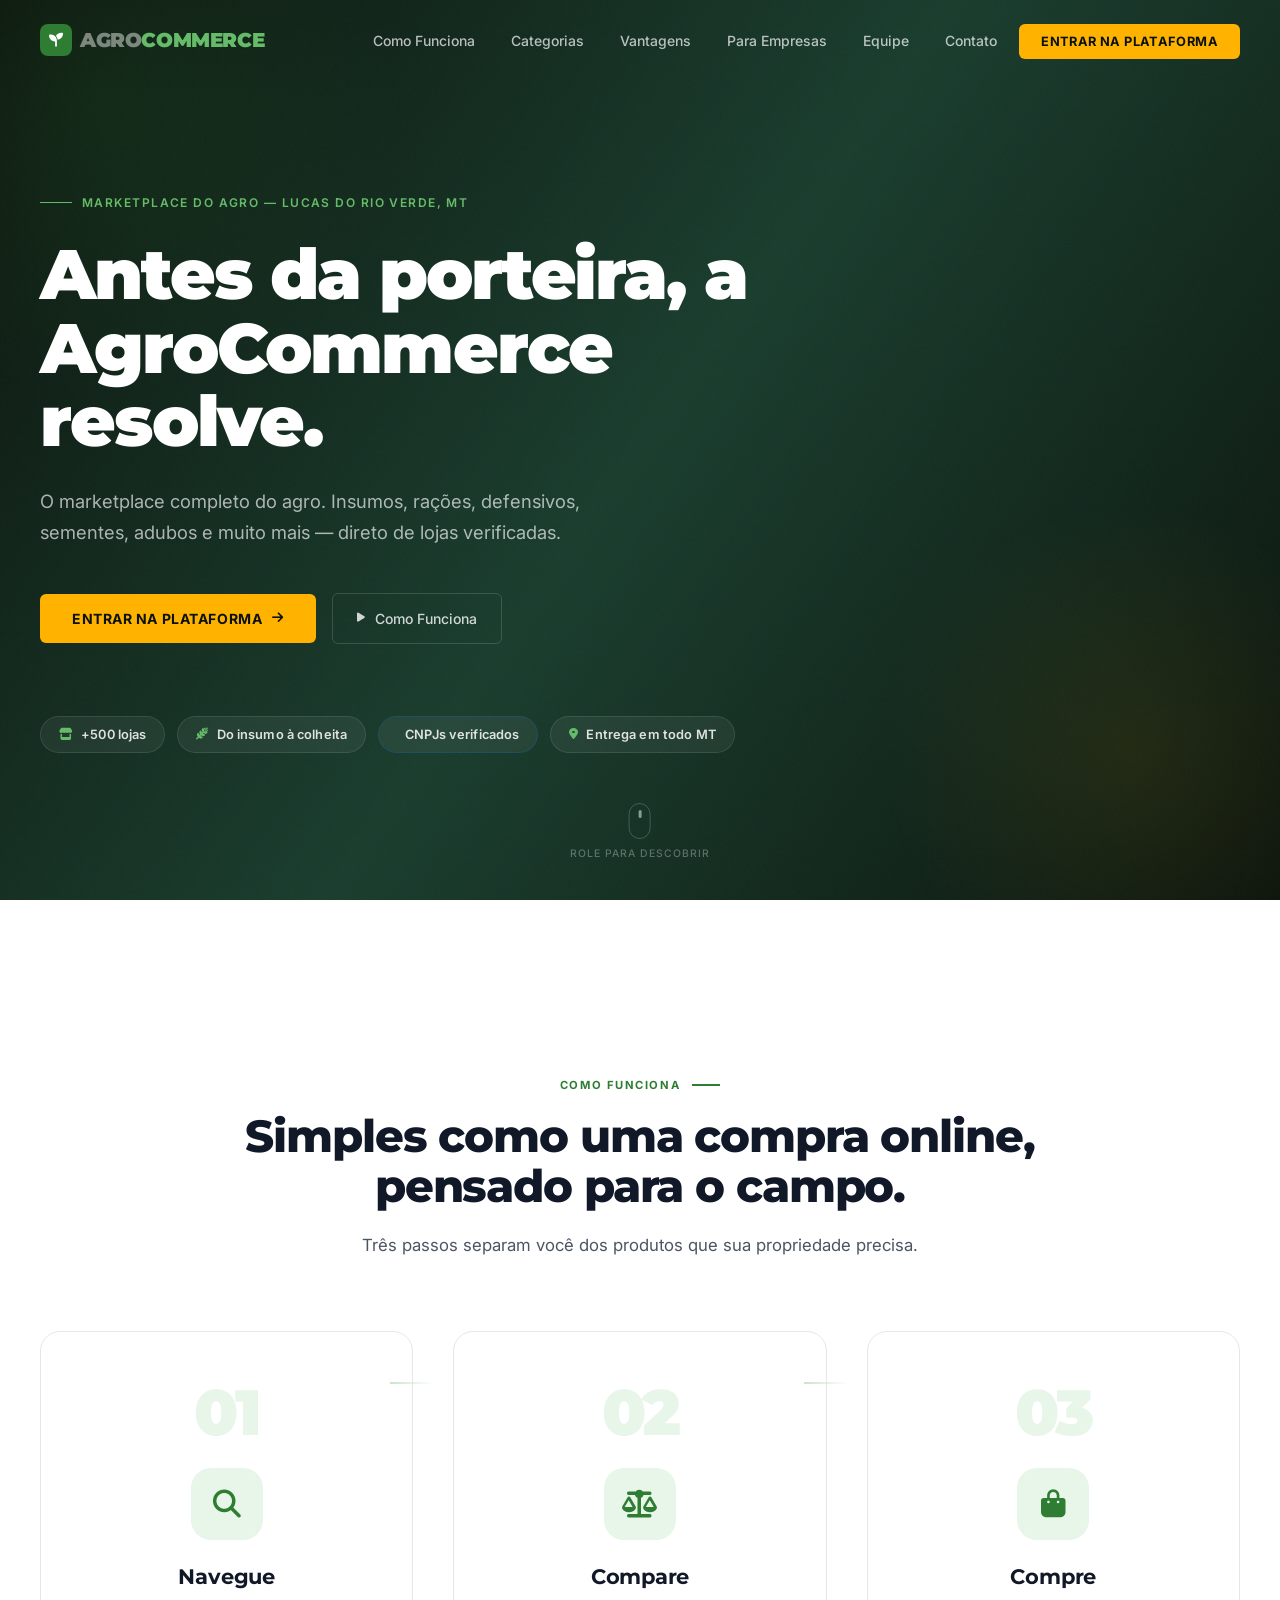
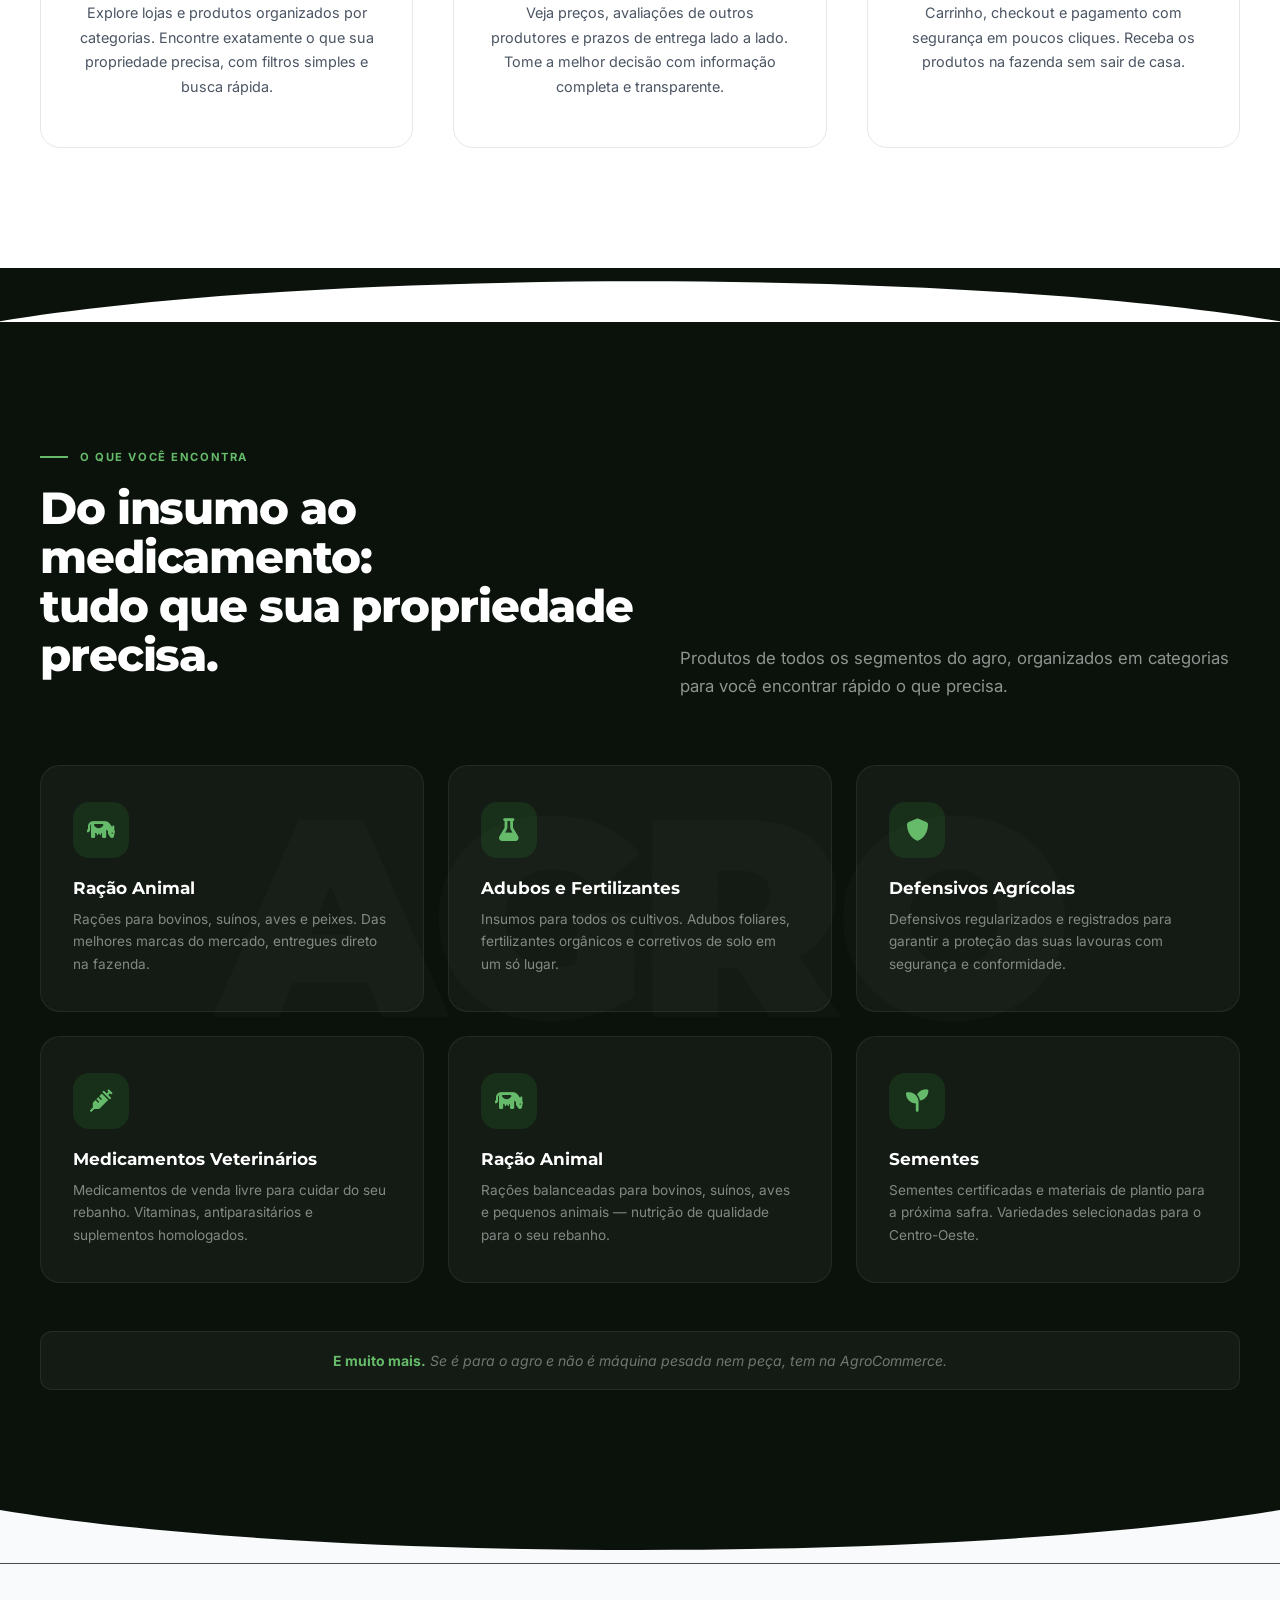
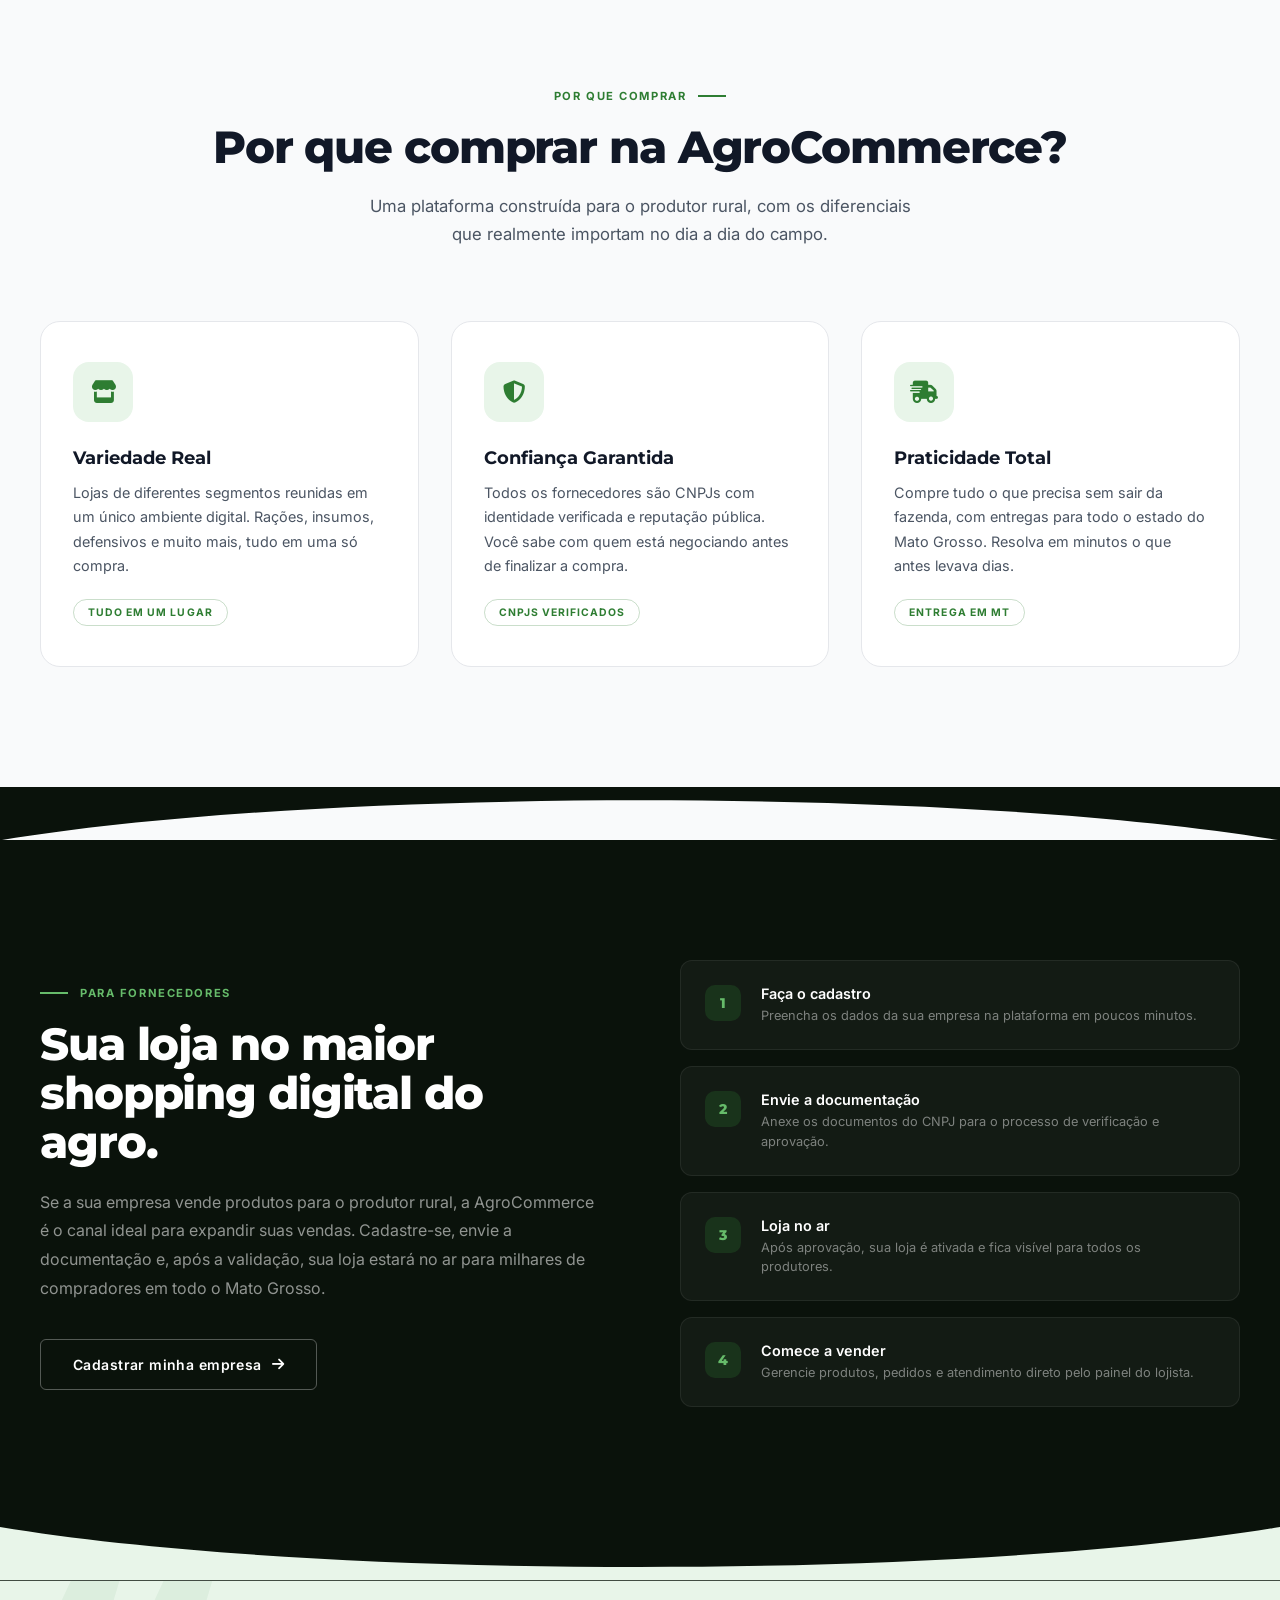
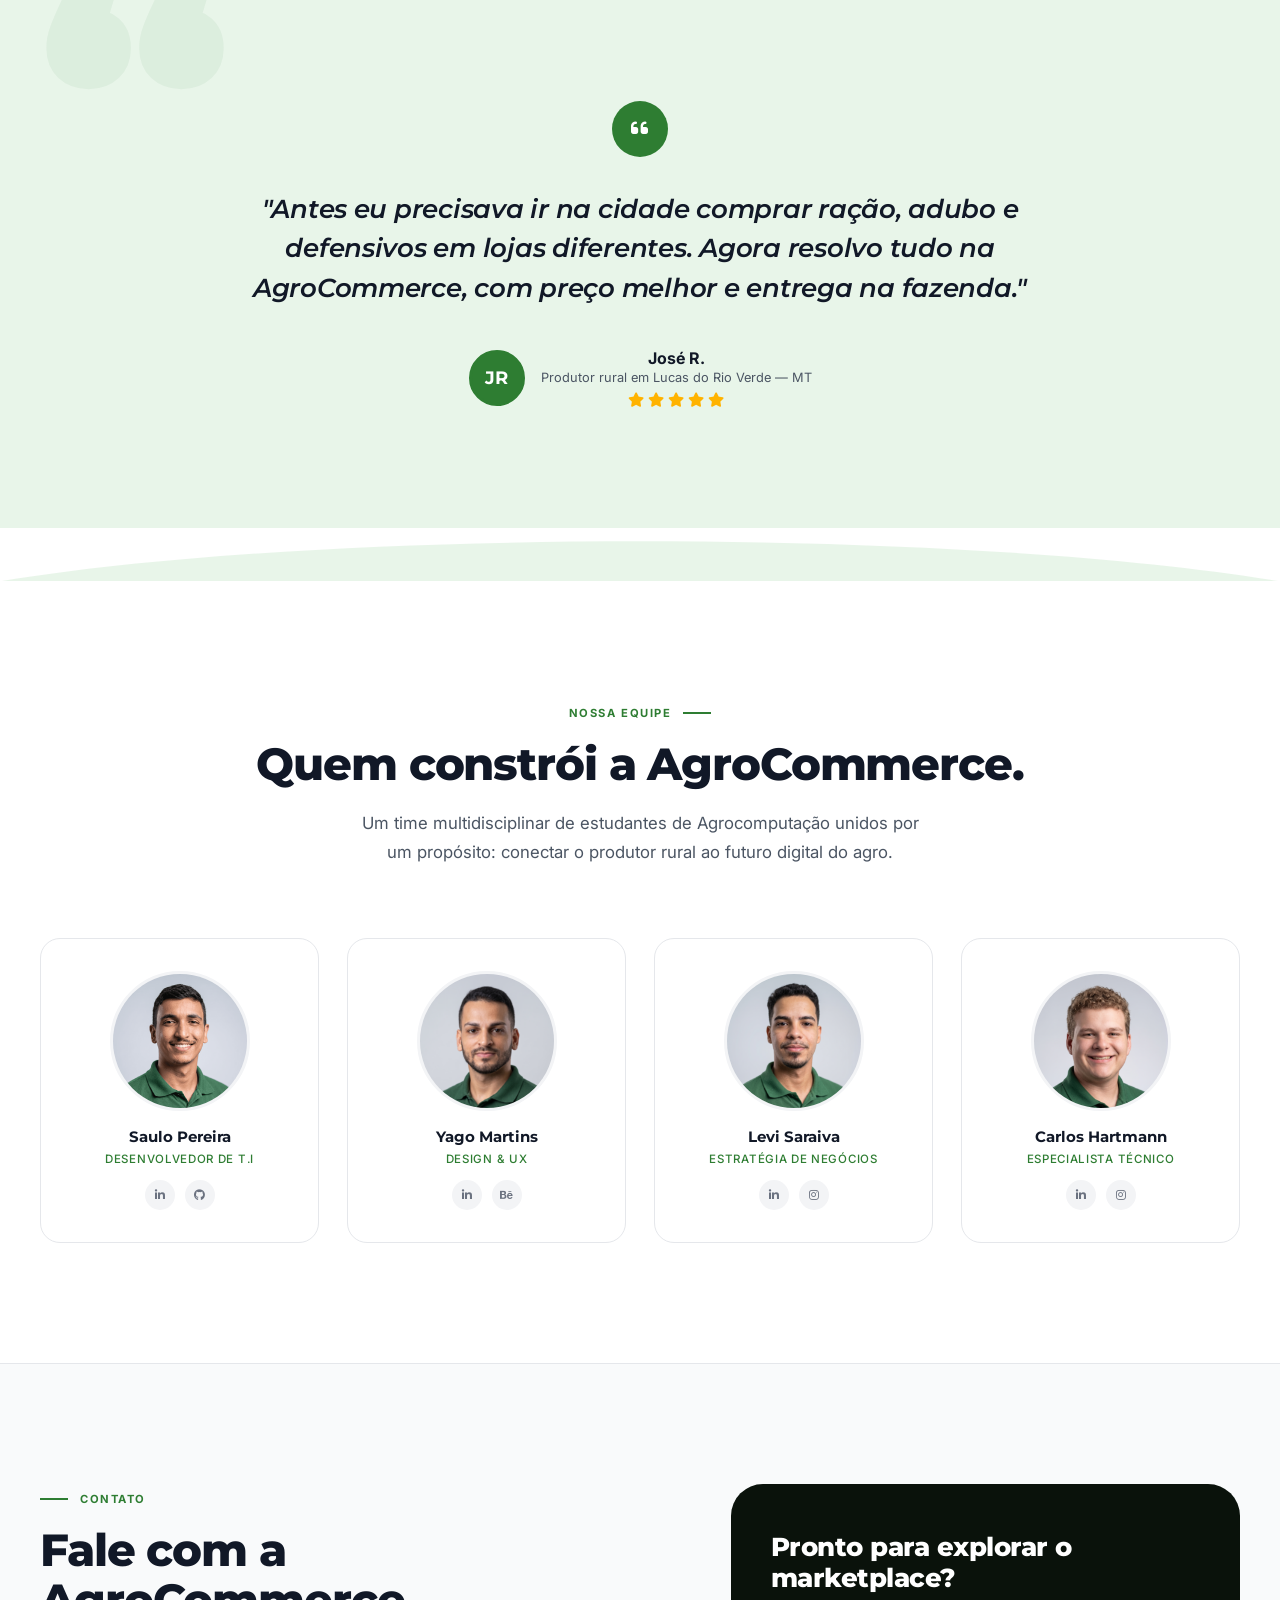
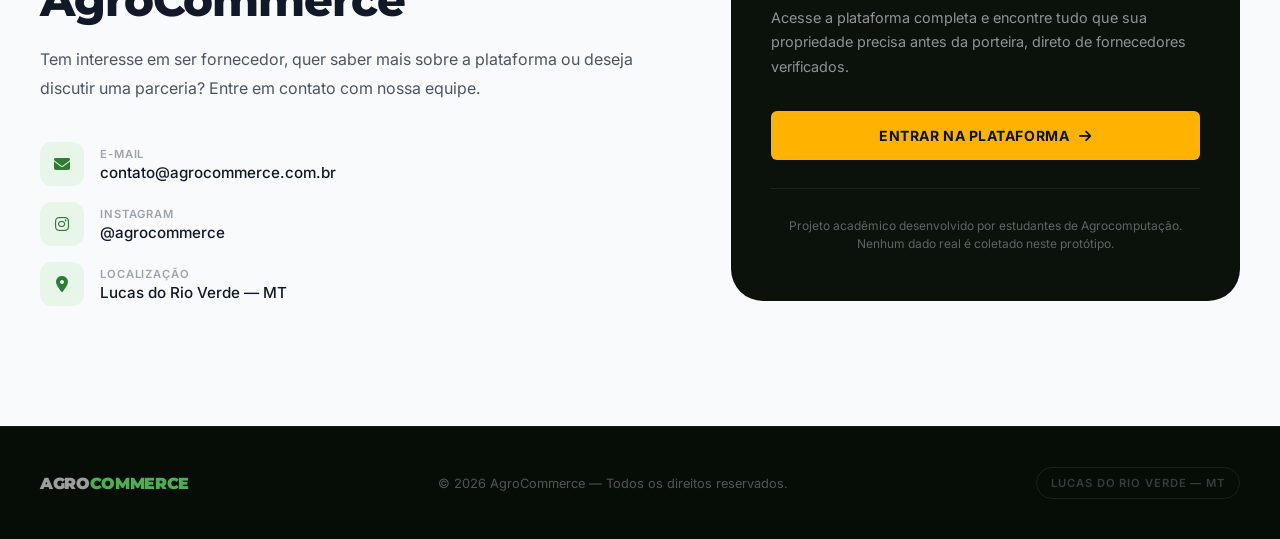
<file: index.html>
<!DOCTYPE html>
<html lang="pt-BR">
<head>
  <meta charset="UTF-8">
  <meta name="viewport" content="width=device-width, initial-scale=1.0">
  <meta name="description" content="AgroCommerce — O marketplace completo do agro. Insumos, rações, defensivos, medicamentos e muito mais, direto de fornecedores verificados. Antes da porteira, a AgroCommerce resolve.">
  <link rel="icon" type="image/svg+xml" href="marca.svg">
  <title>AgroCommerce — Antes da porteira, a AgroCommerce resolve.</title>

  <link rel="preconnect" href="https://fonts.googleapis.com">
  <link rel="preconnect" href="https://fonts.gstatic.com" crossorigin>
  <link href="https://fonts.googleapis.com/css2?family=Montserrat:wght@400;500;600;700;800;900&family=Inter:wght@300;400;500;600;700&display=swap" rel="stylesheet">
  <link rel="stylesheet" href="https://cdnjs.cloudflare.com/ajax/libs/font-awesome/6.5.0/css/all.min.css">

  <style>
    /* =============================================
       RESET & BASE
       ============================================= */
    *, *::before, *::after {
      margin: 0;
      padding: 0;
      box-sizing: border-box;
    }

    :root {
      --green-900: #1b4332;
      --green-800: #1f5c37;
      --green-700: #2E7D32;
      --green-500: #4CAF50;
      --green-400: #66BB6A;
      --green-100: #e8f5e9;
      --blue-800:  #1565C0;
      --blue-100:  #e3f0ff;
      --gold-500: #FFB300;
      --gold-400: #FFC107;
      --gold-300: #FFD54F;
      --dark-950: #060d07;
      --dark-900: #0a120b;
      --dark-800: #111a12;
      --white: #ffffff;
      --gray-50: #F9FAFB;
      --gray-100: #F3F4F6;
      --gray-200: #E5E7EB;
      --gray-500: #6B7280;
      --gray-700: #374151;
      --gray-900: #111827;
      --text-primary: #1F2937;
      --text-secondary: #4B5563;
      --text-muted: #9CA3AF;

      --font-display: 'Montserrat', sans-serif;
      --font-body: 'Inter', sans-serif;

      --radius-sm: 6px;
      --radius-md: 12px;
      --radius-lg: 20px;
      --radius-xl: 32px;

      --shadow-sm: 0 1px 3px rgba(0,0,0,.08), 0 1px 2px rgba(0,0,0,.05);
      --shadow-md: 0 4px 16px rgba(0,0,0,.10), 0 2px 6px rgba(0,0,0,.07);
      --shadow-lg: 0 10px 40px rgba(0,0,0,.14), 0 4px 12px rgba(0,0,0,.08);
      --shadow-xl: 0 24px 64px rgba(0,0,0,.18), 0 8px 24px rgba(0,0,0,.10);

      --ease-out-expo: cubic-bezier(0.16, 1, 0.3, 1);
      --ease-in-out: cubic-bezier(0.4, 0, 0.2, 1);
    }

    html {
      scroll-behavior: smooth;
      font-size: 16px;
      overflow-x: hidden;
    }

    body {
      font-family: var(--font-body);
      color: var(--text-primary);
      background: var(--white);
      overflow-x: hidden;
      -webkit-font-smoothing: antialiased;
      -moz-osx-font-smoothing: grayscale;
    }

    img {
      max-width: 100%;
      display: block;
    }

    a {
      text-decoration: none;
      color: inherit;
    }

    /* =============================================
       SCROLLBAR
       ============================================= */
    ::-webkit-scrollbar { width: 6px; }
    ::-webkit-scrollbar-track { background: var(--dark-900); }
    ::-webkit-scrollbar-thumb { background: var(--green-700); border-radius: 99px; }
    ::-webkit-scrollbar-thumb:hover { background: var(--green-500); }

    /* =============================================
       SCROLL PROGRESS
       ============================================= */
    .scroll-progress {
      position: fixed;
      top: 0; left: 0;
      width: 0%;
      height: 3px;
      background: linear-gradient(90deg, var(--green-700), var(--gold-500));
      z-index: 10000;
      transition: width 0.08s linear;
    }

    /* =============================================
       PAGE LOADER
       ============================================= */
    .loader {
      position: fixed;
      inset: 0;
      background: var(--dark-950);
      z-index: 9999;
      display: flex;
      align-items: center;
      justify-content: center;
      flex-direction: column;
      gap: 20px;
      transition: opacity 0.5s ease, visibility 0.5s ease;
    }

    .loader.hidden {
      opacity: 0;
      visibility: hidden;
    }

    .loader-logo {
      font-family: var(--font-display);
      font-size: 2rem;
      font-weight: 900;
      letter-spacing: -0.02em;
      color: rgba(255,255,255,.45);
    }

    .loader-logo span { color: var(--green-500); }

    .loader-bar {
      width: 200px;
      height: 2px;
      background: rgba(255,255,255,.1);
      border-radius: 99px;
      overflow: hidden;
    }

    .loader-bar-fill {
      height: 100%;
      background: linear-gradient(90deg, var(--green-700), var(--green-500));
      border-radius: 99px;
      animation: loadFill 1.2s var(--ease-out-expo) forwards;
    }

    @keyframes loadFill {
      from { width: 0%; }
      to   { width: 100%; }
    }

    /* =============================================
       NAVIGATION
       ============================================= */
    .nav {
      position: fixed;
      top: 0; left: 0; right: 0;
      z-index: 1000;
      padding: 24px 0;
      transition: padding 0.4s var(--ease-in-out), background 0.4s ease, box-shadow 0.4s ease;
    }

    .nav.scrolled {
      padding: 14px 0;
      background: rgba(6, 13, 7, 0.95);
      backdrop-filter: blur(20px);
      -webkit-backdrop-filter: blur(20px);
      box-shadow: 0 1px 0 rgba(255,255,255,.05);
    }

    .nav-inner {
      max-width: 1280px;
      margin: 0 auto;
      padding: 0 40px;
      display: flex;
      align-items: center;
      justify-content: space-between;
      gap: 32px;
    }

    .nav-logo {
      font-family: var(--font-display);
      font-size: 1.25rem;
      font-weight: 900;
      letter-spacing: -0.02em;
      color: var(--white);
      flex-shrink: 0;
      display: flex;
      align-items: center;
      gap: 8px;
    }

    .nav-logo-mark {
      width: 32px;
      height: 32px;
      background: var(--green-700);
      border-radius: 8px;
      display: flex;
      align-items: center;
      justify-content: center;
      font-size: 0.875rem;
      color: var(--white);
    }

    .logo-name { color: rgba(255,255,255,.45); }
    .logo-name > span { color: var(--green-400); }

    .nav-links {
      display: flex;
      align-items: center;
      gap: 8px;
      list-style: none;
    }

    .nav-links a {
      font-size: 0.875rem;
      font-weight: 500;
      color: rgba(255,255,255,.7);
      padding: 8px 14px;
      border-radius: var(--radius-sm);
      transition: color 0.2s ease, background 0.2s ease;
      position: relative;
    }

    .nav-links a::after {
      content: '';
      position: absolute;
      bottom: 4px; left: 14px; right: 14px;
      height: 1px;
      background: var(--green-500);
      transform: scaleX(0);
      transform-origin: left;
      transition: transform 0.3s var(--ease-out-expo);
    }

    .nav-links a:hover { color: var(--white); }
    .nav-links a:hover::after,
    .nav-links a.active::after { transform: scaleX(1); }
    .nav-links a.active { color: var(--white); }

    .nav-cta {
      background: var(--gold-500);
      color: var(--dark-900) !important;
      font-weight: 700 !important;
      padding: 10px 22px !important;
      border-radius: var(--radius-sm) !important;
      font-size: 0.8rem !important;
      letter-spacing: 0.03em;
      text-transform: uppercase;
      transition: background 0.2s ease, transform 0.2s ease, box-shadow 0.2s ease !important;
    }

    .nav-cta:hover {
      background: var(--gold-400) !important;
      transform: translateY(-1px) !important;
      box-shadow: 0 6px 20px rgba(255,179,0,.35) !important;
    }

    .nav-cta::after { display: none !important; }

    .nav-hamburger {
      display: none;
      flex-direction: column;
      gap: 5px;
      cursor: pointer;
      padding: 8px;
    }

    .nav-hamburger span {
      display: block;
      width: 24px;
      height: 2px;
      background: var(--white);
      border-radius: 99px;
      transition: transform 0.3s ease, opacity 0.3s ease;
    }

    .nav-hamburger.open span:nth-child(1) { transform: translateY(7px) rotate(45deg); }
    .nav-hamburger.open span:nth-child(2) { opacity: 0; }
    .nav-hamburger.open span:nth-child(3) { transform: translateY(-7px) rotate(-45deg); }

    .nav-mobile {
      display: none;
      position: fixed;
      inset: 0;
      background: var(--dark-950);
      z-index: 999;
      flex-direction: column;
      align-items: center;
      justify-content: center;
      gap: 16px;
      opacity: 0;
      pointer-events: none;
      transition: opacity 0.3s ease;
    }

    .nav-mobile.open { opacity: 1; pointer-events: all; }

    .nav-mobile a {
      font-family: var(--font-display);
      font-size: 2rem;
      font-weight: 700;
      color: var(--white);
      transition: color 0.2s ease;
    }

    .nav-mobile a:hover { color: var(--green-400); }

    .nav-mobile .nav-cta {
      margin-top: 16px;
      font-size: 1rem !important;
      padding: 14px 36px !important;
    }

    /* =============================================
       HERO
       ============================================= */
    .hero {
      position: relative;
      min-height: 100vh;
      display: flex;
      align-items: center;
      overflow: hidden;
      background: var(--dark-950);
    }

    .hero-bg {
      position: absolute;
      inset: 0;
      background-image: url('https://images.unsplash.com/photo-1500382017468-9049fed747ef?auto=format&fit=crop&w=1920&q=80');
      background-size: cover;
      background-position: center 40%;
      transform: scale(1.05);
      transition: transform 0.1s linear;
    }

    .hero-overlay {
      position: absolute;
      inset: 0;
      background: linear-gradient(
        125deg,
        rgba(10, 18, 11, 0.97) 0%,
        rgba(27, 67, 50, 0.88) 50%,
        rgba(10, 18, 11, 0.93) 100%
      );
    }

    .hero-grain {
      position: absolute;
      inset: 0;
      opacity: 0.035;
      background-image: url("data:image/svg+xml,%3Csvg viewBox='0 0 512 512' xmlns='http://www.w3.org/2000/svg'%3E%3Cfilter id='noise'%3E%3CfeTurbulence type='fractalNoise' baseFrequency='0.65' numOctaves='3' stitchTiles='stitch'/%3E%3C/filter%3E%3Crect width='100%25' height='100%25' filter='url(%23noise)'/%3E%3C/svg%3E");
      background-repeat: repeat;
      background-size: 200px;
    }

    .hero-glow {
      position: absolute;
      top: -200px; left: -200px;
      width: 600px; height: 600px;
      background: radial-gradient(circle, rgba(46, 125, 50, 0.15) 0%, transparent 70%);
      pointer-events: none;
    }

    .hero-glow-2 {
      position: absolute;
      bottom: -100px; right: -100px;
      width: 500px; height: 500px;
      background: radial-gradient(circle, rgba(255, 179, 0, 0.08) 0%, transparent 70%);
      pointer-events: none;
    }

    .hero-inner {
      position: relative;
      z-index: 1;
      max-width: 1280px;
      margin: 0 auto;
      padding: 140px 40px 100px;
      width: 100%;
    }

    .hero-eyebrow {
      display: inline-flex;
      align-items: center;
      gap: 10px;
      font-size: 0.75rem;
      font-weight: 600;
      letter-spacing: 0.12em;
      text-transform: uppercase;
      color: var(--green-400);
      margin-bottom: 28px;
      opacity: 0;
      animation: fadeInUp 0.8s var(--ease-out-expo) 0.2s forwards;
    }

    .hero-eyebrow-line {
      width: 32px;
      height: 1px;
      background: var(--green-400);
    }

    .hero-title {
      font-family: var(--font-display);
      font-size: clamp(2.6rem, 5.5vw, 5rem);
      font-weight: 900;
      line-height: 1.04;
      letter-spacing: -0.03em;
      color: var(--white);
      max-width: 860px;
      margin-bottom: 28px;
    }

    .hero-title .word {
      display: inline-block;
      opacity: 0;
      transform: translateY(60px);
      animation: wordReveal 0.9s var(--ease-out-expo) forwards;
    }

    .hero-title .highlight { color: var(--green-400); }
    .hero-title .gold      { color: var(--gold-400); }

    .hero-subtitle {
      font-size: clamp(1rem, 1.5vw, 1.15rem);
      font-weight: 400;
      color: rgba(255,255,255,.65);
      line-height: 1.7;
      max-width: 580px;
      margin-bottom: 44px;
      opacity: 0;
      animation: fadeInUp 0.8s var(--ease-out-expo) 0.7s forwards;
    }

    .hero-actions {
      display: flex;
      align-items: center;
      gap: 16px;
      flex-wrap: wrap;
      margin-bottom: 72px;
      opacity: 0;
      animation: fadeInUp 0.8s var(--ease-out-expo) 0.9s forwards;
    }

    .btn-primary {
      display: inline-flex;
      align-items: center;
      gap: 10px;
      background: var(--gold-500);
      color: var(--dark-900);
      font-family: var(--font-body);
      font-size: 0.875rem;
      font-weight: 700;
      letter-spacing: 0.04em;
      text-transform: uppercase;
      padding: 16px 32px;
      border-radius: var(--radius-sm);
      border: none;
      cursor: pointer;
      transition: background 0.25s ease, transform 0.25s ease, box-shadow 0.25s ease;
      position: relative;
      overflow: hidden;
    }

    .btn-primary::before {
      content: '';
      position: absolute;
      inset: 0;
      background: linear-gradient(135deg, rgba(255,255,255,.2) 0%, transparent 60%);
      opacity: 0;
      transition: opacity 0.3s ease;
    }

    .btn-primary:hover {
      background: var(--gold-400);
      transform: translateY(-2px);
      box-shadow: 0 12px 32px rgba(255,179,0,.4);
    }

    .btn-primary:hover::before { opacity: 1; }

    .btn-primary i {
      font-size: 0.8rem;
      transition: transform 0.3s var(--ease-out-expo);
    }

    .btn-primary:hover i { transform: translateX(4px); }

    .btn-secondary {
      display: inline-flex;
      align-items: center;
      gap: 10px;
      background: transparent;
      color: rgba(255,255,255,.8);
      font-family: var(--font-body);
      font-size: 0.875rem;
      font-weight: 500;
      padding: 16px 24px;
      border-radius: var(--radius-sm);
      border: 1px solid rgba(255,255,255,.15);
      cursor: pointer;
      transition: border-color 0.25s ease, color 0.25s ease, background 0.25s ease;
    }

    .btn-secondary:hover {
      border-color: rgba(255,255,255,.4);
      color: var(--white);
      background: rgba(255,255,255,.05);
    }

    /* Hero badges row */
    .hero-badges {
      display: flex;
      align-items: center;
      gap: 12px;
      flex-wrap: wrap;
      opacity: 0;
      animation: fadeInUp 0.8s var(--ease-out-expo) 1.1s forwards;
    }

    .hero-badge {
      display: inline-flex;
      align-items: center;
      gap: 8px;
      padding: 10px 18px;
      background: rgba(255,255,255,.06);
      border: 1px solid rgba(255,255,255,.1);
      border-radius: 99px;
      font-size: 0.8rem;
      font-weight: 600;
      color: rgba(255,255,255,.85);
      letter-spacing: 0.01em;
      transition: background 0.2s ease;
    }

    .hero-badge:hover { background: rgba(255,255,255,.1); }

    .hero-badge i {
      color: var(--green-400);
      font-size: 0.75rem;
    }

    .hero-badge.verified i { color: var(--blue-800); }
    .hero-badge.verified { border-color: rgba(21,101,192,.3); }

    .hero-scroll-hint {
      position: absolute;
      bottom: 40px;
      left: 50%;
      transform: translateX(-50%);
      display: flex;
      flex-direction: column;
      align-items: center;
      gap: 8px;
      opacity: 0;
      animation: fadeIn 0.8s ease 1.5s forwards;
    }

    .hero-scroll-hint span {
      font-size: 0.65rem;
      font-weight: 500;
      letter-spacing: 0.1em;
      text-transform: uppercase;
      color: rgba(255,255,255,.3);
    }

    .scroll-mouse {
      width: 22px;
      height: 36px;
      border: 1.5px solid rgba(255,255,255,.2);
      border-radius: 99px;
      display: flex;
      align-items: flex-start;
      justify-content: center;
      padding-top: 6px;
    }

    .scroll-mouse-dot {
      width: 3px;
      height: 8px;
      background: rgba(255,255,255,.5);
      border-radius: 99px;
      animation: scrollDot 1.8s ease infinite;
    }

    @keyframes scrollDot {
      0%   { transform: translateY(0); opacity: 1; }
      80%  { transform: translateY(12px); opacity: 0; }
      100% { transform: translateY(0); opacity: 0; }
    }

    /* =============================================
       SECTION SHARED STYLES
       ============================================= */
    .section { padding: 120px 0; }

    .section-inner {
      max-width: 1280px;
      margin: 0 auto;
      padding: 0 40px;
    }

    .section-eyebrow {
      display: inline-flex;
      align-items: center;
      gap: 12px;
      font-size: 0.7rem;
      font-weight: 700;
      letter-spacing: 0.14em;
      text-transform: uppercase;
      color: var(--green-700);
      margin-bottom: 20px;
    }

    .section-eyebrow::before {
      content: '';
      width: 28px;
      height: 2px;
      background: var(--green-700);
      flex-shrink: 0;
    }

    .section-title {
      font-family: var(--font-display);
      font-size: clamp(2rem, 3.5vw, 3rem);
      font-weight: 800;
      letter-spacing: -0.025em;
      line-height: 1.1;
      color: var(--gray-900);
      margin-bottom: 20px;
    }

    .section-subtitle {
      font-size: 1.05rem;
      color: var(--text-secondary);
      line-height: 1.7;
      max-width: 560px;
    }

    .section-header-centered {
      text-align: center;
      margin-bottom: 72px;
    }

    .section-header-centered .section-eyebrow {
      justify-content: center;
    }

    .section-header-centered .section-eyebrow::before { display: none; }

    .section-header-centered .section-eyebrow::after {
      content: '';
      width: 28px;
      height: 2px;
      background: var(--green-700);
      flex-shrink: 0;
    }

    .section-header-centered .section-subtitle {
      margin: 0 auto;
    }

    /* =============================================
       REVEAL ANIMATIONS
       ============================================= */
    .reveal {
      opacity: 0;
      transform: translateY(40px);
      transition: opacity 0.8s var(--ease-out-expo), transform 0.8s var(--ease-out-expo);
    }

    .reveal.visible { opacity: 1; transform: translateY(0); }

    .reveal-left {
      opacity: 0;
      transform: translateX(-40px);
      transition: opacity 0.8s var(--ease-out-expo), transform 0.8s var(--ease-out-expo);
    }

    .reveal-left.visible { opacity: 1; transform: translateX(0); }

    .reveal-right {
      opacity: 0;
      transform: translateX(40px);
      transition: opacity 0.8s var(--ease-out-expo), transform 0.8s var(--ease-out-expo);
    }

    .reveal-right.visible { opacity: 1; transform: translateX(0); }

    .stagger-1 { transition-delay: 0.1s; }
    .stagger-2 { transition-delay: 0.2s; }
    .stagger-3 { transition-delay: 0.3s; }
    .stagger-4 { transition-delay: 0.4s; }
    .stagger-5 { transition-delay: 0.5s; }

    /* =============================================
       WAVE DIVIDER
       ============================================= */
    .wave-divider {
      line-height: 0;
      overflow: hidden;
    }

    .wave-divider svg {
      display: block;
      width: 100%;
    }

    /* =============================================
       COMO FUNCIONA
       ============================================= */
    .como-funciona {
      background: var(--white);
    }

    .como-funciona-steps {
      display: grid;
      grid-template-columns: repeat(3, 1fr);
      gap: 40px;
      margin-top: 64px;
    }

    .step-card {
      text-align: center;
      padding: 48px 32px;
      border-radius: var(--radius-lg);
      border: 1px solid var(--gray-200);
      background: var(--white);
      position: relative;
      transition: border-color 0.3s ease, box-shadow 0.4s ease, transform 0.4s var(--ease-out-expo);
    }

    .step-card:hover {
      border-color: var(--green-400);
      box-shadow: 0 12px 40px rgba(46, 125, 50, .12);
      transform: translateY(-6px);
    }

    .step-connector {
      position: absolute;
      top: 50px;
      right: -22px;
      width: 44px;
      height: 2px;
      background: linear-gradient(90deg, var(--green-200, #c8e6c9), transparent);
      z-index: 1;
    }

    .step-number {
      font-family: var(--font-display);
      font-size: 4rem;
      font-weight: 900;
      color: var(--green-100);
      line-height: 1;
      margin-bottom: 24px;
      letter-spacing: -0.04em;
    }

    .step-icon-wrap {
      width: 72px;
      height: 72px;
      background: var(--green-100);
      border-radius: 20px;
      display: flex;
      align-items: center;
      justify-content: center;
      font-size: 1.75rem;
      color: var(--green-700);
      margin: 0 auto 24px;
      transition: background 0.3s ease, transform 0.3s ease;
    }

    .step-card:hover .step-icon-wrap {
      background: var(--green-700);
      color: var(--white);
      transform: scale(1.08);
    }

    .step-title {
      font-family: var(--font-display);
      font-size: 1.3rem;
      font-weight: 700;
      color: var(--gray-900);
      margin-bottom: 12px;
      letter-spacing: -0.01em;
    }

    .step-text {
      font-size: 0.9rem;
      color: var(--text-secondary);
      line-height: 1.7;
    }

    /* =============================================
       CATEGORIAS
       ============================================= */
    .categorias {
      background: var(--dark-900);
      position: relative;
      overflow: hidden;
    }

    .categorias::before {
      content: 'AGRO';
      position: absolute;
      top: 50%; left: 50%;
      transform: translate(-50%, -50%);
      font-family: var(--font-display);
      font-size: 22vw;
      font-weight: 900;
      color: rgba(255,255,255,.015);
      letter-spacing: -0.04em;
      pointer-events: none;
      user-select: none;
      white-space: nowrap;
    }

    .categorias .section-eyebrow { color: var(--green-400); }
    .categorias .section-eyebrow::before { background: var(--green-400); }
    .categorias .section-title { color: var(--white); }
    .categorias .section-subtitle { color: rgba(255,255,255,.55); }

    .categorias-header {
      display: flex;
      justify-content: space-between;
      align-items: flex-end;
      gap: 40px;
      margin-bottom: 64px;
    }

    .categorias-grid {
      display: grid;
      grid-template-columns: repeat(3, 1fr);
      gap: 24px;
    }

    .categoria-card {
      background: rgba(255,255,255,.04);
      border: 1px solid rgba(255,255,255,.07);
      border-radius: var(--radius-lg);
      padding: 36px 32px;
      position: relative;
      overflow: hidden;
      transition: background 0.3s ease, border-color 0.3s ease, transform 0.4s var(--ease-out-expo);
      cursor: default;
    }

    .categoria-card::before {
      content: '';
      position: absolute;
      top: 0; left: 0; right: 0;
      height: 3px;
      background: linear-gradient(90deg, var(--green-700), var(--green-400));
      transform: scaleX(0);
      transform-origin: left;
      transition: transform 0.4s var(--ease-out-expo);
    }

    .categoria-card:hover {
      background: rgba(255,255,255,.07);
      border-color: rgba(255,255,255,.15);
      transform: translateY(-8px);
    }

    .categoria-card:hover::before { transform: scaleX(1); }

    .categoria-icon {
      width: 56px;
      height: 56px;
      background: rgba(46, 125, 50, .2);
      border-radius: 16px;
      display: flex;
      align-items: center;
      justify-content: center;
      font-size: 1.4rem;
      color: var(--green-400);
      margin-bottom: 20px;
      transition: background 0.3s ease, transform 0.3s ease;
    }

    .categoria-card:hover .categoria-icon {
      background: rgba(46, 125, 50, .38);
      transform: scale(1.1);
    }

    .categoria-title {
      font-family: var(--font-display);
      font-size: 1.05rem;
      font-weight: 700;
      color: var(--white);
      margin-bottom: 10px;
    }

    .categoria-text {
      font-size: 0.85rem;
      color: rgba(255,255,255,.48);
      line-height: 1.65;
    }

    .categorias-note {
      margin-top: 48px;
      text-align: center;
      padding: 20px 32px;
      background: rgba(255,255,255,.04);
      border: 1px solid rgba(255,255,255,.08);
      border-radius: var(--radius-md);
      font-size: 0.875rem;
      color: rgba(255,255,255,.4);
      font-style: italic;
    }

    .categorias-note strong {
      color: var(--green-400);
      font-style: normal;
    }

    /* =============================================
       VANTAGENS
       ============================================= */
    .vantagens {
      background: var(--gray-50);
    }

    .vantagens-grid {
      display: grid;
      grid-template-columns: repeat(3, 1fr);
      gap: 32px;
      margin-top: 64px;
    }

    .vantagem-card {
      background: var(--white);
      border: 1px solid var(--gray-200);
      border-radius: var(--radius-lg);
      padding: 40px 32px;
      transition: border-color 0.3s ease, box-shadow 0.4s ease, transform 0.4s var(--ease-out-expo);
    }

    .vantagem-card:hover {
      border-color: var(--green-400);
      box-shadow: 0 12px 40px rgba(46, 125, 50, .1);
      transform: translateY(-6px);
    }

    .vantagem-icon {
      width: 60px;
      height: 60px;
      background: var(--green-100);
      border-radius: 16px;
      display: flex;
      align-items: center;
      justify-content: center;
      font-size: 1.4rem;
      color: var(--green-700);
      margin-bottom: 24px;
      transition: background 0.3s ease, color 0.3s ease;
    }

    .vantagem-card:hover .vantagem-icon {
      background: var(--green-700);
      color: var(--white);
    }

    .vantagem-title {
      font-family: var(--font-display);
      font-size: 1.15rem;
      font-weight: 700;
      color: var(--gray-900);
      margin-bottom: 12px;
    }

    .vantagem-text {
      font-size: 0.9rem;
      color: var(--text-secondary);
      line-height: 1.7;
    }

    .vantagem-tag {
      display: inline-block;
      margin-top: 20px;
      font-size: 0.65rem;
      font-weight: 700;
      letter-spacing: 0.1em;
      text-transform: uppercase;
      color: var(--green-700);
      padding: 6px 14px;
      border: 1px solid rgba(46, 125, 50, .25);
      border-radius: 99px;
    }

    /* =============================================
       PARA EMPRESAS
       ============================================= */
    .para-empresas {
      background: var(--dark-900);
      position: relative;
      overflow: hidden;
    }

    .para-empresas-inner {
      display: grid;
      grid-template-columns: 1fr 1fr;
      gap: 80px;
      align-items: center;
    }

    .para-empresas .section-eyebrow { color: var(--green-400); }
    .para-empresas .section-eyebrow::before { background: var(--green-400); }
    .para-empresas .section-title { color: var(--white); }

    .para-empresas-text {
      font-size: 1rem;
      color: rgba(255,255,255,.55);
      line-height: 1.8;
      margin-bottom: 36px;
    }

    .btn-empresas {
      display: inline-flex;
      align-items: center;
      gap: 10px;
      background: transparent;
      color: var(--white);
      font-size: 0.875rem;
      font-weight: 600;
      padding: 16px 32px;
      border-radius: var(--radius-sm);
      border: 1.5px solid rgba(255,255,255,.3);
      cursor: pointer;
      transition: border-color 0.3s ease, background 0.3s ease, transform 0.3s ease;
      letter-spacing: 0.03em;
    }

    .btn-empresas:hover {
      border-color: var(--green-400);
      background: rgba(76, 175, 80, .1);
      transform: translateY(-2px);
    }

    .btn-empresas i { transition: transform 0.3s var(--ease-out-expo); }
    .btn-empresas:hover i { transform: translateX(4px); }

    .para-empresas-cards {
      display: flex;
      flex-direction: column;
      gap: 16px;
    }

    .empresa-step {
      display: flex;
      gap: 20px;
      align-items: flex-start;
      padding: 24px;
      background: rgba(255,255,255,.04);
      border: 1px solid rgba(255,255,255,.07);
      border-radius: var(--radius-md);
      transition: background 0.3s ease, border-color 0.3s ease;
    }

    .empresa-step:hover {
      background: rgba(255,255,255,.07);
      border-color: rgba(76, 175, 80, .3);
    }

    .empresa-step-num {
      width: 36px;
      height: 36px;
      background: rgba(46, 125, 50, .25);
      border-radius: 10px;
      display: flex;
      align-items: center;
      justify-content: center;
      font-family: var(--font-display);
      font-size: 0.85rem;
      font-weight: 800;
      color: var(--green-400);
      flex-shrink: 0;
    }

    .empresa-step-title {
      font-size: 0.9rem;
      font-weight: 600;
      color: var(--white);
      margin-bottom: 4px;
    }

    .empresa-step-text {
      font-size: 0.8rem;
      color: rgba(255,255,255,.45);
      line-height: 1.5;
    }

    /* =============================================
       DEPOIMENTO
       ============================================= */
    .depoimento {
      background: var(--green-100);
      position: relative;
      overflow: hidden;
    }

    .depoimento::before {
      content: '\201C';
      position: absolute;
      top: -60px;
      left: 40px;
      font-family: var(--font-display);
      font-size: 20rem;
      font-weight: 900;
      color: rgba(46, 125, 50, .06);
      line-height: 1;
      pointer-events: none;
      user-select: none;
    }

    .depoimento-inner {
      max-width: 860px;
      margin: 0 auto;
      text-align: center;
    }

    .depoimento-icon {
      width: 56px;
      height: 56px;
      background: var(--green-700);
      border-radius: 50%;
      display: flex;
      align-items: center;
      justify-content: center;
      color: var(--white);
      font-size: 1.2rem;
      margin: 0 auto 32px;
    }

    .depoimento-quote {
      font-family: var(--font-display);
      font-size: clamp(1.2rem, 2.5vw, 1.6rem);
      font-weight: 600;
      color: var(--gray-900);
      line-height: 1.55;
      letter-spacing: -0.01em;
      margin-bottom: 40px;
      font-style: italic;
    }

    .depoimento-author {
      display: flex;
      align-items: center;
      gap: 16px;
      justify-content: center;
    }

    .depoimento-avatar {
      width: 56px;
      height: 56px;
      border-radius: 50%;
      background: var(--green-700);
      display: flex;
      align-items: center;
      justify-content: center;
      color: var(--white);
      font-family: var(--font-display);
      font-size: 1.1rem;
      font-weight: 700;
      flex-shrink: 0;
      border: 3px solid var(--green-700);
      overflow: hidden;
    }

    .depoimento-avatar img {
      width: 100%;
      height: 100%;
      object-fit: cover;
    }

    .depoimento-name {
      font-weight: 700;
      font-size: 1rem;
      color: var(--gray-900);
    }

    .depoimento-location {
      font-size: 0.8rem;
      color: var(--text-secondary);
      margin-top: 2px;
    }

    .depoimento-stars {
      color: var(--gold-500);
      font-size: 0.9rem;
      margin-top: 6px;
    }

    /* =============================================
       EQUIPE
       ============================================= */
    .equipe { background: var(--white); }

    .equipe-grid {
      display: grid;
      grid-template-columns: repeat(4, 1fr);
      gap: 28px;
    }

    .equipe-card {
      text-align: center;
      padding: 32px 20px;
      border-radius: var(--radius-lg);
      border: 1px solid var(--gray-200);
      background: var(--white);
      transition: border-color 0.3s ease, box-shadow 0.3s ease, transform 0.4s var(--ease-out-expo);
    }

    .equipe-card:hover {
      border-color: var(--green-400);
      box-shadow: 0 12px 40px rgba(46, 125, 50, .12);
      transform: translateY(-6px);
    }

    .equipe-avatar {
      width: 140px;
      height: 140px;
      border-radius: 50%;
      object-fit: cover;
      object-position: center top;
      margin: 0 auto 16px;
      border: 3px solid var(--gray-100);
      display: block;
      background: var(--gray-100);
      transition: border-color 0.3s ease;
      image-rendering: auto;
      transform: translateZ(0);
    }

    .equipe-card:hover .equipe-avatar { border-color: var(--green-400); }

    .equipe-name {
      font-family: var(--font-display);
      font-size: 0.95rem;
      font-weight: 700;
      color: var(--gray-900);
      margin-bottom: 6px;
    }

    .equipe-role {
      font-size: 0.72rem;
      font-weight: 500;
      color: var(--green-700);
      letter-spacing: 0.06em;
      text-transform: uppercase;
      margin-bottom: 14px;
    }

    .equipe-social {
      display: flex;
      justify-content: center;
      gap: 10px;
    }

    .equipe-social a {
      width: 30px;
      height: 30px;
      border-radius: 50%;
      background: var(--gray-100);
      display: flex;
      align-items: center;
      justify-content: center;
      font-size: 0.7rem;
      color: var(--gray-500);
      transition: background 0.2s ease, color 0.2s ease;
    }

    .equipe-social a:hover {
      background: var(--green-700);
      color: var(--white);
    }

    /* =============================================
       CONTATO
       ============================================= */
    .contato {
      background: var(--gray-50);
      border-top: 1px solid var(--gray-200);
    }

    .contato-grid {
      display: grid;
      grid-template-columns: 1.2fr 1fr;
      gap: 80px;
      align-items: start;
    }

    .contato-text {
      font-size: 1rem;
      color: var(--text-secondary);
      line-height: 1.8;
      margin-bottom: 40px;
    }

    .contato-items {
      display: flex;
      flex-direction: column;
      gap: 16px;
    }

    .contato-item {
      display: flex;
      align-items: center;
      gap: 16px;
    }

    .contato-item-icon {
      width: 44px;
      height: 44px;
      background: var(--green-100);
      border-radius: 12px;
      display: flex;
      align-items: center;
      justify-content: center;
      color: var(--green-700);
      font-size: 1rem;
      flex-shrink: 0;
    }

    .contato-item-label {
      font-size: 0.7rem;
      font-weight: 600;
      letter-spacing: 0.08em;
      text-transform: uppercase;
      color: var(--text-muted);
      margin-bottom: 2px;
    }

    .contato-item-value {
      font-size: 0.95rem;
      color: var(--gray-900);
      font-weight: 500;
    }

    .contato-right {
      background: var(--dark-900);
      border-radius: var(--radius-xl);
      padding: 48px 40px;
      color: var(--white);
    }

    .contato-cta-title {
      font-family: var(--font-display);
      font-size: 1.6rem;
      font-weight: 800;
      letter-spacing: -0.02em;
      line-height: 1.2;
      color: var(--white);
      margin-bottom: 12px;
    }

    .contato-cta-text {
      font-size: 0.9rem;
      color: rgba(255,255,255,.55);
      line-height: 1.7;
      margin-bottom: 32px;
    }

    .contato-cta-btn {
      display: inline-flex;
      align-items: center;
      gap: 10px;
      background: var(--gold-500);
      color: var(--dark-900);
      font-size: 0.875rem;
      font-weight: 700;
      letter-spacing: 0.04em;
      text-transform: uppercase;
      padding: 16px 32px;
      border-radius: var(--radius-sm);
      transition: background 0.25s ease, transform 0.25s ease, box-shadow 0.25s ease;
      width: 100%;
      justify-content: center;
    }

    .contato-cta-btn:hover {
      background: var(--gold-400);
      transform: translateY(-2px);
      box-shadow: 0 12px 32px rgba(255,179,0,.35);
    }

    .contato-cta-btn i { transition: transform 0.3s var(--ease-out-expo); }
    .contato-cta-btn:hover i { transform: translateX(4px); }

    .contato-cta-divider {
      height: 1px;
      background: rgba(255,255,255,.08);
      margin: 28px 0;
    }

    .contato-cta-note {
      font-size: 0.75rem;
      color: rgba(255,255,255,.35);
      text-align: center;
      line-height: 1.5;
    }

    /* =============================================
       FOOTER
       ============================================= */
    .footer {
      background: var(--dark-950);
      padding: 40px 0;
      border-top: 1px solid rgba(255,255,255,.05);
    }

    .footer-inner {
      max-width: 1280px;
      margin: 0 auto;
      padding: 0 40px;
      display: flex;
      align-items: center;
      justify-content: space-between;
      gap: 24px;
    }

    .footer-logo {
      font-family: var(--font-display);
      font-size: 1rem;
      font-weight: 900;
      color: rgba(255,255,255,.6);
      letter-spacing: -0.02em;
    }

    .footer-logo span { color: var(--green-500); }

    .footer-copy {
      font-size: 0.8rem;
      color: rgba(255,255,255,.3);
      text-align: center;
    }

    .footer-badge {
      font-size: 0.7rem;
      font-weight: 600;
      letter-spacing: 0.08em;
      text-transform: uppercase;
      color: rgba(255,255,255,.2);
      border: 1px solid rgba(255,255,255,.08);
      padding: 8px 14px;
      border-radius: 99px;
    }

    /* =============================================
       MOBILE FAB
       ============================================= */
    .fab {
      position: fixed;
      bottom: calc(24px + env(safe-area-inset-bottom, 0px)); right: 24px;
      z-index: 500;
      display: none;
      align-items: center;
      gap: 10px;
      background: var(--gold-500);
      color: var(--dark-900);
      font-family: var(--font-body);
      font-size: 0.8rem;
      font-weight: 700;
      letter-spacing: 0.04em;
      text-transform: uppercase;
      padding: 14px 24px;
      border-radius: 99px;
      border: none;
      cursor: pointer;
      box-shadow: 0 8px 24px rgba(255,179,0,.45);
      transition: transform 0.25s ease, box-shadow 0.25s ease;
      text-decoration: none;
    }

    .fab:hover {
      transform: translateY(-2px) scale(1.02);
      box-shadow: 0 12px 32px rgba(255,179,0,.55);
    }

    /* =============================================
       BACK TO TOP
       ============================================= */
    .back-to-top {
      position: fixed;
      bottom: 32px; right: 32px;
      width: 44px; height: 44px;
      background: var(--green-700);
      color: var(--white);
      border: none;
      border-radius: 12px;
      cursor: pointer;
      display: flex;
      align-items: center;
      justify-content: center;
      font-size: 0.875rem;
      opacity: 0;
      pointer-events: none;
      transition: opacity 0.3s ease, transform 0.3s ease, background 0.2s ease;
      z-index: 499;
    }

    .back-to-top.visible { opacity: 1; pointer-events: all; }
    .back-to-top:hover { background: var(--green-500); transform: translateY(-2px); }

    /* =============================================
       KEYFRAMES
       ============================================= */
    @keyframes fadeIn {
      from { opacity: 0; }
      to   { opacity: 1; }
    }

    @keyframes fadeInUp {
      from { opacity: 0; transform: translateY(30px); }
      to   { opacity: 1; transform: translateY(0); }
    }

    @keyframes wordReveal {
      from { opacity: 0; transform: translateY(60px); }
      to   { opacity: 1; transform: translateY(0); }
    }

    /* =============================================
       RESPONSIVE — TABLET
       ============================================= */
    @media (max-width: 1024px) {
      .como-funciona-steps { grid-template-columns: repeat(2, 1fr); gap: 20px; }
      .step-connector { display: none; }

      .categorias-header { flex-direction: column; align-items: flex-start; }
      .categorias-grid { grid-template-columns: repeat(2, 1fr); }

      .vantagens-grid { grid-template-columns: repeat(2, 1fr); gap: 20px; }

      .para-empresas-inner { grid-template-columns: 1fr; gap: 48px; }

      .equipe-grid { grid-template-columns: repeat(2, 1fr); }

      .contato-grid { grid-template-columns: 1fr; gap: 48px; }
    }

    @media (max-width: 900px) {
      .nav-links { display: none; }
      .nav-hamburger { display: flex; }
      .nav-mobile { display: flex; }
      .fab { display: inline-flex; }
      .back-to-top { display: none; }

      .categorias-grid { grid-template-columns: repeat(2, 1fr); }

      .hero-badges { gap: 8px; }
    }

    @media (max-width: 640px) {
      /* Converte animações horizontais em vertical para evitar overflow */
      .reveal-left, .reveal-right {
        transform: translateY(30px);
      }
      .reveal-left.visible, .reveal-right.visible {
        transform: translateY(0);
      }

      .section { padding: 60px 0; }
      .section-inner { padding: 0 16px; }
      .nav-inner { padding: 0 16px; }
      .hero-inner { padding: 120px 16px 72px; }
      .hero-title { font-size: 2rem; }
      .equipe-grid { grid-template-columns: repeat(2, 1fr); gap: 16px; }
      .footer-inner { flex-direction: column; text-align: center; gap: 16px; }
      .depoimento::before { font-size: 12rem; top: -30px; }

      /* Como Funciona — compacto */
      .como-funciona-steps { grid-template-columns: repeat(2, 1fr); gap: 12px; }
      .step-card { padding: 20px 16px; }
      .step-number { font-size: 2.2rem; margin-bottom: 10px; }
      .step-icon-wrap { width: 48px; height: 48px; font-size: 1.2rem; margin-bottom: 12px; border-radius: 14px; }
      .step-title { font-size: 1rem; }
      .step-text { font-size: 0.82rem; }

      /* Categorias — manter 2 colunas, compactar */
      .categorias-grid { grid-template-columns: repeat(2, 1fr); gap: 10px; }
      .categoria-card { padding: 20px 14px; }
      .categoria-icon { width: 40px; height: 40px; font-size: 1.1rem; margin-bottom: 12px; border-radius: 12px; }
      .categoria-title { font-size: 0.9rem; }
      .categoria-text { font-size: 0.78rem; }

      /* Vantagens — 2 colunas, compactar */
      .vantagens-grid { grid-template-columns: repeat(2, 1fr); gap: 12px; }
      .vantagem-card { padding: 22px 14px; }
      .vantagem-icon { width: 44px; height: 44px; font-size: 1.1rem; margin-bottom: 14px; border-radius: 12px; }
      .vantagem-title { font-size: 0.95rem; }
      .vantagem-text { font-size: 0.82rem; }
    }

    /* ── 480px: Large mobile ─────────────────────────────────── */
    @media (max-width: 480px) {
      .section { padding: 48px 0; }
      .section-inner { padding: 0 var(--content-pad-mobile, 16px); }

      /* Hero */
      .hero-inner { padding: 90px 16px 60px; }
      .hero-title { font-size: 1.85rem; }
      .hero-subtitle { font-size: .88rem; }
      .hero-eyebrow { font-size: .65rem; letter-spacing: .08em; white-space: nowrap; overflow: hidden; text-overflow: ellipsis; max-width: 100%; }

      /* Badges — scroll horizontal em vez de 2 linhas */
      .hero-badges {
        flex-wrap: nowrap;
        overflow-x: auto;
        scrollbar-width: none;
        padding-bottom: 4px;
        -webkit-mask-image: linear-gradient(to right, black 85%, transparent 100%);
        mask-image: linear-gradient(to right, black 85%, transparent 100%);
      }
      .hero-badges::-webkit-scrollbar { display: none; }
      .hero-badge { flex-shrink: 0; padding: 8px 14px; font-size: .75rem; }

      /* Para Empresas — botão full-width */
      .btn-empresas { width: 100%; justify-content: center; }

      /* Step cards — 1 coluna */
      .como-funciona-steps { grid-template-columns: 1fr; gap: 10px; }
      .step-card { padding: 16px 14px; flex-direction: row; align-items: flex-start; gap: 14px; }
      .step-icon-wrap { flex-shrink: 0; margin-bottom: 0; }
      .step-number { display: none; }

      /* Footer — padding extra para o FAB não cobrir o badge */
      .footer-inner { padding: 0 16px; }
      .footer { padding-bottom: calc(72px + env(safe-area-inset-bottom, 0px)); }
    }

    @media (max-width: 400px) {
      .equipe-grid { grid-template-columns: repeat(2, 1fr); }
      .como-funciona-steps { grid-template-columns: 1fr; }
      .categorias-grid { grid-template-columns: repeat(2, 1fr); }
    }

    /* ── 375px: Small mobile (iPhone SE) ─────────────────────── */
    @media (max-width: 375px) {
      .hero-title { font-size: 1.65rem; line-height: 1.2; }
      .hero-eyebrow { font-size: .62rem; letter-spacing: .08em; white-space: nowrap; overflow: hidden; text-overflow: ellipsis; max-width: 100%; }
      .hero-eyebrow-line { width: 20px; }

      /* Botões Hero empilhados */
      .hero-actions {
        flex-direction: column;
        align-items: stretch;
        gap: 10px;
      }
      .hero-actions .btn-primary,
      .hero-actions .btn-secondary {
        width: 100%;
        justify-content: center;
      }

      /* FAB mais compacto */
      .fab { padding: 12px 18px; font-size: .75rem; right: 16px; }

      /* Equipe — garantir 2 colunas com espaçamento menor */
      .equipe-grid { gap: 12px; }
      .equipe-avatar { width: 100px; height: 100px; }
    }
  </style>
</head>
<body>

  <!-- PAGE LOADER -->
  <div class="loader" id="loader" aria-hidden="true">
    <div class="loader-logo">AGRO<span>COMMERCE</span></div>
    <div class="loader-bar">
      <div class="loader-bar-fill"></div>
    </div>
  </div>

  <!-- SCROLL PROGRESS -->
  <div class="scroll-progress" id="scrollProgress" aria-hidden="true"></div>

  <!-- NAVIGATION -->
  <nav class="nav" id="nav" role="navigation" aria-label="Navegação principal">
    <div class="nav-inner">
      <a href="#" class="nav-logo" aria-label="AgroCommerce — início">
        <div class="nav-logo-mark" aria-hidden="true">
          <i class="fa-solid fa-seedling"></i>
        </div>
        <span class="logo-name">AGRO<span>COMMERCE</span></span>
      </a>

      <ul class="nav-links" role="list">
        <li><a href="#como-funciona">Como Funciona</a></li>
        <li><a href="#categorias">Categorias</a></li>
        <li><a href="#vantagens">Vantagens</a></li>
        <li><a href="#para-empresas">Para Empresas</a></li>
        <li><a href="#equipe">Equipe</a></li>
        <li><a href="#contato">Contato</a></li>
        <li><a href="marketplace.html" class="nav-cta">Entrar na Plataforma</a></li>
      </ul>

      <button class="nav-hamburger" id="navHamburger" aria-label="Abrir menu" aria-expanded="false">
        <span></span>
        <span></span>
        <span></span>
      </button>
    </div>
  </nav>

  <!-- MOBILE MENU -->
  <div class="nav-mobile" id="navMobile" role="dialog" aria-modal="true" aria-label="Menu de navegação">
    <a href="#como-funciona" class="nav-mobile-link">Como Funciona</a>
    <a href="#categorias"    class="nav-mobile-link">Categorias</a>
    <a href="#vantagens"     class="nav-mobile-link">Vantagens</a>
    <a href="#para-empresas" class="nav-mobile-link">Para Empresas</a>
    <a href="#equipe"        class="nav-mobile-link">Equipe</a>
    <a href="#contato"       class="nav-mobile-link">Contato</a>
    <a href="marketplace.html" class="nav-cta">Entrar na Plataforma</a>
  </div>

  <main>

    <!-- ══════════════════════════════════════════
         SEÇÃO 1 — HERO
         ══════════════════════════════════════════ -->
    <section class="hero" id="hero" aria-label="Seção principal">
      <div class="hero-bg" id="heroBg" aria-hidden="true"></div>
      <div class="hero-overlay" aria-hidden="true"></div>
      <div class="hero-grain"   aria-hidden="true"></div>
      <div class="hero-glow"    aria-hidden="true"></div>
      <div class="hero-glow-2"  aria-hidden="true"></div>

      <div class="hero-inner">
        <p class="hero-eyebrow">
          <span class="hero-eyebrow-line" aria-hidden="true"></span>
          Marketplace do Agro &mdash; Lucas do Rio Verde, MT
        </p>

        <h1 class="hero-title" id="heroTitle">
          Antes da porteira, a AgroCommerce resolve.
        </h1>

        <p class="hero-subtitle">
          O marketplace completo do agro. Insumos, rações, defensivos, sementes,
          adubos e muito mais — direto de lojas verificadas.
        </p>

        <div class="hero-actions">
          <a href="marketplace.html" class="btn-primary">
            Entrar na Plataforma
            <i class="fa-solid fa-arrow-right" aria-hidden="true"></i>
          </a>
          <a href="#como-funciona" class="btn-secondary">
            <i class="fa-solid fa-play" style="font-size:.65rem" aria-hidden="true"></i>
            Como Funciona
          </a>
        </div>

        <div class="hero-badges" role="list" aria-label="Diferenciais da plataforma">
          <div class="hero-badge" role="listitem">
            <i class="fa-solid fa-store" aria-hidden="true"></i>
            +500 lojas
          </div>
          <div class="hero-badge" role="listitem">
            <i class="fa-solid fa-wheat-awn" aria-hidden="true"></i>
            Do insumo à colheita
          </div>
          <div class="hero-badge verified" role="listitem">
            <i class="fa-solid fa-shield-check" aria-hidden="true"></i>
            CNPJs verificados
          </div>
          <div class="hero-badge" role="listitem">
            <i class="fa-solid fa-location-dot" aria-hidden="true"></i>
            Entrega em todo MT
          </div>
        </div>
      </div>

      <div class="hero-scroll-hint" aria-hidden="true">
        <div class="scroll-mouse">
          <div class="scroll-mouse-dot"></div>
        </div>
        <span>Role para descobrir</span>
      </div>
    </section>

    <!-- WAVE DIVIDER -->
    <div class="wave-divider" aria-hidden="true">
      <svg viewBox="0 0 1440 60" preserveAspectRatio="none" xmlns="http://www.w3.org/2000/svg">
        <path d="M0,0 C360,60 1080,60 1440,0 L1440,60 L0,60 Z" fill="#ffffff"/>
      </svg>
    </div>

    <!-- ══════════════════════════════════════════
         SEÇÃO 2 — COMO FUNCIONA
         ══════════════════════════════════════════ -->
    <section class="section como-funciona" id="como-funciona" aria-labelledby="como-funciona-title">
      <div class="section-inner">
        <div class="section-header-centered reveal">
          <p class="section-eyebrow">Como Funciona</p>
          <h2 class="section-title" id="como-funciona-title">
            Simples como uma compra online,<br>pensado para o campo.
          </h2>
          <p class="section-subtitle">
            Três passos separam você dos produtos que sua propriedade precisa.
          </p>
        </div>

        <div class="como-funciona-steps" role="list">

          <div class="step-card reveal stagger-1" role="listitem">
            <div class="step-connector" aria-hidden="true"></div>
            <div class="step-number" aria-hidden="true">01</div>
            <div class="step-icon-wrap" aria-hidden="true">
              <i class="fa-solid fa-magnifying-glass"></i>
            </div>
            <h3 class="step-title">Navegue</h3>
            <p class="step-text">
              Explore lojas e produtos organizados por categorias. Encontre exatamente
              o que sua propriedade precisa, com filtros simples e busca rápida.
            </p>
          </div>

          <div class="step-card reveal stagger-2" role="listitem">
            <div class="step-connector" aria-hidden="true"></div>
            <div class="step-number" aria-hidden="true">02</div>
            <div class="step-icon-wrap" aria-hidden="true">
              <i class="fa-solid fa-scale-balanced"></i>
            </div>
            <h3 class="step-title">Compare</h3>
            <p class="step-text">
              Veja preços, avaliações de outros produtores e prazos de entrega lado a lado.
              Tome a melhor decisão com informação completa e transparente.
            </p>
          </div>

          <div class="step-card reveal stagger-3" role="listitem">
            <div class="step-number" aria-hidden="true">03</div>
            <div class="step-icon-wrap" aria-hidden="true">
              <i class="fa-solid fa-bag-shopping"></i>
            </div>
            <h3 class="step-title">Compre</h3>
            <p class="step-text">
              Carrinho, checkout e pagamento com segurança em poucos cliques.
              Receba os produtos na fazenda sem sair de casa.
            </p>
          </div>

        </div>
      </div>
    </section>

    <!-- WAVE DIVIDER -->
    <div class="wave-divider" aria-hidden="true" style="background:#ffffff">
      <svg viewBox="0 0 1440 60" preserveAspectRatio="none" xmlns="http://www.w3.org/2000/svg">
        <path d="M0,60 C360,0 1080,0 1440,60 L1440,0 L0,0 Z" fill="#0a120b"/>
      </svg>
    </div>

    <!-- ══════════════════════════════════════════
         SEÇÃO 3 — CATEGORIAS
         ══════════════════════════════════════════ -->
    <section class="section categorias" id="categorias" aria-labelledby="categorias-title">
      <div class="section-inner">
        <div class="categorias-header">
          <div class="reveal">
            <p class="section-eyebrow">O que você encontra</p>
            <h2 class="section-title" id="categorias-title">
              Do insumo ao medicamento:<br>tudo que sua propriedade precisa.
            </h2>
          </div>
          <p class="section-subtitle reveal stagger-2">
            Produtos de todos os segmentos do agro, organizados em categorias
            para você encontrar rápido o que precisa.
          </p>
        </div>

        <div class="categorias-grid" role="list">

          <div class="categoria-card reveal stagger-1" role="listitem">
            <div class="categoria-icon" aria-hidden="true">
              <i class="fa-solid fa-cow"></i>
            </div>
            <h3 class="categoria-title">Ração Animal</h3>
            <p class="categoria-text">
              Rações para bovinos, suínos, aves e peixes. Das melhores marcas
              do mercado, entregues direto na fazenda.
            </p>
          </div>

          <div class="categoria-card reveal stagger-2" role="listitem">
            <div class="categoria-icon" aria-hidden="true">
              <i class="fa-solid fa-flask"></i>
            </div>
            <h3 class="categoria-title">Adubos e Fertilizantes</h3>
            <p class="categoria-text">
              Insumos para todos os cultivos. Adubos foliares, fertilizantes
              orgânicos e corretivos de solo em um só lugar.
            </p>
          </div>

          <div class="categoria-card reveal stagger-3" role="listitem">
            <div class="categoria-icon" aria-hidden="true">
              <i class="fa-solid fa-shield"></i>
            </div>
            <h3 class="categoria-title">Defensivos Agrícolas</h3>
            <p class="categoria-text">
              Defensivos regularizados e registrados para garantir a proteção
              das suas lavouras com segurança e conformidade.
            </p>
          </div>

          <div class="categoria-card reveal stagger-1" role="listitem">
            <div class="categoria-icon" aria-hidden="true">
              <i class="fa-solid fa-syringe"></i>
            </div>
            <h3 class="categoria-title">Medicamentos Veterinários</h3>
            <p class="categoria-text">
              Medicamentos de venda livre para cuidar do seu rebanho. Vitaminas,
              antiparasitários e suplementos homologados.
            </p>
          </div>

          <div class="categoria-card reveal stagger-2" role="listitem">
            <div class="categoria-icon" aria-hidden="true">
              <i class="fa-solid fa-cow"></i>
            </div>
            <h3 class="categoria-title">Ração Animal</h3>
            <p class="categoria-text">
              Rações balanceadas para bovinos, suínos, aves e pequenos
              animais — nutrição de qualidade para o seu rebanho.
            </p>
          </div>

          <div class="categoria-card reveal stagger-3" role="listitem">
            <div class="categoria-icon" aria-hidden="true">
              <i class="fa-solid fa-seedling"></i>
            </div>
            <h3 class="categoria-title">Sementes</h3>
            <p class="categoria-text">
              Sementes certificadas e materiais de plantio para a próxima
              safra. Variedades selecionadas para o Centro-Oeste.
            </p>
          </div>

        </div>

        <div class="categorias-note reveal">
          <strong>E muito mais.</strong> Se é para o agro e não é máquina pesada nem peça, tem na AgroCommerce.
        </div>
      </div>
    </section>

    <!-- WAVE DIVIDER -->
    <div class="wave-divider" aria-hidden="true" style="background:#0a120b">
      <svg viewBox="0 0 1440 60" preserveAspectRatio="none" xmlns="http://www.w3.org/2000/svg">
        <path d="M0,0 C360,60 1080,60 1440,0 L1440,60 L0,60 Z" fill="#f9fafb"/>
      </svg>
    </div>

    <!-- ══════════════════════════════════════════
         SEÇÃO 4 — VANTAGENS
         ══════════════════════════════════════════ -->
    <section class="section vantagens" id="vantagens" aria-labelledby="vantagens-title">
      <div class="section-inner">
        <div class="section-header-centered reveal">
          <p class="section-eyebrow">Por que comprar</p>
          <h2 class="section-title" id="vantagens-title">Por que comprar na AgroCommerce?</h2>
          <p class="section-subtitle">
            Uma plataforma construída para o produtor rural, com os diferenciais
            que realmente importam no dia a dia do campo.
          </p>
        </div>

        <div class="vantagens-grid" role="list">

          <div class="vantagem-card reveal stagger-1" role="listitem">
            <div class="vantagem-icon" aria-hidden="true">
              <i class="fa-solid fa-store"></i>
            </div>
            <h3 class="vantagem-title">Variedade Real</h3>
            <p class="vantagem-text">
              Lojas de diferentes segmentos reunidas em um único ambiente digital.
              Rações, insumos, defensivos e muito mais, tudo em uma só compra.
            </p>
            <span class="vantagem-tag">Tudo em um lugar</span>
          </div>

          <div class="vantagem-card reveal stagger-2" role="listitem">
            <div class="vantagem-icon" aria-hidden="true">
              <i class="fa-solid fa-shield-halved"></i>
            </div>
            <h3 class="vantagem-title">Confiança Garantida</h3>
            <p class="vantagem-text">
              Todos os fornecedores são CNPJs com identidade verificada e reputação pública.
              Você sabe com quem está negociando antes de finalizar a compra.
            </p>
            <span class="vantagem-tag">CNPJs verificados</span>
          </div>

          <div class="vantagem-card reveal stagger-3" role="listitem">
            <div class="vantagem-icon" aria-hidden="true">
              <i class="fa-solid fa-truck-fast"></i>
            </div>
            <h3 class="vantagem-title">Praticidade Total</h3>
            <p class="vantagem-text">
              Compre tudo o que precisa sem sair da fazenda, com entregas para todo
              o estado do Mato Grosso. Resolva em minutos o que antes levava dias.
            </p>
            <span class="vantagem-tag">Entrega em MT</span>
          </div>

        </div>
      </div>
    </section>

    <!-- WAVE DIVIDER -->
    <div class="wave-divider" aria-hidden="true" style="background:#f9fafb">
      <svg viewBox="0 0 1440 60" preserveAspectRatio="none" xmlns="http://www.w3.org/2000/svg">
        <path d="M0,60 C360,0 1080,0 1440,60 L1440,0 L0,0 Z" fill="#0a120b"/>
      </svg>
    </div>

    <!-- ══════════════════════════════════════════
         SEÇÃO 5 — PARA EMPRESAS
         ══════════════════════════════════════════ -->
    <section class="section para-empresas" id="para-empresas" aria-labelledby="para-empresas-title">
      <div class="section-inner">
        <div class="para-empresas-inner">

          <div class="reveal-left">
            <p class="section-eyebrow">Para Fornecedores</p>
            <h2 class="section-title" id="para-empresas-title">
              Sua loja no maior<br>shopping digital do agro.
            </h2>
            <p class="para-empresas-text">
              Se a sua empresa vende produtos para o produtor rural, a AgroCommerce
              é o canal ideal para expandir suas vendas. Cadastre-se, envie a
              documentação e, após a validação, sua loja estará no ar para
              milhares de compradores em todo o Mato Grosso.
            </p>
            <a href="marketplace.html" class="btn-empresas">
              Cadastrar minha empresa
              <i class="fa-solid fa-arrow-right" aria-hidden="true"></i>
            </a>
          </div>

          <div class="para-empresas-cards reveal-right stagger-2" role="list" aria-label="Etapas para cadastrar empresa">

            <div class="empresa-step" role="listitem">
              <div class="empresa-step-num" aria-hidden="true">1</div>
              <div>
                <div class="empresa-step-title">Faça o cadastro</div>
                <p class="empresa-step-text">Preencha os dados da sua empresa na plataforma em poucos minutos.</p>
              </div>
            </div>

            <div class="empresa-step" role="listitem">
              <div class="empresa-step-num" aria-hidden="true">2</div>
              <div>
                <div class="empresa-step-title">Envie a documentação</div>
                <p class="empresa-step-text">Anexe os documentos do CNPJ para o processo de verificação e aprovação.</p>
              </div>
            </div>

            <div class="empresa-step" role="listitem">
              <div class="empresa-step-num" aria-hidden="true">3</div>
              <div>
                <div class="empresa-step-title">Loja no ar</div>
                <p class="empresa-step-text">Após aprovação, sua loja é ativada e fica visível para todos os produtores.</p>
              </div>
            </div>

            <div class="empresa-step" role="listitem">
              <div class="empresa-step-num" aria-hidden="true">4</div>
              <div>
                <div class="empresa-step-title">Comece a vender</div>
                <p class="empresa-step-text">Gerencie produtos, pedidos e atendimento direto pelo painel do lojista.</p>
              </div>
            </div>

          </div>

        </div>
      </div>
    </section>

    <!-- WAVE DIVIDER -->
    <div class="wave-divider" aria-hidden="true" style="background:#0a120b">
      <svg viewBox="0 0 1440 60" preserveAspectRatio="none" xmlns="http://www.w3.org/2000/svg">
        <path d="M0,0 C360,60 1080,60 1440,0 L1440,60 L0,60 Z" fill="#e8f5e9"/>
      </svg>
    </div>

    <!-- ══════════════════════════════════════════
         SEÇÃO 6 — DEPOIMENTO
         ══════════════════════════════════════════ -->
    <section class="section depoimento" id="depoimento" aria-labelledby="depoimento-title">
      <div class="section-inner">
        <div class="depoimento-inner reveal">

          <div class="depoimento-icon" aria-hidden="true">
            <i class="fa-solid fa-quote-left"></i>
          </div>

          <h2 class="sr-only" id="depoimento-title">Depoimento de produtor</h2>

          <blockquote class="depoimento-quote">
            "Antes eu precisava ir na cidade comprar ração, adubo e defensivos em lojas
            diferentes. Agora resolvo tudo na AgroCommerce, com preço melhor
            e entrega na fazenda."
          </blockquote>

          <div class="depoimento-author">
            <div class="depoimento-avatar" aria-hidden="true">JR</div>
            <div>
              <div class="depoimento-name">José R.</div>
              <div class="depoimento-location">Produtor rural em Lucas do Rio Verde &mdash; MT</div>
              <div class="depoimento-stars" aria-label="5 estrelas">
                <i class="fa-solid fa-star"></i>
                <i class="fa-solid fa-star"></i>
                <i class="fa-solid fa-star"></i>
                <i class="fa-solid fa-star"></i>
                <i class="fa-solid fa-star"></i>
              </div>
            </div>
          </div>

        </div>
      </div>
    </section>

    <!-- WAVE DIVIDER -->
    <div class="wave-divider" aria-hidden="true" style="background:#e8f5e9">
      <svg viewBox="0 0 1440 60" preserveAspectRatio="none" xmlns="http://www.w3.org/2000/svg">
        <path d="M0,60 C360,0 1080,0 1440,60 L1440,0 L0,0 Z" fill="#ffffff"/>
      </svg>
    </div>

    <!-- ══════════════════════════════════════════
         SEÇÃO 7 — EQUIPE
         ══════════════════════════════════════════ -->
    <section class="section equipe" id="equipe" aria-labelledby="equipe-title">
      <div class="section-inner">
        <div class="section-header-centered reveal">
          <p class="section-eyebrow">Nossa Equipe</p>
          <h2 class="section-title" id="equipe-title">Quem constrói a AgroCommerce.</h2>
          <p class="section-subtitle">
            Um time multidisciplinar de estudantes de Agrocomputação unidos
            por um propósito: conectar o produtor rural ao futuro digital do agro.
          </p>
        </div>

        <div class="equipe-grid" role="list">

          <div class="equipe-card reveal stagger-1" role="listitem">
            <img
              class="equipe-avatar"
              src="agrocommerce-perfil-saulo.png"
              alt="Foto de Saulo — Desenvolvedor de T.I"
              loading="lazy"
            >
            <div class="equipe-name">Saulo Pereira</div>
            <div class="equipe-role">Desenvolvedor de T.I</div>
            <div class="equipe-social">
              <a href="https://www.linkedin.com/in/saulo-pereira-1a5985409" target="_blank" rel="noopener" aria-label="LinkedIn"><i class="fa-brands fa-linkedin-in"></i></a>
              <a href="https://github.com/isaulof" target="_blank" rel="noopener" aria-label="GitHub"><i class="fa-brands fa-github"></i></a>
            </div>
          </div>

          <div class="equipe-card reveal stagger-2" role="listitem">
            <img
              class="equipe-avatar"
              src="agrocommerce-perfil-yago.png"
              alt="Foto de Yago — Design & UX"
              loading="lazy"
              style="object-position: center 30%;"
            >
            <div class="equipe-name">Yago Martins</div>
            <div class="equipe-role">Design &amp; UX</div>
            <div class="equipe-social">
              <a href="#" aria-label="LinkedIn"><i class="fa-brands fa-linkedin-in"></i></a>
              <a href="#" aria-label="Behance"><i class="fa-brands fa-behance"></i></a>
            </div>
          </div>

          <div class="equipe-card reveal stagger-3" role="listitem">
            <img
              class="equipe-avatar"
              src="agrocommerce-perfil-levi.png"
              alt="Foto de Levi — Estratégia de Negócios"
              loading="lazy"
            >
            <div class="equipe-name">Levi Saraiva</div>
            <div class="equipe-role">Estratégia de Negócios</div>
            <div class="equipe-social">
              <a href="https://www.linkedin.com/in/levi-saraiva-30a87b200/" target="_blank" rel="noopener" aria-label="LinkedIn"><i class="fa-brands fa-linkedin-in"></i></a>
              <a href="#" aria-label="Instagram"><i class="fa-brands fa-instagram"></i></a>
            </div>
          </div>

          <div class="equipe-card reveal stagger-4" role="listitem">
            <img
              class="equipe-avatar"
              src="agrocommerce-perfil-carlos.png"
              alt="Foto de Carlos — Especialista Técnico"
              loading="lazy"
            >
            <div class="equipe-name">Carlos Hartmann</div>
            <div class="equipe-role">Especialista Técnico</div>
            <div class="equipe-social">
              <a href="#" aria-label="LinkedIn"><i class="fa-brands fa-linkedin-in"></i></a>
              <a href="#" aria-label="Instagram"><i class="fa-brands fa-instagram"></i></a>
            </div>
          </div>

        </div>
      </div>
    </section>

    <!-- ══════════════════════════════════════════
         SEÇÃO 8 — CONTATO
         ══════════════════════════════════════════ -->
    <section class="section contato" id="contato" aria-labelledby="contato-title">
      <div class="section-inner">
        <div class="contato-grid">

          <div class="reveal-left">
            <p class="section-eyebrow">Contato</p>
            <h2 class="section-title" id="contato-title">Fale com a AgroCommerce</h2>
            <p class="contato-text">
              Tem interesse em ser fornecedor, quer saber mais sobre a plataforma
              ou deseja discutir uma parceria? Entre em contato com nossa equipe.
            </p>

            <div class="contato-items">
              <div class="contato-item">
                <div class="contato-item-icon" aria-hidden="true">
                  <i class="fa-solid fa-envelope"></i>
                </div>
                <div>
                  <div class="contato-item-label">E-mail</div>
                  <div class="contato-item-value">contato@agrocommerce.com.br</div>
                </div>
              </div>
              <div class="contato-item">
                <div class="contato-item-icon" aria-hidden="true">
                  <i class="fa-brands fa-instagram"></i>
                </div>
                <div>
                  <div class="contato-item-label">Instagram</div>
                  <div class="contato-item-value">@agrocommerce</div>
                </div>
              </div>
              <div class="contato-item">
                <div class="contato-item-icon" aria-hidden="true">
                  <i class="fa-solid fa-location-dot"></i>
                </div>
                <div>
                  <div class="contato-item-label">Localização</div>
                  <div class="contato-item-value">Lucas do Rio Verde &mdash; MT</div>
                </div>
              </div>
            </div>
          </div>

          <div class="reveal-right stagger-2">
            <div class="contato-right">
              <h3 class="contato-cta-title">Pronto para explorar o marketplace?</h3>
              <p class="contato-cta-text">
                Acesse a plataforma completa e encontre tudo que sua propriedade
                precisa antes da porteira, direto de fornecedores verificados.
              </p>
              <a href="marketplace.html" class="contato-cta-btn">
                Entrar na Plataforma
                <i class="fa-solid fa-arrow-right" aria-hidden="true"></i>
              </a>
              <div class="contato-cta-divider"></div>
              <p class="contato-cta-note">
                Projeto acadêmico desenvolvido por estudantes de Agrocomputação.<br>
                Nenhum dado real é coletado neste protótipo.
              </p>
            </div>
          </div>

        </div>
      </div>
    </section>

  </main>

  <!-- FOOTER -->
  <footer class="footer" role="contentinfo">
    <div class="footer-inner">
      <div class="footer-logo">AGRO<span>COMMERCE</span></div>
      <p class="footer-copy">
        &copy; 2026 AgroCommerce &mdash; Todos os direitos reservados.
      </p>
      <div class="footer-badge">Lucas do Rio Verde &mdash; MT</div>
    </div>
  </footer>

  <!-- MOBILE CTA FAB -->
  <a href="marketplace.html" class="fab" aria-label="Entrar na Plataforma">
    Entrar
    <i class="fa-solid fa-arrow-right" aria-hidden="true"></i>
  </a>

  <!-- BACK TO TOP -->
  <button class="back-to-top" id="backToTop" aria-label="Voltar ao topo" title="Voltar ao topo">
    <i class="fa-solid fa-arrow-up" aria-hidden="true"></i>
  </button>

  <!-- Visually hidden sr-only helper -->
  <style>
    .sr-only {
      position: absolute; width: 1px; height: 1px;
      padding: 0; margin: -1px; overflow: hidden;
      clip: rect(0,0,0,0); white-space: nowrap; border: 0;
    }
  </style>

  <script>
    (function () {
      'use strict';

      // ── LOADER ──────────────────────────────────────────────
      var loader = document.getElementById('loader');
      window.addEventListener('load', function () {
        setTimeout(function () {
          loader.classList.add('hidden');
        }, 1400);
      });

      // ── HERO TITLE WORD SPLIT ────────────────────────────────
      var heroTitle = document.getElementById('heroTitle');
      if (heroTitle) {
        var words = heroTitle.textContent.trim().split(/\s+/);
        heroTitle.innerHTML = words.map(function (word, i) {
          var delay = (0.3 + i * 0.08).toFixed(2);
          return '<span class="word" style="animation-delay:' + delay + 's">' + word + '</span>';
        }).join(' ');
      }

      // ── SCROLL PROGRESS BAR ──────────────────────────────────
      var progressBar = document.getElementById('scrollProgress');
      function updateProgress() {
        var scrollTop = window.scrollY;
        var docHeight = document.documentElement.scrollHeight - window.innerHeight;
        var pct = docHeight > 0 ? (scrollTop / docHeight) * 100 : 0;
        progressBar.style.width = pct + '%';
      }

      // ── STICKY NAV ───────────────────────────────────────────
      var nav = document.getElementById('nav');
      function updateNav() {
        nav.classList.toggle('scrolled', window.scrollY > 60);
      }

      // ── ACTIVE NAV LINKS ─────────────────────────────────────
      var sections = document.querySelectorAll('section[id]');
      var navLinks = document.querySelectorAll('.nav-links a:not(.nav-cta)');

      function updateActiveLink() {
        var scrollY = window.scrollY;
        sections.forEach(function (section) {
          var top    = section.offsetTop - 120;
          var bottom = top + section.offsetHeight;
          var id     = section.getAttribute('id');
          if (scrollY >= top && scrollY < bottom) {
            navLinks.forEach(function (link) {
              link.classList.remove('active');
              if (link.getAttribute('href') === '#' + id) {
                link.classList.add('active');
              }
            });
          }
        });
      }

      // ── BACK TO TOP ──────────────────────────────────────────
      var backToTop = document.getElementById('backToTop');
      function updateBackToTop() {
        backToTop.classList.toggle('visible', window.scrollY > 500);
      }

      backToTop.addEventListener('click', function () {
        window.scrollTo({ top: 0, behavior: 'smooth' });
      });

      // ── HERO PARALLAX ────────────────────────────────────────
      var heroBg = document.getElementById('heroBg');
      function updateParallax() {
        if (!heroBg) return;
        if (window.innerWidth <= 768) { heroBg.style.transform = ''; return; }
        if (window.scrollY < window.innerHeight) {
          heroBg.style.transform = 'scale(1.05) translateY(' + (window.scrollY * 0.3) + 'px)';
        }
      }

      // ── SCROLL HANDLER ───────────────────────────────────────
      function onScroll() {
        updateProgress();
        updateNav();
        updateActiveLink();
        updateBackToTop();
        updateParallax();
      }

      window.addEventListener('scroll', onScroll, { passive: true });
      onScroll();

      // ── INTERSECTION OBSERVER (REVEAL) ───────────────────────
      var revealObserver = new IntersectionObserver(function (entries) {
        entries.forEach(function (entry) {
          if (entry.isIntersecting) {
            entry.target.classList.add('visible');
            revealObserver.unobserve(entry.target);
          }
        });
      }, { threshold: 0.12, rootMargin: '0px 0px -40px 0px' });

      document.querySelectorAll('.reveal, .reveal-left, .reveal-right').forEach(function (el) {
        revealObserver.observe(el);
      });

      // ── CARD TILT (desktop) ───────────────────────────────────
      var tiltCards = document.querySelectorAll('.categoria-card, .step-card, .vantagem-card');
      var isMobile  = window.innerWidth < 900;

      if (!isMobile) {
        tiltCards.forEach(function (card) {
          card.addEventListener('mousemove', function (e) {
            var rect = card.getBoundingClientRect();
            var x = (e.clientX - rect.left) / rect.width  - 0.5;
            var y = (e.clientY - rect.top)  / rect.height - 0.5;
            card.style.transform =
              'perspective(900px) rotateX(' + (-y * 6) + 'deg) rotateY(' + (x * 6) + 'deg) translateY(-8px)';
          });
          card.addEventListener('mouseleave', function () {
            card.style.transform = '';
          });
        });
      }

      // ── MOBILE MENU ──────────────────────────────────────────
      var hamburger  = document.getElementById('navHamburger');
      var mobileMenu = document.getElementById('navMobile');
      var mobileLinks = document.querySelectorAll('.nav-mobile-link, .nav-mobile .nav-cta');
      var menuOpen = false;

      function toggleMenu() {
        menuOpen = !menuOpen;
        hamburger.classList.toggle('open', menuOpen);
        mobileMenu.classList.toggle('open', menuOpen);
        hamburger.setAttribute('aria-expanded', menuOpen);
        document.body.style.overflow = menuOpen ? 'hidden' : '';
      }

      hamburger.addEventListener('click', toggleMenu);

      mobileLinks.forEach(function (link) {
        link.addEventListener('click', function () {
          if (menuOpen) toggleMenu();
        });
      });

      document.addEventListener('keydown', function (e) {
        if (e.key === 'Escape' && menuOpen) toggleMenu();
      });

      // ── SMOOTH SCROLL ─────────────────────────────────────────
      document.querySelectorAll('a[href^="#"]').forEach(function (anchor) {
        anchor.addEventListener('click', function (e) {
          var href = this.getAttribute('href');
          if (href === '#') {
            e.preventDefault();
            window.scrollTo({ top: 0, behavior: 'smooth' });
            return;
          }
          var target = document.querySelector(href);
          if (target) {
            e.preventDefault();
            target.scrollIntoView({ behavior: 'smooth', block: 'start' });
          }
        });
      });

      // ── RESIZE ───────────────────────────────────────────────
      window.addEventListener('resize', function () {
        isMobile = window.innerWidth < 900;
        if (!isMobile && menuOpen) toggleMenu();
      });

    }());
  </script>

</body>
</html>
</file>
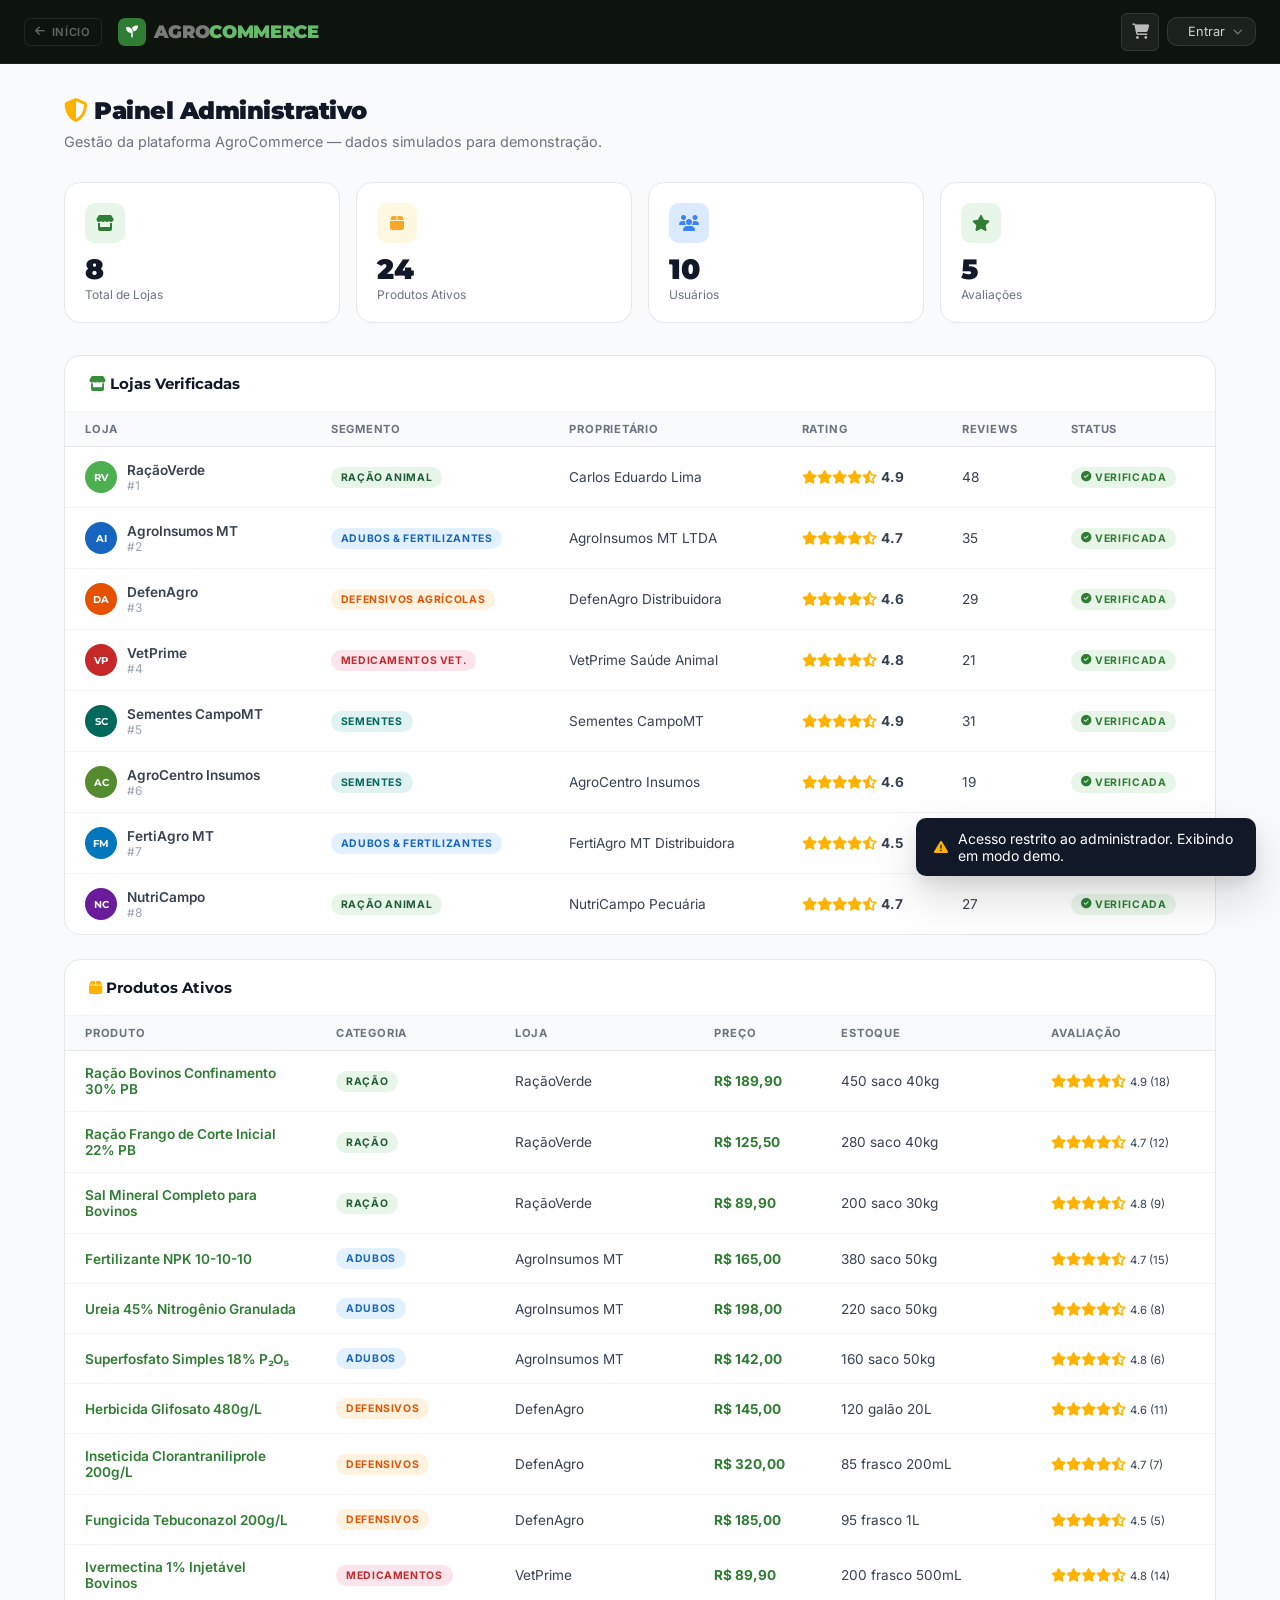
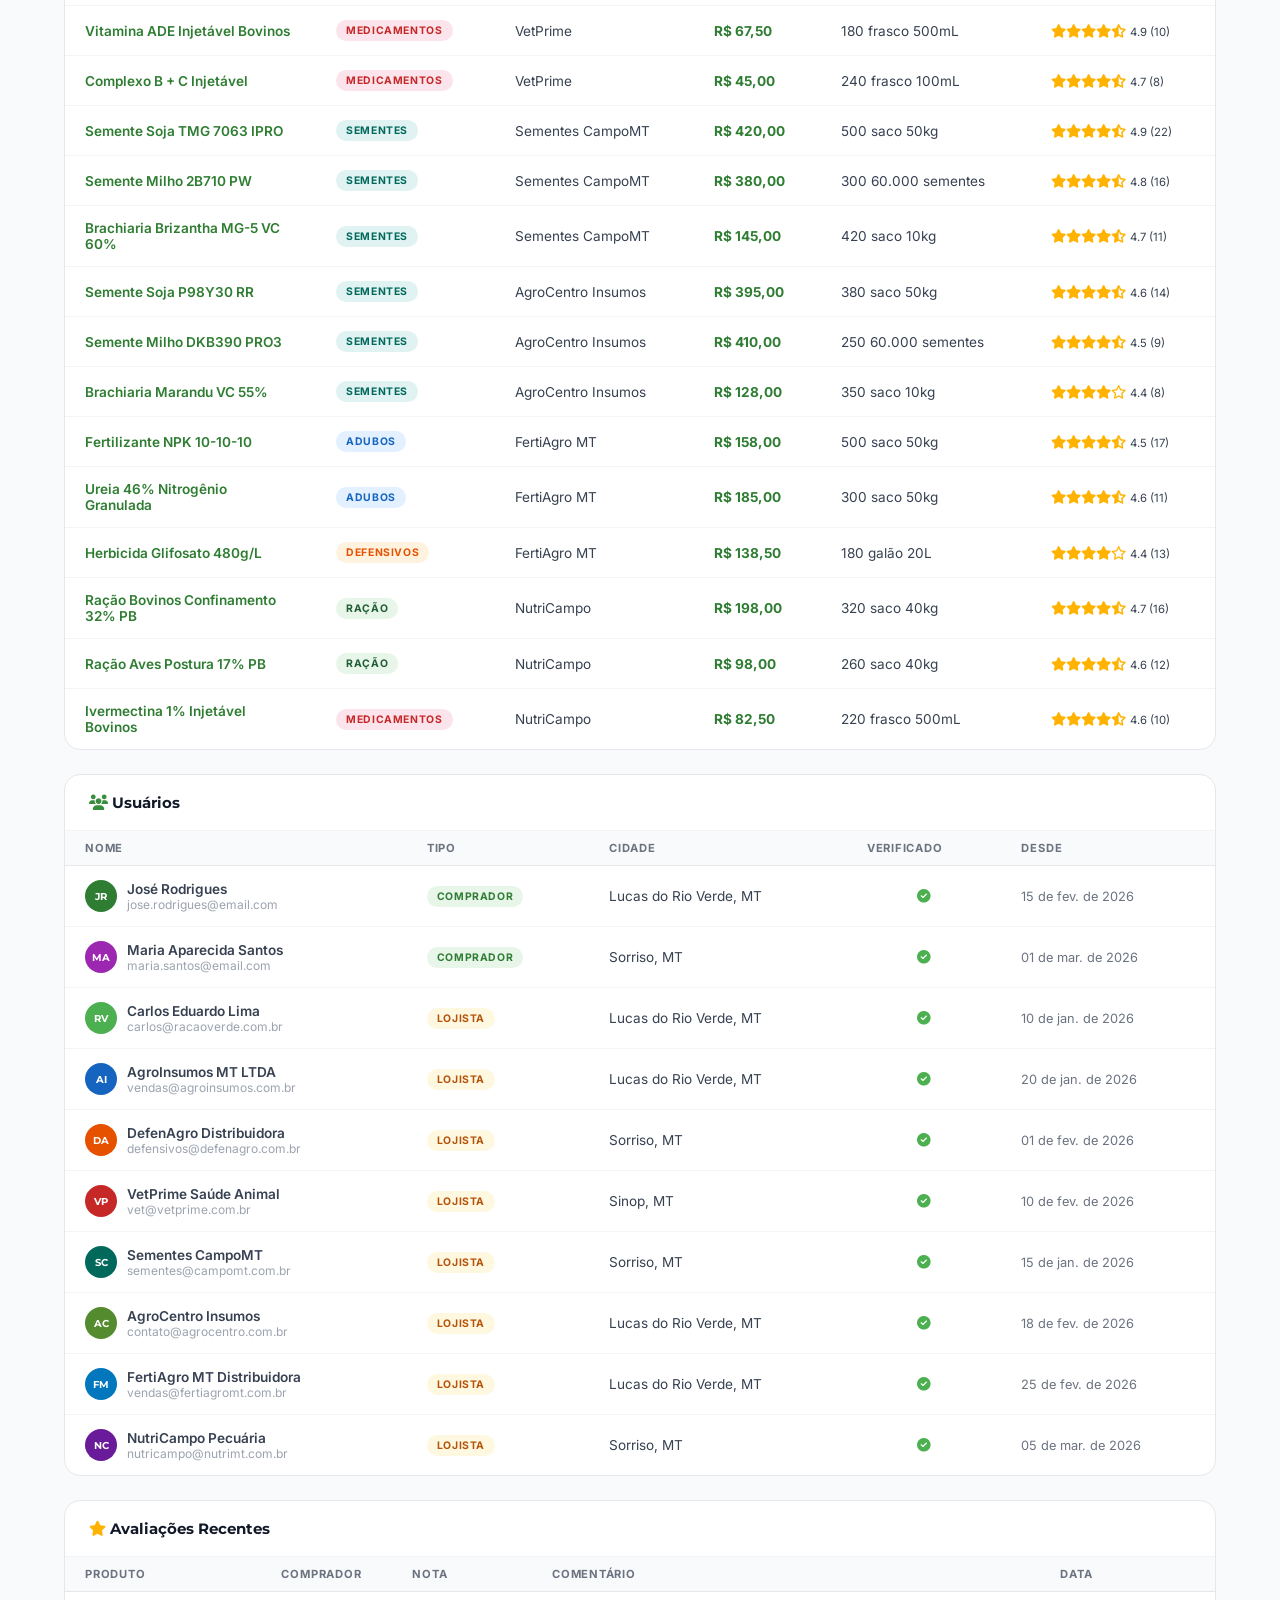
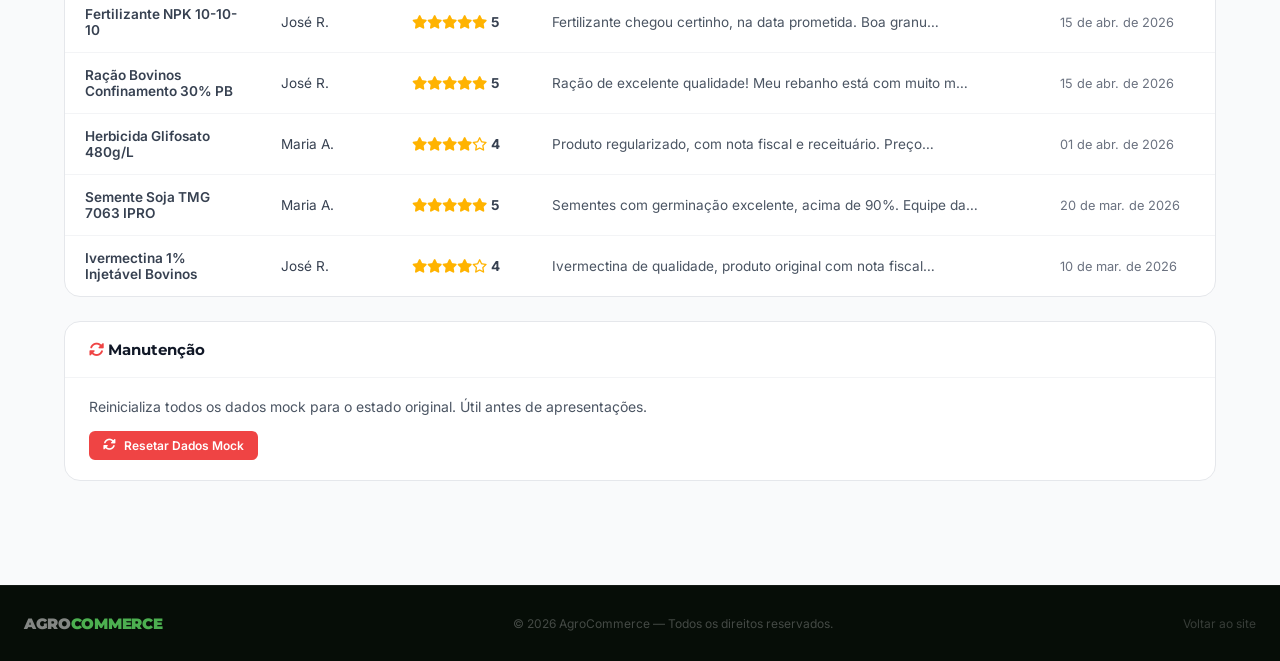
<file: admin.html>
<!DOCTYPE html>
<html lang="pt-BR">
<head>
  <meta charset="UTF-8">
  <meta name="viewport" content="width=device-width, initial-scale=1.0">
  <link rel="icon" type="image/svg+xml" href="marca.svg">
  <title>AgroCommerce — Painel Administrativo</title>
  <link rel="preconnect" href="https://fonts.googleapis.com">
  <link rel="preconnect" href="https://fonts.gstatic.com" crossorigin>
  <link href="https://fonts.googleapis.com/css2?family=Montserrat:wght@400;600;700;800;900&family=Inter:wght@300;400;500;600;700&display=swap" rel="stylesheet">
  <link rel="stylesheet" href="https://cdnjs.cloudflare.com/ajax/libs/font-awesome/6.5.0/css/all.min.css">
  <link rel="stylesheet" href="css/marketplace.css">
</head>
<body>

<div class="scroll-progress" id="scrollProgress"></div>

<nav class="m-nav">
  <div class="m-nav-inner">
    <a href="index.html" class="m-nav-back"><i class="fa-solid fa-arrow-left"></i> Início</a>
    <a href="marketplace.html" class="m-nav-logo">
      <div class="mark"><i class="fa-solid fa-seedling"></i></div>
      <span class="m-nav-logo-name">AGRO<span>COMMERCE</span></span>
    </a>
    <div class="m-nav-actions">
      <a href="carrinho.html" class="nav-cart-btn" aria-label="Carrinho">
        <i class="fa-solid fa-cart-shopping"></i>
        <span class="cart-badge" id="cartBadge">0</span>
      </a>
      <button class="m-nav-user-btn" id="navUserBtn">
        <span id="navUserAvatar"></span>
        <span id="navUserName">Entrar</span>
        <i class="fa-solid fa-chevron-down" style="font-size:.6rem;color:rgba(255,255,255,.4)"></i>
      </button>
    </div>
    <button class="m-nav-hamburger" id="navHamburger"><span></span><span></span><span></span></button>
  </div>
</nav>

<div class="admin-wrap">
  <h1 class="admin-title"><i class="fa-solid fa-shield-halved" style="color:var(--gold-500)"></i> Painel Administrativo</h1>
  <p class="admin-subtitle">Gestão da plataforma AgroCommerce — dados simulados para demonstração.</p>

  <!-- Stats -->
  <div class="admin-stats" id="adminStats"></div>

  <!-- Lojas -->
  <div class="admin-section reveal">
    <div class="admin-section-header">
      <h2 class="admin-section-title"><i class="fa-solid fa-store" style="color:var(--green-600)"></i> Lojas Verificadas</h2>
    </div>
    <div style="overflow-x:auto">
      <table class="data-table">
        <thead>
          <tr>
            <th>Loja</th>
            <th>Segmento</th>
            <th>Proprietário</th>
            <th>Rating</th>
            <th>Reviews</th>
            <th>Status</th>
          </tr>
        </thead>
        <tbody id="storesTbody"></tbody>
      </table>
    </div>
  </div>

  <!-- Produtos -->
  <div class="admin-section reveal">
    <div class="admin-section-header">
      <h2 class="admin-section-title"><i class="fa-solid fa-box" style="color:var(--gold-500)"></i> Produtos Ativos</h2>
    </div>
    <div style="overflow-x:auto">
      <table class="data-table">
        <thead>
          <tr>
            <th>Produto</th>
            <th>Categoria</th>
            <th>Loja</th>
            <th>Preço</th>
            <th>Estoque</th>
            <th>Avaliação</th>
          </tr>
        </thead>
        <tbody id="productsTbody"></tbody>
      </table>
    </div>
  </div>

  <!-- Usuários -->
  <div class="admin-section reveal">
    <div class="admin-section-header">
      <h2 class="admin-section-title"><i class="fa-solid fa-users" style="color:var(--green-600)"></i> Usuários</h2>
    </div>
    <div style="overflow-x:auto">
      <table class="data-table">
        <thead>
          <tr>
            <th>Nome</th>
            <th>Tipo</th>
            <th>Cidade</th>
            <th>Verificado</th>
            <th>Desde</th>
          </tr>
        </thead>
        <tbody id="usersTbody"></tbody>
      </table>
    </div>
  </div>

  <!-- Avaliações recentes -->
  <div class="admin-section reveal">
    <div class="admin-section-header">
      <h2 class="admin-section-title"><i class="fa-solid fa-star" style="color:var(--gold-500)"></i> Avaliações Recentes</h2>
    </div>
    <div style="overflow-x:auto">
      <table class="data-table">
        <thead>
          <tr>
            <th>Produto</th>
            <th>Comprador</th>
            <th>Nota</th>
            <th>Comentário</th>
            <th>Data</th>
          </tr>
        </thead>
        <tbody id="reviewsTbody"></tbody>
      </table>
    </div>
  </div>

  <!-- Manutenção -->
  <div class="admin-section reveal">
    <div class="admin-section-header">
      <h2 class="admin-section-title"><i class="fa-solid fa-rotate" style="color:var(--red-500)"></i> Manutenção</h2>
    </div>
    <div style="padding:20px 24px">
      <p style="font-size:.875rem;color:var(--gray-600);margin-bottom:16px">
        Reinicializa todos os dados mock para o estado original. Útil antes de apresentações.
      </p>
      <button class="btn btn-danger btn-sm" id="btnReset">
        <i class="fa-solid fa-rotate"></i> Resetar Dados Mock
      </button>
    </div>
  </div>

</div>

<footer class="m-footer">
  <div class="m-footer-inner">
    <div class="m-footer-logo">AGRO<span>COMMERCE</span></div>
    <p class="m-footer-copy">&copy; 2026 AgroCommerce &mdash; Todos os direitos reservados.</p>
    <a href="index.html" class="m-footer-link">Voltar ao site</a>
  </div>
</footer>

<!-- Modal Login -->
<div class="modal-overlay" id="loginModal">
  <div class="modal">
    <div class="modal-header">
      <div>
        <div class="modal-title">Selecionar Perfil</div>
        <div class="modal-subtitle">Escolha com qual perfil deseja entrar</div>
      </div>
      <button class="modal-close" id="loginClose"><i class="fa-solid fa-xmark"></i></button>
    </div>
    <div class="user-list" id="loginUserList"></div>
  </div>
</div>

<script src="js/data.js"></script>
<script src="js/admin.js"></script>
</body>
</html>
</file>
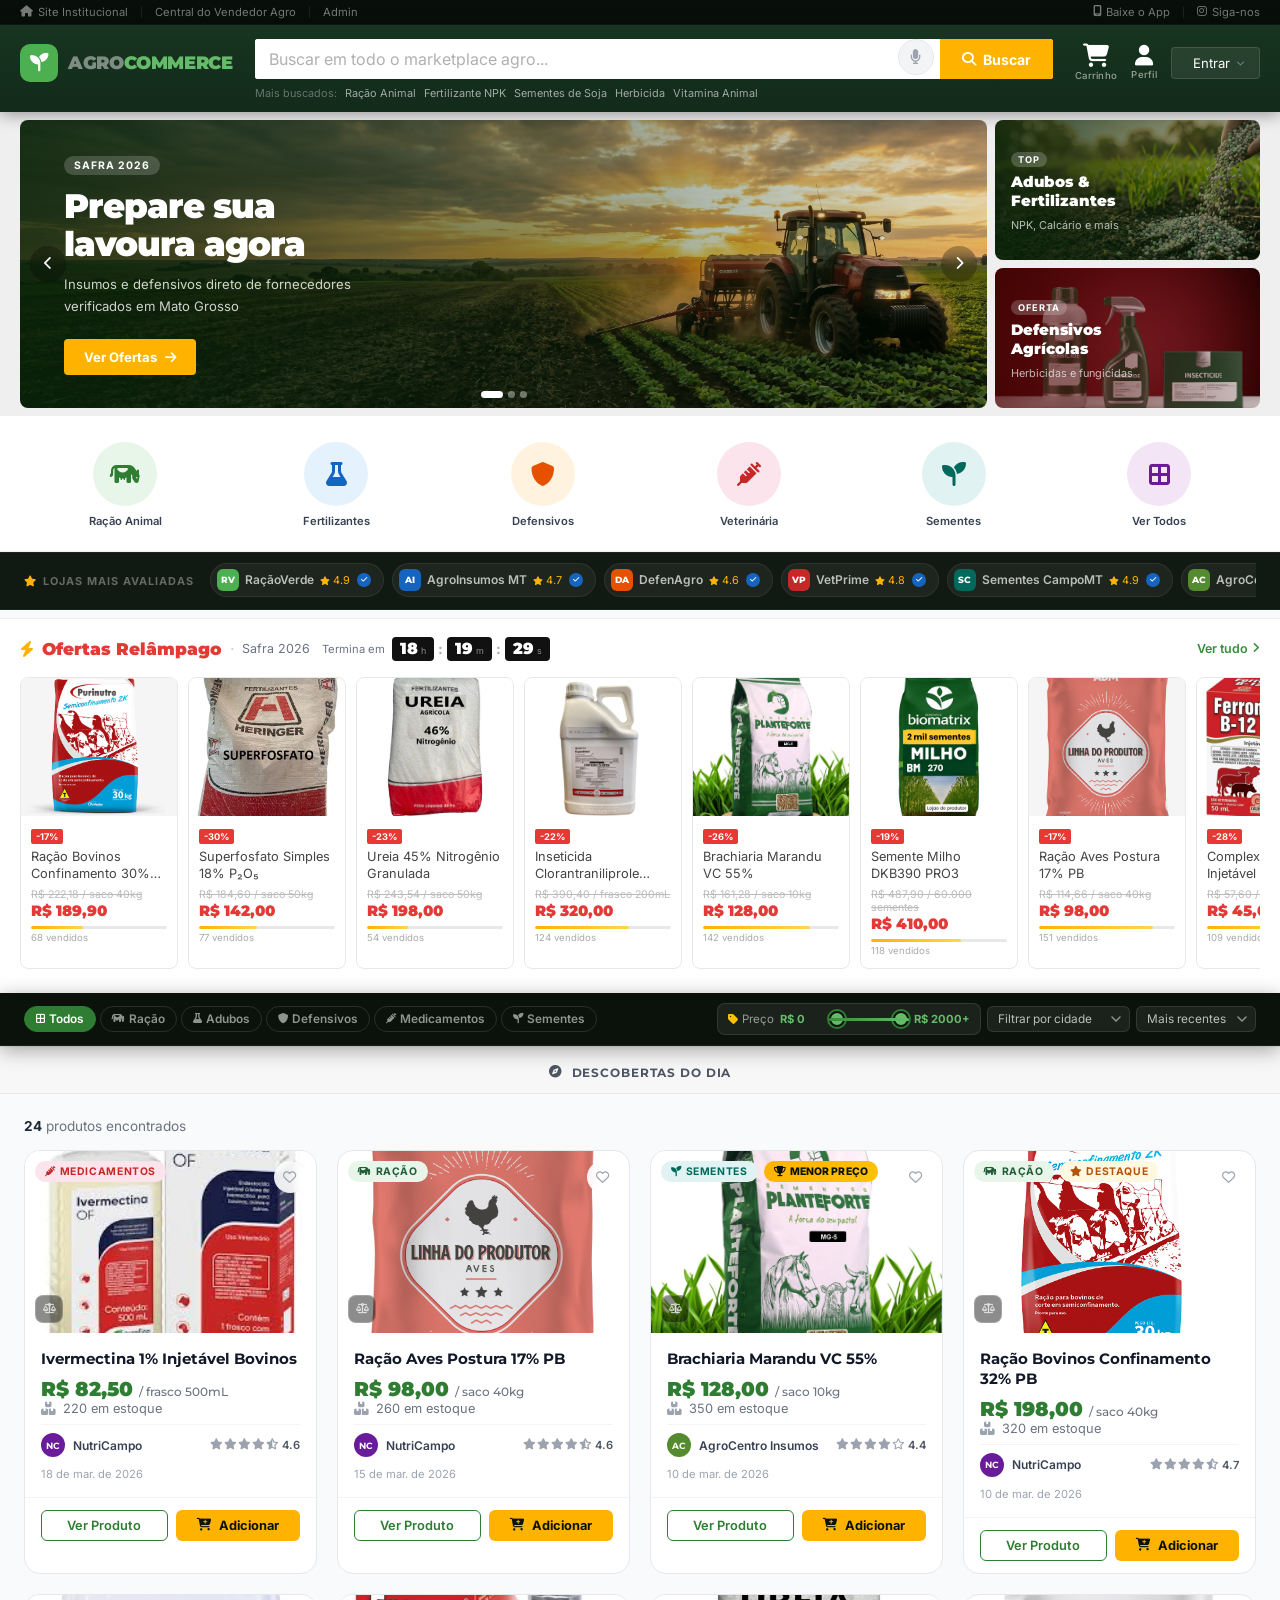
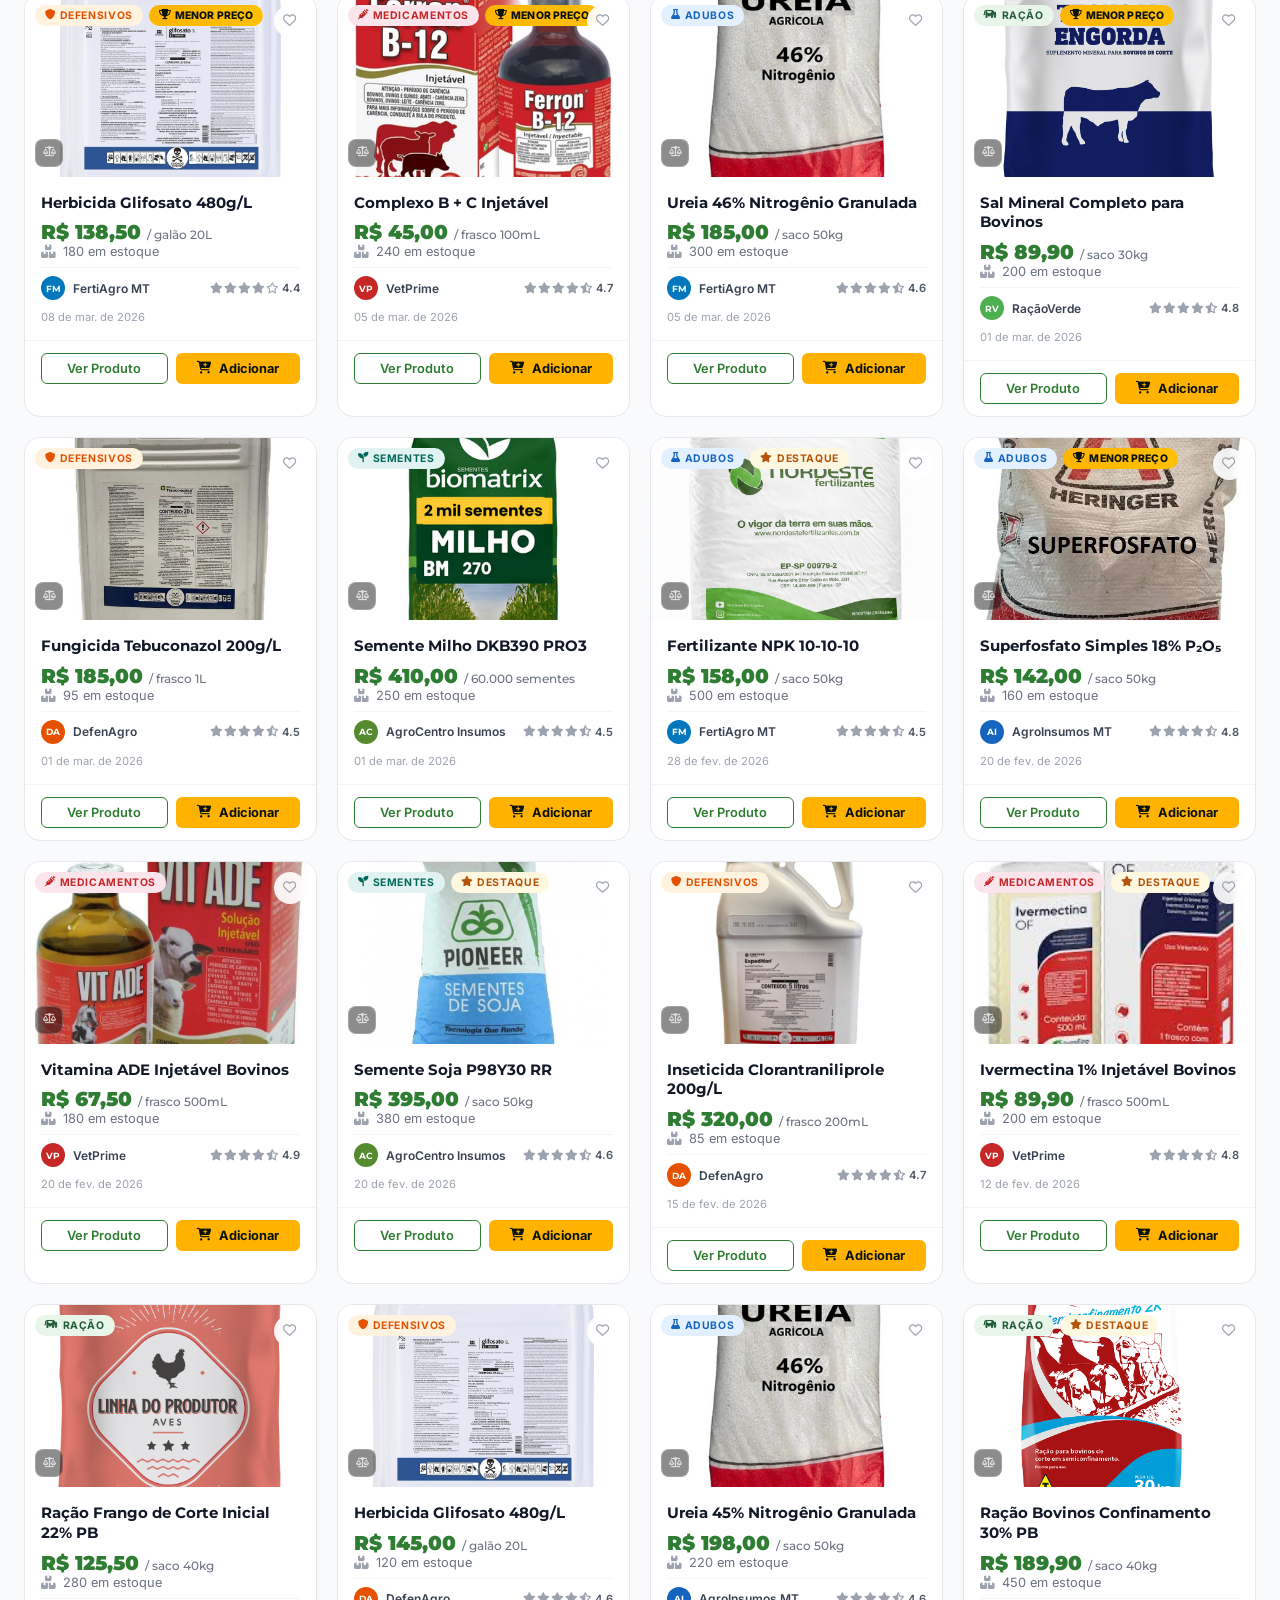
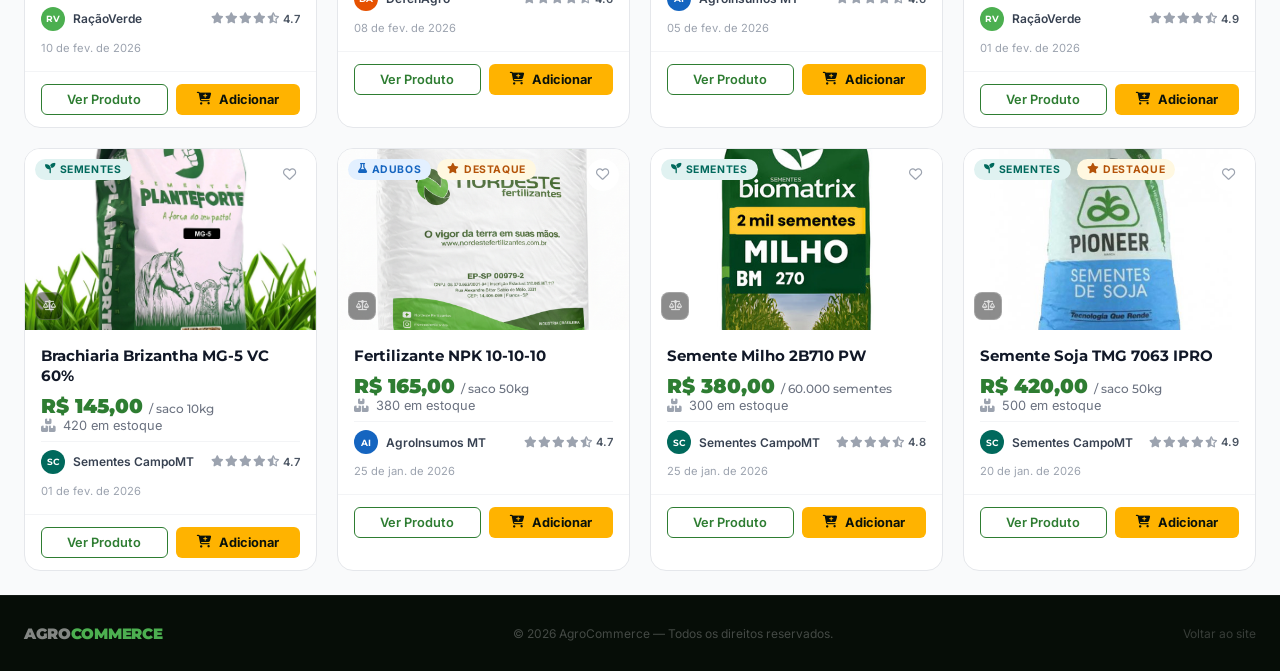
<file: anuncio.html>
<!DOCTYPE html>
<html lang="pt-BR">
<head>
  <meta charset="UTF-8">
  <meta name="viewport" content="width=device-width, initial-scale=1.0">
  <link rel="icon" type="image/svg+xml" href="marca.svg">
  <title>AgroComerce — Anúncio</title>
  <link rel="preconnect" href="https://fonts.googleapis.com">
  <link rel="preconnect" href="https://fonts.gstatic.com" crossorigin>
  <link href="https://fonts.googleapis.com/css2?family=Montserrat:wght@400;600;700;800;900&family=Inter:wght@300;400;500;600;700&display=swap" rel="stylesheet">
  <link rel="stylesheet" href="https://cdnjs.cloudflare.com/ajax/libs/font-awesome/6.5.0/css/all.min.css">
  <link rel="stylesheet" href="css/marketplace.css">
  <style>
    .detail-wrap { padding-top: calc(var(--nav-h) + 24px); }
    .views-badge { display:inline-flex; align-items:center; gap:5px; font-size:.75rem; color:var(--gray-400); }
    .report-link { font-size:.75rem; color:var(--gray-400); cursor:pointer; display:inline-flex; align-items:center; gap:4px; }
    .report-link:hover { color:var(--red-500); }
  </style>
</head>
<body>

<div class="scroll-progress" id="scrollProgress"></div>

<!-- NAV -->
<nav class="m-nav" role="navigation">
  <div class="m-nav-inner">
    <a href="marketplace.html" class="m-nav-back"><i class="fa-solid fa-arrow-left"></i> Marketplace</a>
    <a href="marketplace.html" class="m-nav-logo">
      <div class="mark"><i class="fa-solid fa-seedling"></i></div>
      <span class="m-nav-logo-name">AGRO<span>COMMERCE</span></span>
    </a>
    <div class="m-nav-search" style="display:none"></div>
    <div class="m-nav-actions">
      <button class="m-nav-user-btn" id="navUserBtn">
        <span id="navUserAvatar">—</span>
        <span id="navUserName" style="font-size:.8rem">Entrar</span>
      </button>
    </div>
  </div>
</nav>

<!-- DETAIL WRAP -->
<div class="detail-wrap">
  <div style="max-width:1200px;margin:0 auto;padding:0 24px">

    <!-- BREADCRUMB -->
    <nav class="breadcrumb" id="breadcrumb" aria-label="Navegação de contexto">
      <a href="index.html">Início</a>
      <i class="fa-solid fa-chevron-right"></i>
      <a href="marketplace.html">Marketplace</a>
      <i class="fa-solid fa-chevron-right"></i>
      <span id="breadcrumbCat">Categoria</span>
      <i class="fa-solid fa-chevron-right"></i>
      <span id="breadcrumbTitle" style="color:var(--gray-700);font-weight:500">Anúncio</span>
    </nav>

    <!-- MAIN GRID -->
    <div class="detail-grid" id="detailGrid">

      <!-- LEFT COLUMN -->
      <div>
        <!-- Gallery -->
        <div class="detail-gallery" id="gallery">
          <div class="gallery-main"><img id="galleryMain" src="" alt="Produto"></div>
          <div class="gallery-thumbs" id="galleryThumbs"></div>
        </div>

        <!-- Description -->
        <div class="detail-section reveal">
          <h3>Descrição</h3>
          <p class="detail-description" id="detailDescription"></p>
        </div>

        <!-- Specs -->
        <div class="detail-section reveal">
          <h3>Especificações</h3>
          <div class="detail-specs" id="detailSpecs"></div>
        </div>

        <!-- Location -->
        <div class="detail-section reveal" style="display:flex;align-items:center;justify-content:space-between">
          <div class="detail-location" id="detailLocation"></div>
          <button class="report-link" id="btnReport" title="Denunciar anúncio">
            <i class="fa-solid fa-flag"></i> Denunciar
          </button>
        </div>
      </div>

      <!-- RIGHT COLUMN (panel) -->
      <aside class="detail-panel" id="detailPanel">

        <!-- Price Box -->
        <div class="price-box" id="priceBox">
          <div class="price-box-price" id="boxPrice">—</div>
          <div class="price-box-unit" id="boxUnit"></div>
          <div class="price-box-qty" id="boxQty"></div>
          <div class="price-box-actions">
            <button class="btn btn-gold btn-lg btn-full" id="btnChat">
              <i class="fa-solid fa-comment"></i> Conversar com Vendedor
            </button>
            <button class="btn btn-outline btn-md btn-full" id="btnFav">
              <i class="fa-regular fa-heart"></i> Salvar nos favoritos
            </button>
          </div>
          <div id="viewsRow" style="margin-top:12px;text-align:center"></div>
        </div>

        <!-- Seller Box -->
        <div class="seller-box" id="sellerBox">
          <div class="seller-box-header">
            <span id="sellerAvatar" class="avatar avatar-md"></span>
            <div class="seller-box-info">
              <div class="seller-box-name" id="sellerName"></div>
              <div class="seller-box-meta" id="sellerMeta"></div>
            </div>
          </div>
          <p class="seller-box-bio" id="sellerBio"></p>
          <div class="seller-box-stats" id="sellerStats"></div>
          <div style="display:flex;gap:8px;margin-top:14px">
            <a href="#" class="btn btn-ghost btn-sm btn-full" id="btnViewProfile">
              <i class="fa-solid fa-user"></i> Ver Perfil
            </a>
          </div>
        </div>

        <!-- Chat Box -->
        <div class="chat-box" id="chatBox" style="display:none">
          <div class="chat-header">
            <button class="chat-header-back btn-ghost" id="btnChatBack" style="background:none;border:none;padding:4px;border-radius:6px;color:var(--gray-400)" title="Voltar">
              <i class="fa-solid fa-arrow-left"></i>
            </button>
            <div class="chat-header-info">
              <div class="chat-header-name" id="chatPartnerName">—</div>
              <div class="chat-header-product" id="chatProductTitle">—</div>
            </div>
            <span id="chatPartnerAvatar" class="avatar avatar-sm"></span>
          </div>
          <div class="chat-messages" id="chatMessages"></div>
          <div class="chat-footer">
            <div id="chatDealActions" class="chat-actions" style="display:none"></div>
            <div class="chat-input-row">
              <textarea id="chatInput" placeholder="Escreva sua mensagem..." rows="1" maxlength="500"></textarea>
              <button class="chat-send" id="chatSend" aria-label="Enviar">
                <i class="fa-solid fa-paper-plane"></i>
              </button>
            </div>
          </div>
        </div>

      </aside>
    </div>
  </div>
</div>

<!-- FOOTER -->
<footer class="m-footer">
  <div class="m-footer-inner">
    <div class="m-footer-logo">AGRO<span>COMMERCE</span></div>
    <p class="m-footer-copy">&copy; 2026 AgroComerce &mdash; Projeto Acadêmico</p>
    <a href="admin.html" class="m-footer-link"><i class="fa-solid fa-shield-halved"></i> Admin</a>
  </div>
</footer>

<!-- LOGIN MODAL -->
<div class="modal-overlay" id="loginModal" role="dialog" aria-modal="true">
  <div class="modal">
    <div class="modal-header">
      <div>
        <h2 class="modal-title">Entrar como</h2>
        <p class="modal-subtitle">Escolha um perfil para continuar</p>
      </div>
      <button class="modal-close" id="loginClose"><i class="fa-solid fa-xmark"></i></button>
    </div>
    <div class="user-list" id="loginUserList"></div>
  </div>
</div>

<!-- DEAL MODAL -->
<div class="modal-overlay" id="dealModal" role="dialog" aria-modal="true">
  <div class="modal">
    <div class="modal-header">
      <div>
        <h2 class="modal-title">Propor Fechamento</h2>
        <p class="modal-subtitle">Defina os termos finais da negociação</p>
      </div>
      <button class="modal-close" id="dealClose"><i class="fa-solid fa-xmark"></i></button>
    </div>
    <form id="dealForm" class="deal-form">
      <div class="form-row">
        <div>
          <label>Preço acordado (R$) *</label>
          <input type="number" id="dealPrice" name="price" min="0" step="0.01" required>
        </div>
        <div>
          <label>Quantidade *</label>
          <input type="number" id="dealQty" name="quantity" min="1" required>
        </div>
      </div>
      <button type="submit" class="btn btn-gold btn-lg btn-full">
        <i class="fa-solid fa-handshake"></i> Propor Fechamento
      </button>
      <p style="font-size:.75rem;color:var(--gray-400);text-align:center;margin-top:12px">O outro usuário ainda precisará confirmar.</p>
    </form>
  </div>
</div>

<!-- REVIEW MODAL -->
<div class="modal-overlay" id="reviewModal" role="dialog" aria-modal="true">
  <div class="modal" style="max-width:440px">
    <div class="modal-header">
      <div>
        <h2 class="modal-title">Avaliar Negócio</h2>
        <p class="modal-subtitle" id="reviewModalSubtitle">Como foi sua experiência?</p>
      </div>
    </div>
    <div style="text-align:center;margin-bottom:20px">
      <div class="star-input" id="starInput" style="justify-content:center" role="radiogroup" aria-label="Avaliação em estrelas">
        <button type="button" data-val="1" aria-label="1 estrela"><i class="fa-regular fa-star"></i></button>
        <button type="button" data-val="2" aria-label="2 estrelas"><i class="fa-regular fa-star"></i></button>
        <button type="button" data-val="3" aria-label="3 estrelas"><i class="fa-regular fa-star"></i></button>
        <button type="button" data-val="4" aria-label="4 estrelas"><i class="fa-regular fa-star"></i></button>
        <button type="button" data-val="5" aria-label="5 estrelas"><i class="fa-regular fa-star"></i></button>
      </div>
    </div>
    <div class="deal-form">
      <div class="form-group">
        <label>Comentário (opcional)</label>
        <textarea id="reviewComment" rows="3" placeholder="Conte como foi a negociação..."></textarea>
      </div>
      <button class="btn btn-primary btn-lg btn-full" id="btnSubmitReview">
        <i class="fa-solid fa-star"></i> Enviar Avaliação
      </button>
    </div>
  </div>
</div>

<!-- BARRA DE AÇÃO MOBILE (fixa no rodapé) -->
<div class="mobile-action-bar" id="mobileActionBar">
  <div class="mobile-action-bar-price" id="mobileBarPrice">—</div>
  <button class="btn btn-gold" id="mobileBarBtn">
    <i class="fa-solid fa-comment"></i> Conversar
  </button>
</div>

<script src="js/data.js"></script>
<script src="js/anuncio.js"></script>
<script>
  (function () {
    var bar = document.getElementById('mobileActionBar');
    var barPrice = document.getElementById('mobileBarPrice');
    var barBtn = document.getElementById('mobileBarBtn');
    var boxPrice = document.getElementById('boxPrice');
    var btnChat = document.getElementById('btnChat');

    function syncPrice() {
      if (boxPrice && barPrice) barPrice.textContent = boxPrice.textContent;
    }

    var observer = new MutationObserver(syncPrice);
    if (boxPrice) observer.observe(boxPrice, { childList: true, subtree: true, characterData: true });

    if (barBtn && btnChat) {
      barBtn.addEventListener('click', function () { btnChat.click(); });
    }

    syncPrice();
  })();
</script>
</body>
</html>
</file>
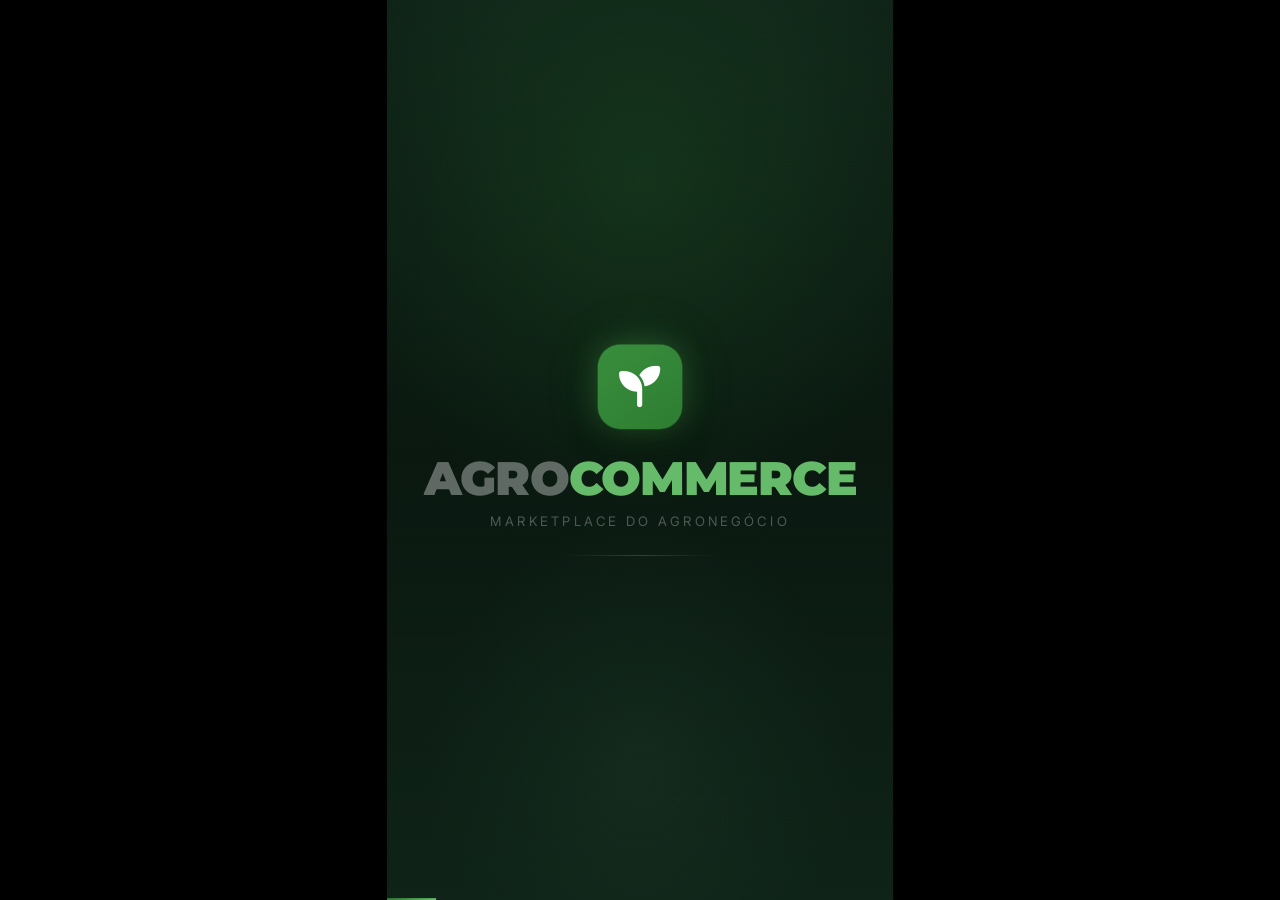
<file: apresentacao.html>
<!DOCTYPE html>
<html lang="pt-BR">
<head>
<meta charset="UTF-8">
<title>AgroCommerce — Apresentação Instagram</title>
<link rel="preconnect" href="https://fonts.googleapis.com">
<link rel="preconnect" href="https://fonts.gstatic.com" crossorigin>
<link href="https://fonts.googleapis.com/css2?family=Montserrat:wght@300;400;700;800;900&family=Inter:wght@300;400;500;600&display=swap" rel="stylesheet">
<link rel="stylesheet" href="https://cdnjs.cloudflare.com/ajax/libs/font-awesome/6.5.0/css/all.min.css">
<style>
*, *::before, *::after { box-sizing: border-box; margin: 0; padding: 0; }

body {
  background: #000;
  margin: 0;
  padding: 0;
  overflow: hidden;
  font-family: 'Inter', sans-serif;
}

.wrapper {
  position: fixed;
  inset: 0;
  display: flex;
  align-items: center;
  justify-content: center;
  background: #000;
}

/* ── Stage — 1080×1920 scaled to fit screen ── */
.stage {
  width: 1080px;
  height: 1920px;
  position: relative;
  overflow: hidden;
  transform-origin: center center;
  background: #0a1810;
  flex-shrink: 0;
}

/* ── Fundo comum a todos os slides ── */
.stage::before {
  content: '';
  position: absolute;
  inset: 0;
  background:
    radial-gradient(ellipse 90% 55% at 50% 20%, rgba(46,125,50,.22) 0%, transparent 70%),
    radial-gradient(ellipse 60% 40% at 50% 85%, rgba(27,58,38,.4) 0%, transparent 70%),
    linear-gradient(180deg, #0f2318 0%, #0a1810 50%, #0f2318 100%);
  z-index: 0;
  pointer-events: none;
}

/* ── Slides ── */
.slide {
  position: absolute;
  inset: 0;
  display: flex;
  flex-direction: column;
  align-items: center;
  justify-content: center;
  opacity: 0;
  pointer-events: none;
  transition: opacity 0.55s cubic-bezier(.4,0,.2,1);
  z-index: 1;
}
.slide.active { opacity: 1; pointer-events: auto; }

/* ════════════════════════════════════════
   SLIDE 1 — LOGO
════════════════════════════════════════ */
#s-logo { gap: 0; }

#s-logo .logo-mark {
  width: 180px;
  height: 180px;
  background: linear-gradient(145deg, #388E3C, #2E7D32);
  border-radius: 48px;
  display: flex;
  align-items: center;
  justify-content: center;
  font-size: 88px;
  color: #fff;
  margin-bottom: 56px;
  box-shadow:
    0 0 0 1px rgba(76,175,80,.3),
    0 0 60px rgba(76,175,80,.35),
    0 0 120px rgba(76,175,80,.15),
    0 24px 60px rgba(0,0,0,.5);
  opacity: 0;
  transform: scale(0.45) translateY(20px);
  transition: opacity 0.7s cubic-bezier(.34,1.4,.64,1), transform 0.7s cubic-bezier(.34,1.4,.64,1);
}
#s-logo.active .logo-mark { opacity: 1; transform: scale(1) translateY(0); }

#s-logo .logo-wordmark {
  font-family: 'Montserrat', sans-serif;
  font-weight: 900;
  font-size: 100px;
  letter-spacing: -2px;
  color: rgba(255,255,255,.35);
  line-height: 1;
  clip-path: inset(0 100% 0 0);
  transition: clip-path 0.7s cubic-bezier(.4,0,.2,1) 0.45s;
}
#s-logo .logo-wordmark span { color: #66BB6A; }
#s-logo.active .logo-wordmark { clip-path: inset(0 0% 0 0); }

#s-logo .logo-tag {
  font-size: 28px;
  font-weight: 400;
  color: rgba(255,255,255,.28);
  letter-spacing: 7px;
  text-transform: uppercase;
  margin-top: 24px;
  opacity: 0;
  transition: opacity 0.6s ease 1s;
}
#s-logo.active .logo-tag { opacity: 1; }

#s-logo .logo-rule {
  width: 0;
  height: 1px;
  background: linear-gradient(90deg, transparent, rgba(102,187,106,.6), transparent);
  margin-top: 56px;
  transition: width 0.8s cubic-bezier(.4,0,.2,1) 1.1s;
}
#s-logo.active .logo-rule { width: 320px; }

/* ════════════════════════════════════════
   SLIDE 2 — PITCH
════════════════════════════════════════ */
#s-pitch { padding: 0 88px; gap: 0; text-align: center; }

#s-pitch .p-eyebrow {
  font-size: 24px;
  font-weight: 600;
  color: #66BB6A;
  letter-spacing: 10px;
  text-transform: uppercase;
  margin-bottom: 56px;
  opacity: 0;
  transform: translateY(16px);
  transition: opacity 0.5s ease 0.15s, transform 0.5s ease 0.15s;
}
#s-pitch.active .p-eyebrow { opacity: 1; transform: translateY(0); }

#s-pitch .p-l1 {
  font-family: 'Montserrat', sans-serif;
  font-weight: 900;
  font-size: 116px;
  line-height: 1.0;
  color: #fff;
  clip-path: inset(0 0 100% 0);
  transition: clip-path 0.65s cubic-bezier(.4,0,.2,1) 0.3s;
}
#s-pitch.active .p-l1 { clip-path: inset(0 0 0% 0); }

#s-pitch .p-l2 {
  font-family: 'Montserrat', sans-serif;
  font-weight: 900;
  font-size: 116px;
  line-height: 1.0;
  color: #66BB6A;
  clip-path: inset(0 0 100% 0);
  transition: clip-path 0.65s cubic-bezier(.4,0,.2,1) 0.55s;
}
#s-pitch.active .p-l2 { clip-path: inset(0 0 0% 0); }

#s-pitch .p-l3 {
  font-family: 'Montserrat', sans-serif;
  font-weight: 300;
  font-size: 72px;
  line-height: 1.0;
  color: rgba(255,255,255,.25);
  clip-path: inset(0 0 100% 0);
  transition: clip-path 0.65s cubic-bezier(.4,0,.2,1) 0.75s;
}
#s-pitch .p-l3 em { font-style: normal; color: #FFB300; font-weight: 700; }
#s-pitch.active .p-l3 { clip-path: inset(0 0 0% 0); }

#s-pitch .p-sub {
  font-size: 32px;
  font-weight: 300;
  color: rgba(255,255,255,.38);
  line-height: 1.6;
  margin-top: 64px;
  opacity: 0;
  transition: opacity 0.6s ease 1s;
}
#s-pitch.active .p-sub { opacity: 1; }

/* ════════════════════════════════════════
   SLIDE 3 — TEAM TITLE
════════════════════════════════════════ */
#s-team-title { gap: 0; text-align: center; }

#s-team-title .tt-nossa {
  font-family: 'Montserrat', sans-serif;
  font-weight: 300;
  font-size: 72px;
  color: rgba(255,255,255,.3);
  letter-spacing: 24px;
  text-transform: uppercase;
  opacity: 0;
  transform: translateY(-12px);
  transition: opacity 0.45s ease 0.1s, transform 0.45s ease 0.1s;
}
#s-team-title.active .tt-nossa { opacity: 1; transform: translateY(0); }

#s-team-title .tt-equipe {
  font-family: 'Montserrat', sans-serif;
  font-weight: 900;
  font-size: 148px;
  color: #fff;
  line-height: 1;
  letter-spacing: -3px;
  clip-path: inset(0 0 100% 0);
  transition: clip-path 0.55s cubic-bezier(.4,0,.2,1) 0.28s;
}
#s-team-title.active .tt-equipe { clip-path: inset(0 0 0% 0); }

#s-team-title .tt-rule {
  width: 0;
  height: 2px;
  background: linear-gradient(90deg, transparent, #4CAF50, transparent);
  margin: 40px auto 0;
  transition: width 0.55s cubic-bezier(.4,0,.2,1) 0.55s;
}
#s-team-title.active .tt-rule { width: 180px; }

/* ════════════════════════════════════════
   SLIDES 4-7 — TEAM MEMBERS
════════════════════════════════════════ */
.s-member { text-align: center; padding: 0 80px; gap: 0; }

.m-photo {
  width: 380px;
  height: 380px;
  border-radius: 50%;
  object-fit: cover;
  border: 3px solid rgba(76,175,80,.35);
  box-shadow:
    0 0 0 8px rgba(76,175,80,.07),
    0 0 60px rgba(76,175,80,.22),
    0 0 120px rgba(76,175,80,.08),
    0 32px 80px rgba(0,0,0,.6);
  margin-bottom: 64px;
  opacity: 0;
  transform: scale(0.82) translateY(30px);
  transition: opacity 0.55s cubic-bezier(.34,1.2,.64,1) 0.1s,
              transform 0.55s cubic-bezier(.34,1.2,.64,1) 0.1s;
}
.s-member.active .m-photo { opacity: 1; transform: scale(1) translateY(0); }

.m-name {
  font-family: 'Montserrat', sans-serif;
  font-weight: 800;
  font-size: 76px;
  color: #fff;
  line-height: 1.05;
  clip-path: inset(0 0 100% 0);
  transition: clip-path 0.5s cubic-bezier(.4,0,.2,1) 0.38s;
}
.s-member.active .m-name { clip-path: inset(0 0 0% 0); }

.m-role {
  font-size: 30px;
  font-weight: 500;
  color: #66BB6A;
  letter-spacing: 5px;
  text-transform: uppercase;
  margin-top: 20px;
  opacity: 0;
  transition: opacity 0.5s ease 0.6s;
}
.s-member.active .m-role { opacity: 1; }

/* ════════════════════════════════════════
   SLIDE 8 — CTA
════════════════════════════════════════ */
#s-cta { text-align: center; padding: 0 88px; gap: 0; }

#s-cta .c-mark {
  width: 100px;
  height: 100px;
  background: linear-gradient(145deg, #388E3C, #2E7D32);
  border-radius: 26px;
  display: flex;
  align-items: center;
  justify-content: center;
  font-size: 50px;
  color: #fff;
  margin: 0 auto 48px;
  box-shadow: 0 0 50px rgba(76,175,80,.3), 0 16px 40px rgba(0,0,0,.5);
  opacity: 0;
  transform: scale(0.7);
  transition: opacity 0.5s cubic-bezier(.34,1.4,.64,1) 0.1s,
              transform 0.5s cubic-bezier(.34,1.4,.64,1) 0.1s;
}
#s-cta.active .c-mark { opacity: 1; transform: scale(1); }

#s-cta .c-title {
  font-family: 'Montserrat', sans-serif;
  font-weight: 900;
  font-size: 84px;
  line-height: 1.1;
  color: #fff;
  clip-path: inset(0 0 100% 0);
  transition: clip-path 0.65s cubic-bezier(.4,0,.2,1) 0.35s;
}
#s-cta .c-title em { font-style: normal; color: #66BB6A; }
#s-cta.active .c-title { clip-path: inset(0 0 0% 0); }

#s-cta .c-rule {
  width: 0;
  height: 1px;
  background: linear-gradient(90deg, transparent, rgba(102,187,106,.5), transparent);
  margin: 60px auto;
  transition: width 0.65s cubic-bezier(.4,0,.2,1) 0.8s;
}
#s-cta.active .c-rule { width: 280px; }

#s-cta .c-url {
  font-family: 'Montserrat', sans-serif;
  font-weight: 700;
  font-size: 36px;
  color: rgba(255,255,255,.6);
  letter-spacing: 1px;
  line-height: 1.3;
  opacity: 0;
  transition: opacity 0.5s ease 1s;
}
#s-cta .c-url em { font-style: normal; color: #66BB6A; }
#s-cta.active .c-url { opacity: 1; }

#s-cta .c-tagline {
  font-size: 26px;
  font-weight: 300;
  color: rgba(255,255,255,.38);
  margin-top: 24px;
  letter-spacing: 0px;
  line-height: 1.6;
  opacity: 0;
  transition: opacity 0.5s ease 1.2s;
}
#s-cta.active .c-tagline { opacity: 1; }

.c-unemat {
  display: flex;
  align-items: center;
  gap: 32px;
  background: rgba(255,255,255,.92);
  border-radius: 28px;
  padding: 28px 48px;
  margin-top: 64px;
  opacity: 0;
  transform: translateY(20px);
  transition: opacity 0.6s ease 1.5s, transform 0.6s ease 1.5s;
}
#s-cta.active .c-unemat { opacity: 1; transform: translateY(0); }

.c-brasao {
  height: 110px;
  width: auto;
  flex-shrink: 0;
}
.c-unemat-divider {
  width: 1px;
  height: 80px;
  background: rgba(0,0,0,.12);
  flex-shrink: 0;
}
.c-unemat-txt {
  height: 64px;
  width: auto;
}

/* ════════════════════════════════════════
   SLIDE 8 — VENHA CONHECER
════════════════════════════════════════ */
#s-venha { text-align: center; padding: 0 88px; gap: 0; }

#s-venha .v-pre {
  font-family: 'Montserrat', sans-serif;
  font-weight: 300;
  font-size: 60px;
  color: rgba(255,255,255,.45);
  letter-spacing: 6px;
  text-transform: uppercase;
  opacity: 0;
  transform: translateY(-16px);
  transition: opacity 0.5s ease 0.1s, transform 0.5s ease 0.1s;
}
#s-venha.active .v-pre { opacity: 1; transform: translateY(0); }

#s-venha .v-title {
  font-family: 'Montserrat', sans-serif;
  font-weight: 900;
  font-size: 128px;
  line-height: 1.05;
  color: #fff;
  clip-path: inset(0 0 100% 0);
  transition: clip-path 0.65s cubic-bezier(.4,0,.2,1) 0.35s;
}
#s-venha .v-title em { font-style: normal; color: #66BB6A; }
#s-venha.active .v-title { clip-path: inset(0 0 0% 0); }

#s-venha .v-date {
  font-family: 'Montserrat', sans-serif;
  font-weight: 700;
  font-size: 40px;
  color: #FFB300;
  letter-spacing: 2px;
  margin-top: 48px;
  opacity: 0;
  transform: translateY(16px);
  transition: opacity 0.5s ease 0.7s, transform 0.5s ease 0.7s;
}
#s-venha.active .v-date { opacity: 1; transform: translateY(0); }

/* ── Label "Um projeto:" no CTA ── */
.c-unemat-label {
  font-family: 'Montserrat', sans-serif;
  font-size: 32px;
  font-weight: 800;
  color: #fff;
  letter-spacing: 2px;
  margin-top: 40px;
  margin-bottom: 20px;
  opacity: 0;
  transition: opacity 0.5s ease 1.4s;
}
#s-cta.active .c-unemat-label { opacity: 1; }

/* ── Indicador de progresso ── */
.progress-bar {
  position: absolute;
  bottom: 0;
  left: 0;
  height: 4px;
  background: linear-gradient(90deg, #2E7D32, #66BB6A);
  width: 0%;
  z-index: 10;
  transition: none;
}
</style>
</head>
<body>

<div class="wrapper"><div class="stage" id="stage">

  <!-- ── SLIDE 1: LOGO ── -->
  <div class="slide" id="s-logo">
    <div class="logo-mark"><i class="fa-solid fa-seedling"></i></div>
    <div class="logo-wordmark">AGRO<span>COMMERCE</span></div>
    <div class="logo-tag">Marketplace do Agronegócio</div>
    <div class="logo-rule"></div>
  </div>

  <!-- ── SLIDE 2: PITCH ── -->
  <div class="slide" id="s-pitch">
    <div class="p-eyebrow">Startup · Agronegócio</div>
    <div class="p-l1">O campo</div>
    <div class="p-l2">mais conectado.</div>
    <div class="p-l3">Do <em>Brasil.</em></div>
    <p class="p-sub">
      Pequenos e médios produtores.<br>
      Lojistas rurais. Tudo num só lugar.
    </p>
  </div>

  <!-- ── SLIDE 3: TEAM TITLE ── -->
  <div class="slide" id="s-team-title">
    <div class="tt-nossa">Nossa</div>
    <div class="tt-equipe">Equipe</div>
    <div class="tt-rule"></div>
  </div>

  <!-- ── SLIDE 4: SAULO ── -->
  <div class="slide s-member" id="s-saulo">
    <img class="m-photo" src="agrocommerce-perfil-saulo.png" alt="Saulo Pereira">
    <div class="m-name">Saulo Pereira</div>
    <div class="m-role">Desenvolvedor de T.I</div>
  </div>

  <!-- ── SLIDE 5: YAGO ── -->
  <div class="slide s-member" id="s-yago">
    <img class="m-photo" src="agrocommerce-perfil-yago.png" alt="Yago Martins" style="object-position: center 30%;">
    <div class="m-name">Yago Martins</div>
    <div class="m-role">Design & UX</div>
  </div>

  <!-- ── SLIDE 6: LEVI ── -->
  <div class="slide s-member" id="s-levi">
    <img class="m-photo" src="agrocommerce-perfil-levi.png" alt="Levi Saraiva">
    <div class="m-name">Levi Saraiva</div>
    <div class="m-role">Estratégia de Negócios</div>
  </div>

  <!-- ── SLIDE 7: CARLOS ── -->
  <div class="slide s-member" id="s-carlos">
    <img class="m-photo" src="agrocommerce-perfil-carlos.png" alt="Carlos Hartmann">
    <div class="m-name">Carlos Hartmann</div>
    <div class="m-role">Especialista Técnico</div>
  </div>

  <!-- ── SLIDE 8: VENHA CONHECER ── -->
  <div class="slide" id="s-venha">
    <div class="v-pre">Venha conhecer</div>
    <div class="v-title">nossa<br><em>Startup</em></div>
    <div class="v-date">16/05/2026 · Início: 13:00h</div>
  </div>

  <!-- ── SLIDE 9: CTA ── -->
  <div class="slide" id="s-cta">
    <div class="c-mark"><i class="fa-solid fa-seedling"></i></div>
    <div class="c-title">
      O marketplace do<br>
      <em>agronegócio</em><br>
      brasileiro.
    </div>
    <div class="c-rule"></div>
    <div class="c-url">Estaremos na <em>I Amostra AgroFuturo</em></div>
    <div class="c-tagline">
      Auditório Unilasalle · Av. Universitária, 1000W<br>
      Parque das Emas, Lucas do Rio Verde
    </div>
    <div class="c-unemat-label">Um projeto:</div>
    <div class="c-unemat">
      <img class="c-brasao" src="banners_img/unemat.png" alt="Brasão UNEMAT">
      <div class="c-unemat-divider"></div>
      <img class="c-unemat-txt" src="banners_img/unemat_texto.png" alt="UNEMAT">
    </div>
  </div>

  <div class="progress-bar" id="progressBar"></div>
</div></div>

<script>
(function () {

  /* ── Scale stage to 9:16 dentro do viewport ── */
  var stage = document.getElementById('stage');
  function scaleStage() {
    var scl = Math.min(window.innerWidth / 1080, window.innerHeight / 1920);
    stage.style.transform = 'scale(' + scl + ')';
  }
  scaleStage();
  window.addEventListener('resize', scaleStage);

  /* ── Timeline — total 15 000ms ── */
  var TOTAL = 15000;
  var seq = [
    { at: 0,     show: 's-logo' },
    { at: 2500,  show: 's-pitch',      hide: 's-logo' },
    { at: 5000,  show: 's-team-title', hide: 's-pitch' },
    { at: 5800,  show: 's-saulo',      hide: 's-team-title' },
    { at: 6900,  show: 's-yago',       hide: 's-saulo' },
    { at: 8000,  show: 's-levi',       hide: 's-yago' },
    { at: 9100,  show: 's-carlos',     hide: 's-levi' },
    { at: 10200, show: 's-venha',      hide: 's-carlos' },
    { at: 12000, show: 's-cta',        hide: 's-venha' },
  ];

  function go(step) {
    document.getElementById(step.show).classList.add('active');
    if (step.hide) document.getElementById(step.hide).classList.remove('active');
  }

  /* ?preview=N mostra o slide N imediatamente (para captura de tela) */
  var previewIdx = new URLSearchParams(window.location.search).get('preview');
  if (previewIdx !== null) {
    var noAnim = document.createElement('style');
    noAnim.textContent = '*, *::before, *::after { transition: none !important; animation: none !important; clip-path: none !important; }';
    document.head.appendChild(noAnim);
    go(seq[parseInt(previewIdx, 10)]);
  } else {
    seq.forEach(function (step) {
      setTimeout(function () { go(step); }, step.at);
    });
  }

  /* ── Barra de progresso ── */
  var bar = document.getElementById('progressBar');
  var start = Date.now();
  function tick() {
    var elapsed = Date.now() - start;
    var pct = Math.min(elapsed / TOTAL * 100, 100);
    bar.style.width = pct + '%';
    if (elapsed < TOTAL) requestAnimationFrame(tick);
  }
  requestAnimationFrame(tick);

})();
</script>
</body>
</html>
</file>
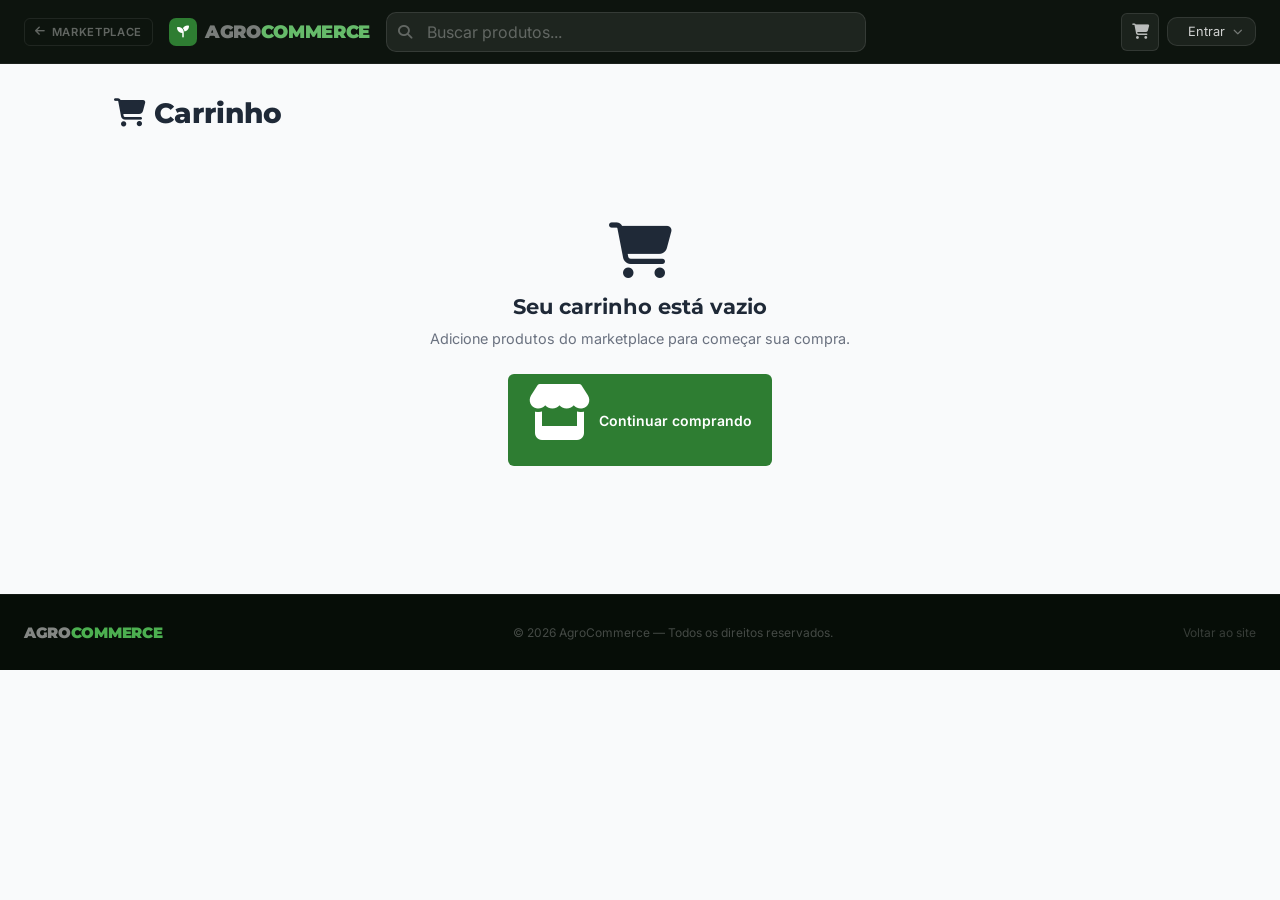
<file: carrinho.html>
<!DOCTYPE html>
<html lang="pt-BR">
<head>
  <meta charset="UTF-8">
  <meta name="viewport" content="width=device-width, initial-scale=1.0">
  <link rel="icon" type="image/svg+xml" href="marca.svg">
  <title>AgroCommerce — Carrinho</title>
  <link rel="preconnect" href="https://fonts.googleapis.com">
  <link rel="preconnect" href="https://fonts.gstatic.com" crossorigin>
  <link href="https://fonts.googleapis.com/css2?family=Montserrat:wght@400;600;700;800;900&family=Inter:wght@300;400;500;600;700&display=swap" rel="stylesheet">
  <link rel="stylesheet" href="https://cdnjs.cloudflare.com/ajax/libs/font-awesome/6.5.0/css/all.min.css">
  <link rel="stylesheet" href="css/marketplace.css">
  <style>
    .cart-wrap {
      max-width: 1100px;
      margin: 0 auto;
      padding: calc(var(--nav-h) + 2rem) 1.5rem 4rem;
    }
    .cart-page-title {
      font-family: var(--font-display);
      font-size: 1.75rem;
      font-weight: 800;
      color: var(--text);
      margin-bottom: 1.75rem;
    }
    .cart-page-title span {
      font-size: 1rem;
      font-weight: 500;
      color: var(--text-secondary);
      margin-left: .5rem;
    }
    .cart-grid {
      display: grid;
      grid-template-columns: 1fr 340px;
      gap: 1.5rem;
      align-items: start;
    }
    .cart-items {
      display: flex;
      flex-direction: column;
      gap: 1rem;
    }
    .cart-item {
      display: flex;
      align-items: center;
      gap: 1rem;
      background: var(--surface);
      border: 1px solid var(--border);
      border-radius: var(--radius-lg);
      padding: 1rem 1.25rem;
      transition: box-shadow .2s;
    }
    .cart-item:hover { box-shadow: var(--shadow); }
    .cart-item-img {
      width: 80px;
      height: 80px;
      object-fit: cover;
      border-radius: var(--radius);
      flex-shrink: 0;
      background: var(--border);
    }
    .cart-item-info { flex: 1; min-width: 0; }
    .cart-item-store {
      font-size: .72rem;
      font-weight: 600;
      text-transform: uppercase;
      letter-spacing: .05em;
      color: var(--brand-light);
      margin-bottom: .2rem;
    }
    .cart-item-title {
      font-size: .95rem;
      font-weight: 600;
      color: var(--text);
      margin-bottom: .3rem;
      white-space: nowrap;
      overflow: hidden;
      text-overflow: ellipsis;
    }
    .cart-item-price {
      font-family: var(--font-display);
      font-size: .95rem;
      font-weight: 700;
      color: var(--text);
    }
    .cart-item-unit {
      font-size: .75rem;
      color: var(--text-secondary);
      margin-left: .25rem;
    }
    .cart-item-controls {
      display: flex;
      align-items: center;
      gap: .75rem;
      flex-shrink: 0;
    }
    .cart-qty {
      display: flex;
      align-items: center;
      gap: 0;
      border: 1px solid var(--border);
      border-radius: var(--radius);
      overflow: hidden;
    }
    .cart-qty-btn {
      width: 34px;
      height: 34px;
      border: none;
      background: var(--surface);
      color: var(--text);
      cursor: pointer;
      display: flex;
      align-items: center;
      justify-content: center;
      font-size: .85rem;
      transition: background .15s, color .15s;
    }
    .cart-qty-btn:hover { background: var(--brand); color: #fff; }
    .cart-qty-num {
      min-width: 36px;
      text-align: center;
      font-size: .9rem;
      font-weight: 600;
      color: var(--text);
      padding: 0 .25rem;
      border-left: 1px solid var(--border);
      border-right: 1px solid var(--border);
      line-height: 34px;
      user-select: none;
    }
    .cart-item-remove {
      width: 34px;
      height: 34px;
      border-radius: var(--radius);
      border: 1px solid var(--border);
      background: none;
      color: var(--text-secondary);
      cursor: pointer;
      display: flex;
      align-items: center;
      justify-content: center;
      font-size: .85rem;
      transition: background .15s, color .15s, border-color .15s;
    }
    .cart-item-remove:hover { background: #ffebee; color: #e53935; border-color: #e53935; }
    .cart-summary {
      background: var(--surface);
      border: 1px solid var(--border);
      border-radius: var(--radius-lg);
      padding: 1.5rem;
      position: sticky;
      top: calc(var(--nav-h) + 1rem);
    }
    .cart-summary-title {
      font-family: var(--font-display);
      font-size: .85rem;
      font-weight: 700;
      text-transform: uppercase;
      letter-spacing: .06em;
      color: var(--text-secondary);
      margin-bottom: 1.25rem;
      padding-bottom: .75rem;
      border-bottom: 1px solid var(--border);
    }
    .cart-summary-row {
      display: flex;
      justify-content: space-between;
      align-items: center;
      font-size: .9rem;
      color: var(--text-secondary);
      margin-bottom: .75rem;
    }
    .cart-summary-row.total {
      font-size: 1.1rem;
      font-weight: 700;
      color: var(--text);
      padding-top: .75rem;
      border-top: 1px solid var(--border);
      margin-top: .25rem;
    }
    .cart-summary-row.total span:last-child {
      font-family: var(--font-display);
      font-size: 1.25rem;
      color: var(--brand-light);
    }
    .cart-summary-actions {
      display: flex;
      flex-direction: column;
      gap: .75rem;
      margin-top: 1.25rem;
    }
    .cart-summary-free {
      font-size: .78rem;
      color: #43a047;
      font-weight: 600;
    }
    .cart-empty {
      text-align: center;
      padding: 4rem 2rem;
      color: var(--text-secondary);
    }
    .cart-empty i {
      font-size: 3.5rem;
      color: var(--border);
      display: block;
      margin-bottom: 1rem;
    }
    .cart-empty h2 {
      font-family: var(--font-display);
      font-size: 1.3rem;
      font-weight: 700;
      color: var(--text);
      margin-bottom: .5rem;
    }
    .cart-empty p {
      font-size: .9rem;
      margin-bottom: 1.5rem;
      line-height: 1.6;
    }
    @media (max-width: 768px) {
      .cart-grid {
        grid-template-columns: 1fr;
      }
      .cart-summary { position: static; }
      .cart-item {
        flex-wrap: wrap;
      }
      .cart-item-controls {
        width: 100%;
        justify-content: flex-end;
      }
    }
    @media (max-width: 480px) {
      .cart-item-img { width: 64px; height: 64px; }
      .cart-item-title { font-size: .88rem; }
      .cart-empty .btn { max-width: 100%; box-sizing: border-box; }
    }
  </style>
</head>
<body>

<div class="scroll-progress" id="scrollProgress"></div>

<nav class="m-nav">
  <div class="m-nav-inner">
    <a href="marketplace.html" class="m-nav-back"><i class="fa-solid fa-arrow-left"></i> Marketplace</a>
    <a href="marketplace.html" class="m-nav-logo">
      <div class="mark"><i class="fa-solid fa-seedling"></i></div>
      <span class="m-nav-logo-name">AGRO<span>COMMERCE</span></span>
    </a>
    <div class="m-nav-search">
      <i class="fa-solid fa-magnifying-glass search-icon"></i>
      <input type="text" id="navSearch" placeholder="Buscar produtos...">
      <button class="search-clear" id="searchClear"><i class="fa-solid fa-xmark"></i></button>
    </div>
    <div class="m-nav-actions">
      <a href="carrinho.html" class="nav-cart-btn" aria-label="Carrinho">
        <i class="fa-solid fa-cart-shopping"></i>
        <span class="cart-badge" id="cartBadge">0</span>
      </a>
      <button class="m-nav-user-btn" id="navUserBtn">
        <span id="navUserAvatar"></span>
        <span id="navUserName">Entrar</span>
        <i class="fa-solid fa-chevron-down" style="font-size:.6rem;color:rgba(255,255,255,.4)"></i>
      </button>
    </div>
    <button class="m-nav-hamburger" id="navHamburger"><span></span><span></span><span></span></button>
  </div>
</nav>

<div class="cart-wrap">

  <h1 class="cart-page-title">
    <i class="fa-solid fa-cart-shopping" style="color:var(--brand-light);margin-right:.5rem"></i>Carrinho
    <span id="cartCount"></span>
  </h1>

  <!-- Estado vazio -->
  <div class="cart-empty" id="cartEmpty" style="display:none">
    <i class="fa-solid fa-cart-shopping"></i>
    <h2>Seu carrinho está vazio</h2>
    <p>Adicione produtos do marketplace para começar sua compra.</p>
    <a href="marketplace.html" class="btn btn-primary btn-md">
      <i class="fa-solid fa-store"></i> Continuar comprando
    </a>
  </div>

  <!-- Grid com itens -->
  <div class="cart-grid" id="cartGrid">
    <div class="cart-items" id="cartItems"></div>

    <div class="cart-summary" id="cartSummary">
      <div class="cart-summary-title"><i class="fa-solid fa-receipt" style="margin-right:.4rem"></i>Resumo do pedido</div>
      <div class="cart-summary-row">
        <span>Subtotal</span>
        <span id="summarySubtotal">R$ 0,00</span>
      </div>
      <div class="cart-summary-row">
        <span>Frete</span>
        <span class="cart-summary-free"><i class="fa-solid fa-truck" style="margin-right:.3rem"></i>Grátis</span>
      </div>
      <div class="cart-summary-row total">
        <span>Total</span>
        <span id="summaryTotal">R$ 0,00</span>
      </div>
      <div class="cart-summary-actions">
        <button class="btn btn-gold btn-lg btn-full" id="checkoutBtn">
          <i class="fa-solid fa-lock"></i> Finalizar Compra
        </button>
        <a href="marketplace.html" class="btn btn-ghost btn-md btn-full">
          <i class="fa-solid fa-arrow-left"></i> Continuar comprando
        </a>
      </div>
    </div>
  </div>

</div>

<footer class="m-footer">
  <div class="m-footer-inner">
    <div class="m-footer-logo">AGRO<span>COMMERCE</span></div>
    <p class="m-footer-copy">&copy; 2026 AgroCommerce &mdash; Todos os direitos reservados.</p>
    <a href="index.html" class="m-footer-link">Voltar ao site</a>
  </div>
</footer>

<!-- Modal Login -->
<div class="modal-overlay" id="loginModal">
  <div class="modal">
    <div class="modal-header">
      <div>
        <div class="modal-title">Selecionar Perfil</div>
        <div class="modal-subtitle">Escolha com qual perfil deseja entrar</div>
      </div>
      <button class="modal-close" id="loginClose"><i class="fa-solid fa-xmark"></i></button>
    </div>
    <div class="user-list" id="loginUserList"></div>
  </div>
</div>

<script src="js/data.js"></script>
<script src="js/cart.js"></script>
</body>
</html>
</file>
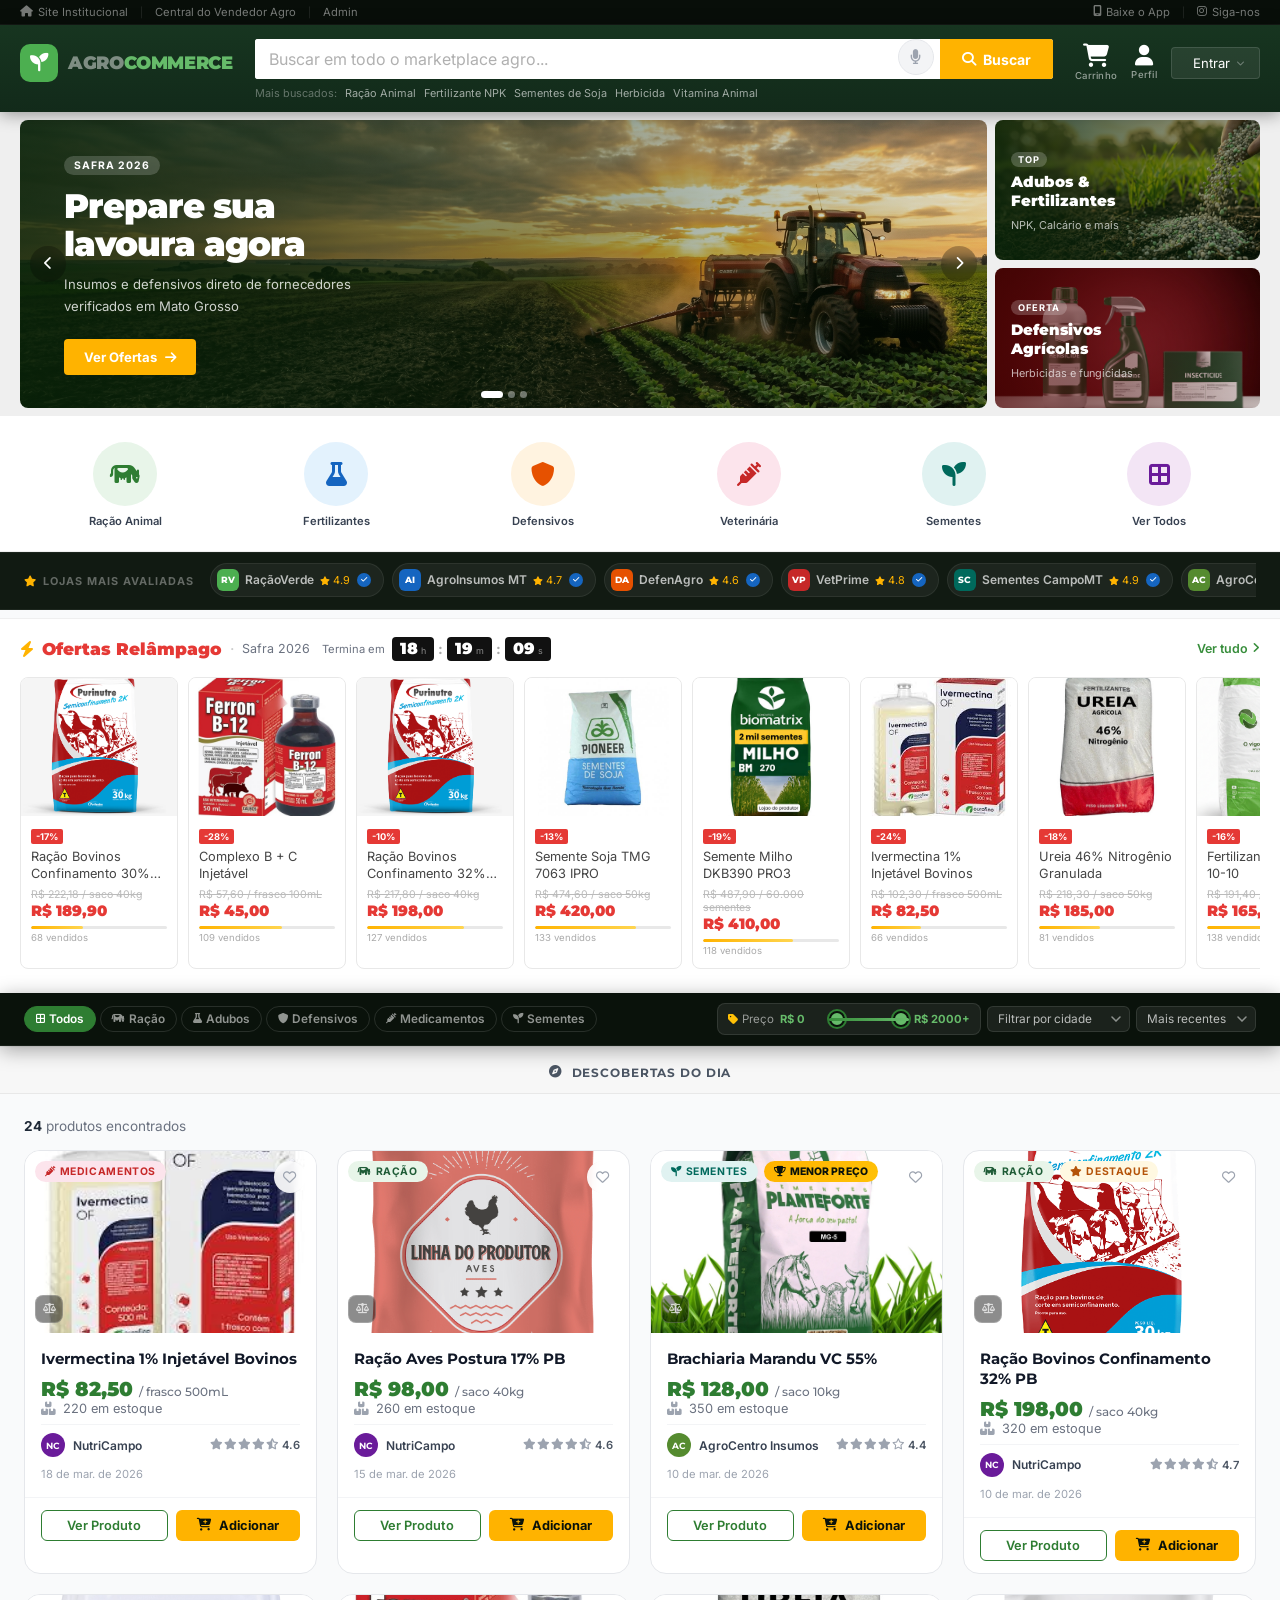
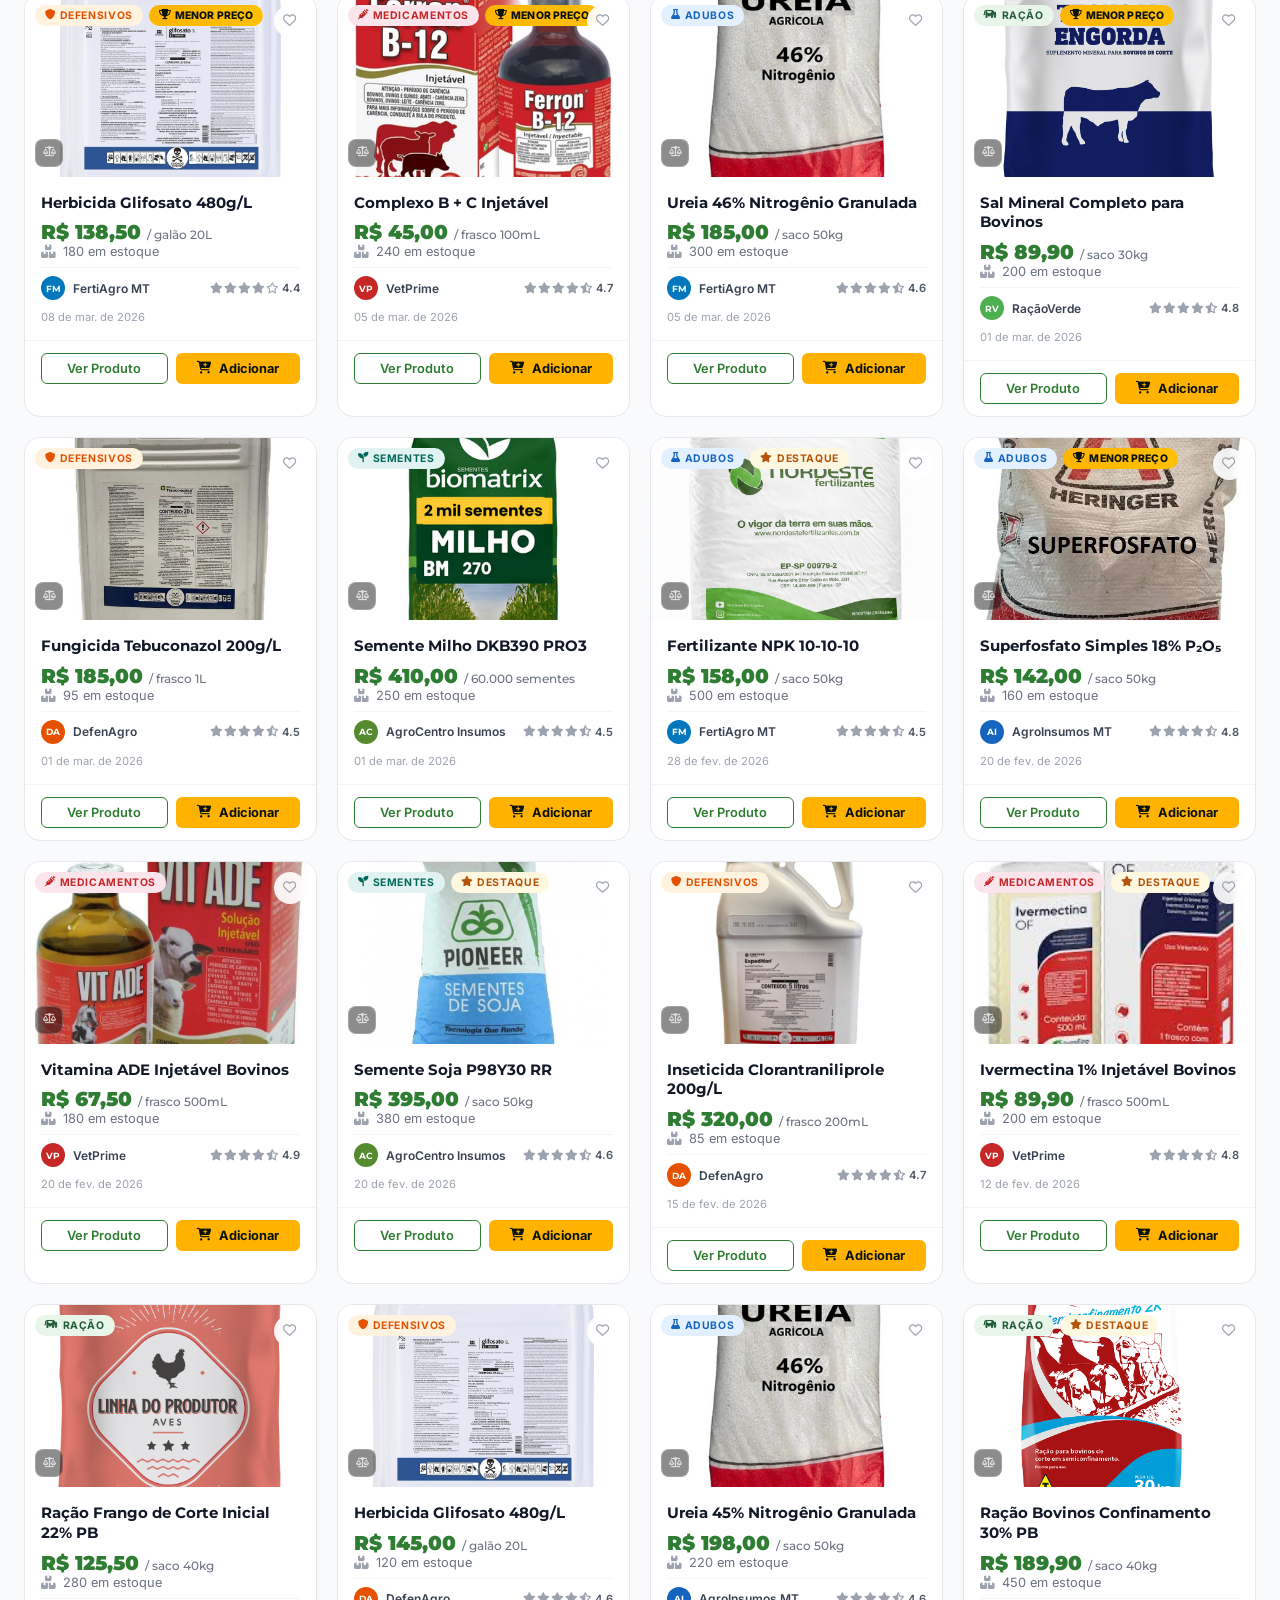
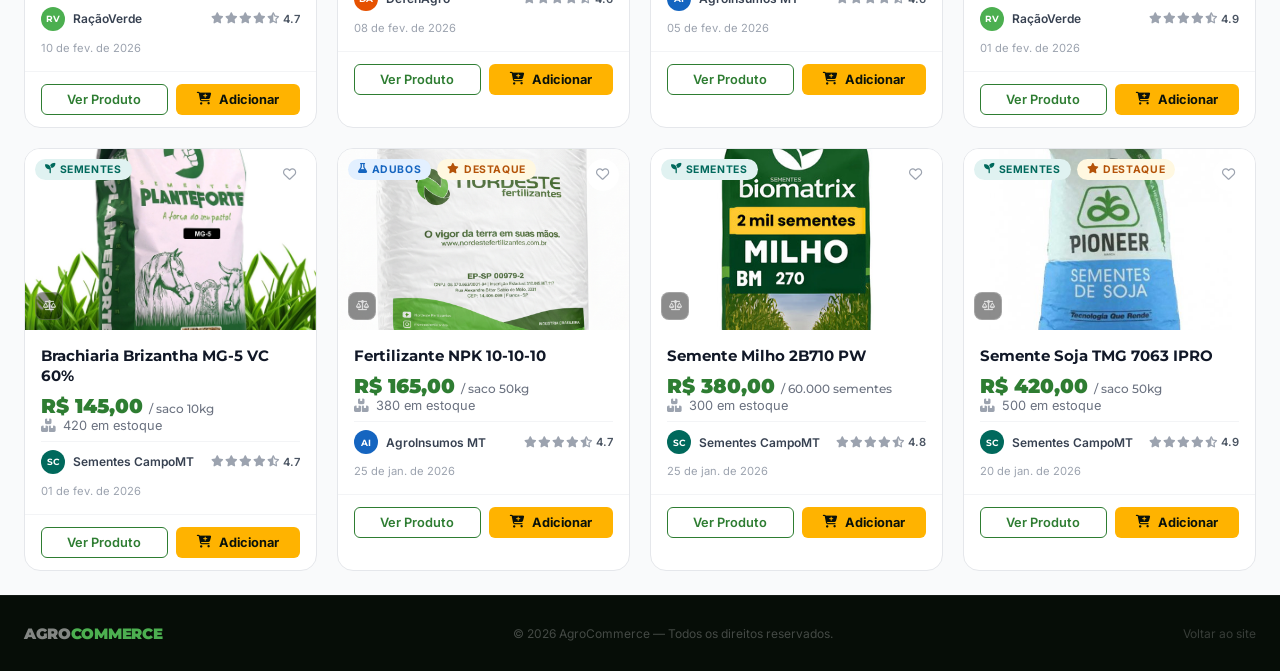
<file: marketplace.html>
<!DOCTYPE html>
<html lang="pt-BR">
<head>
  <meta charset="UTF-8">
  <meta name="viewport" content="width=device-width, initial-scale=1.0">
  <link rel="icon" type="image/svg+xml" href="marca.svg">
  <title>AgroCommerce — Marketplace</title>
  <link rel="preconnect" href="https://fonts.googleapis.com">
  <link rel="preconnect" href="https://fonts.gstatic.com" crossorigin>
  <link href="https://fonts.googleapis.com/css2?family=Montserrat:wght@400;600;700;800;900&family=Inter:wght@300;400;500;600;700&display=swap" rel="stylesheet">
  <link rel="stylesheet" href="https://cdnjs.cloudflare.com/ajax/libs/font-awesome/6.5.0/css/all.min.css">
  <link rel="stylesheet" href="css/marketplace.css">
</head>
<body>

<div class="scroll-progress" id="scrollProgress"></div>

<!-- TOPBAR -->
<div class="topbar">
  <div class="topbar-inner">
    <div class="topbar-links">
      <a href="index.html" class="topbar-link"><i class="fa-solid fa-house"></i> Site Institucional</a>
      <span class="topbar-sep">|</span>
      <a href="lojista.html" class="topbar-link">Central do Vendedor Agro</a>
      <span class="topbar-sep">|</span>
      <a href="admin.html" class="topbar-link">Admin</a>
    </div>
    <div class="topbar-links">
      <a href="#" class="topbar-link"><i class="fa-solid fa-mobile-screen"></i> Baixe o App</a>
      <span class="topbar-sep">|</span>
      <a href="#" class="topbar-link"><i class="fa-brands fa-instagram"></i> Siga-nos</a>
    </div>
  </div>
</div>

<!-- HEADER PRINCIPAL -->
<header class="shopee-header">
  <div class="shopee-header-inner">
    <a href="marketplace.html" class="shopee-logo">
      <div class="shopee-logo-mark"><i class="fa-solid fa-seedling"></i></div>
      <div class="shopee-logo-text">AGRO<span>COMMERCE</span></div>
    </a>

    <div class="shopee-search-wrap">
      <div class="shopee-search">
        <input type="text" id="navSearch" class="shopee-search-input" placeholder="Buscar em todo o marketplace agro...">
        <button class="shopee-search-clear" id="searchClear"><i class="fa-solid fa-xmark"></i></button>
        <button class="search-mic-btn" id="searchMic" title="Busca por voz" aria-label="Busca por voz">
          <i class="fa-solid fa-microphone"></i>
        </button>
        <button class="shopee-search-btn" id="searchBtn">
          <i class="fa-solid fa-magnifying-glass"></i>
          <span class="search-btn-text">Buscar</span>
        </button>
      </div>
      <div class="shopee-search-tags">
        <span>Mais buscados:</span>
        <a class="search-tag" data-q="ração">Ração Animal</a>
        <a class="search-tag" data-q="NPK">Fertilizante NPK</a>
        <a class="search-tag" data-q="soja">Sementes de Soja</a>
        <a class="search-tag" data-q="herbicida">Herbicida</a>
        <a class="search-tag" data-q="vitamina">Vitamina Animal</a>
      </div>
    </div>

    <div class="shopee-header-actions">
      <a href="carrinho.html" class="shopee-cart" aria-label="Carrinho">
        <i class="fa-solid fa-cart-shopping"></i>
        <span class="cart-badge" id="cartBadge">0</span>
        <span class="shopee-cart-label">Carrinho</span>
      </a>
      <a href="perfil.html" class="shopee-profile-link">
        <i class="fa-solid fa-user"></i>
        <span class="shopee-cart-label">Perfil</span>
      </a>
      <button class="shopee-user-btn" id="navUserBtn">
        <span id="navUserAvatar"></span>
        <span id="navUserName">Entrar</span>
        <i class="fa-solid fa-chevron-down shopee-chevron"></i>
      </button>
    </div>
  </div>
</header>

<!-- HERO: CARROSSEL + BANNERS LATERAIS -->
<section class="hero-section">
  <div class="hero-grid">

    <!-- Carrossel principal -->
    <div class="hero-carousel">
      <div class="hero-carousel-track" id="carouselTrack">

        <div class="hero-slide" style="background:linear-gradient(to right,rgba(10,40,10,0.78) 0%,rgba(10,40,10,0.45) 55%,rgba(10,40,10,0.10) 100%),url('banners_img/banner_1.png') center/cover no-repeat">
          <div class="hero-slide-content">
            <span class="hero-slide-badge">Safra 2026</span>
            <h2>Prepare sua<br>lavoura agora</h2>
            <p>Insumos e defensivos direto de fornecedores verificados em Mato Grosso</p>
            <a href="#feedSection" class="hero-slide-btn">Ver Ofertas <i class="fa-solid fa-arrow-right"></i></a>
          </div>
        </div>

        <div class="hero-slide" style="background:linear-gradient(to right,rgba(5,20,60,0.80) 0%,rgba(5,20,60,0.45) 55%,rgba(5,20,60,0.10) 100%),url('banners_img/banner_2.png') center/cover no-repeat">
          <div class="hero-slide-content">
            <span class="hero-slide-badge">Verificados</span>
            <h2>Fornecedores<br>com CNPJ</h2>
            <p>Compre com segurança total de lojas certificadas e auditadas pela AgroCommerce</p>
            <a href="#feedSection" class="hero-slide-btn">Explorar Lojas <i class="fa-solid fa-arrow-right"></i></a>
          </div>
        </div>

        <div class="hero-slide" style="background:linear-gradient(to right,rgba(30,5,60,0.80) 0%,rgba(30,5,60,0.45) 55%,rgba(30,5,60,0.10) 100%),url('banners_img/banner_3.png') center/cover no-repeat">
          <div class="hero-slide-content">
            <span class="hero-slide-badge">Pecuária</span>
            <h2>Saúde do seu<br>rebanho em dia</h2>
            <p>Medicamentos veterinários, ração premium e suplementos para seu gado</p>
            <a href="#feedSection" class="hero-slide-btn">Comprar Agora <i class="fa-solid fa-arrow-right"></i></a>
          </div>
        </div>

      </div>

      <button class="carousel-arrow carousel-prev" id="carouselPrev" aria-label="Slide anterior">
        <i class="fa-solid fa-chevron-left"></i>
      </button>
      <button class="carousel-arrow carousel-next" id="carouselNext" aria-label="Próximo slide">
        <i class="fa-solid fa-chevron-right"></i>
      </button>

      <div class="carousel-dots" id="carouselDots">
        <button class="carousel-dot active" data-idx="0"></button>
        <button class="carousel-dot" data-idx="1"></button>
        <button class="carousel-dot" data-idx="2"></button>
      </div>
    </div>

    <!-- Banners laterais -->
    <div class="hero-side">
      <a class="hero-side-banner" data-cat="adubo" style="background:linear-gradient(to right,rgba(10,40,10,0.82) 0%,rgba(10,40,10,0.35) 100%),url('banners_img/banner_lateral_1.png') center/cover no-repeat">
        <div class="hero-side-content">
          <span class="hero-side-badge">Top</span>
          <strong>Adubos &<br>Fertilizantes</strong>
          <small>NPK, Calcário e mais</small>
        </div>
      </a>
      <a class="hero-side-banner" data-cat="defensivo" style="background:linear-gradient(to right,rgba(80,5,5,0.75) 0%,rgba(80,5,5,0.15) 100%),url('banners_img/banner_lateral_2.png') center/cover no-repeat">
        <div class="hero-side-content">
          <span class="hero-side-badge">Oferta</span>
          <strong>Defensivos<br>Agrícolas</strong>
          <small>Herbicidas e fungicidas</small>
        </div>
      </a>
    </div>

  </div>
</section>

<!-- GRADE DE CATEGORIAS -->
<section class="category-section">
  <div class="category-section-inner">
    <div class="category-grid">
      <a class="category-item" data-cat="racao">
        <div class="category-icon" style="background:#e8f5e9;color:#2e7d32"><i class="fa-solid fa-cow"></i></div>
        <span>Ração Animal</span>
      </a>
      <a class="category-item" data-cat="adubo">
        <div class="category-icon" style="background:#e3f2fd;color:#1565c0"><i class="fa-solid fa-flask"></i></div>
        <span>Fertilizantes</span>
      </a>
      <a class="category-item" data-cat="defensivo">
        <div class="category-icon" style="background:#fff3e0;color:#e65100"><i class="fa-solid fa-shield"></i></div>
        <span>Defensivos</span>
      </a>
      <a class="category-item" data-cat="medicamento">
        <div class="category-icon" style="background:#fce4ec;color:#c62828"><i class="fa-solid fa-syringe"></i></div>
        <span>Veterinária</span>
      </a>
      <a class="category-item" data-cat="sementes">
        <div class="category-icon" style="background:#e0f2f1;color:#00695c"><i class="fa-solid fa-seedling"></i></div>
        <span>Sementes</span>
      </a>
      <a class="category-item" data-cat="all">
        <div class="category-icon" style="background:#f3e5f5;color:#6a1b9a"><i class="fa-solid fa-border-all"></i></div>
        <span>Ver Todos</span>
      </a>
    </div>
  </div>
</section>

<!-- LOJAS VERIFICADAS -->
<div class="stores-strip">
  <div class="stores-strip-inner">
    <div class="stores-strip-title"><i class="fa-solid fa-star" style="margin-right:6px;color:var(--gold-500)"></i>Lojas Mais Avaliadas</div>
    <div class="stores-row" id="storesRow"></div>
  </div>
</div>

<!-- OFERTAS RELÂMPAGO -->
<section class="flash-sale-section">
  <div class="flash-sale-inner">
    <div class="flash-sale-header">
      <div class="flash-sale-title-wrap">
        <i class="fa-solid fa-bolt" style="color:var(--gold-500,#FFB300)"></i>
        <span class="flash-sale-title">Ofertas Relâmpago</span>
        <span class="flash-sale-dot">·</span>
        <span class="flash-sale-sub">Safra 2026</span>
      </div>
      <div class="flash-timer-wrap">
        <span class="flash-timer-label">Termina em</span>
        <div class="flash-sale-timer">
          <div class="flash-timer-block"><span id="timerH">04</span><small>h</small></div>
          <div class="flash-timer-sep">:</div>
          <div class="flash-timer-block"><span id="timerM">32</span><small>m</small></div>
          <div class="flash-timer-sep">:</div>
          <div class="flash-timer-block"><span id="timerS">15</span><small>s</small></div>
        </div>
      </div>
      <a href="#feedSection" class="flash-see-all">Ver tudo <i class="fa-solid fa-angle-right"></i></a>
    </div>
    <div class="flash-sale-products" id="flashProducts"></div>
  </div>
</section>

<!-- FEED DE PRODUTOS -->
<div id="feedSection">

  <div class="filter-bar">
    <div class="filter-bar-inner">

      <!-- Linha principal: pills + controles desktop / botão filtros mobile -->
      <div class="filter-bar-row">
        <div class="filter-pills" id="catPills">
          <button class="filter-pill active" data-cat="all"><i class="fa-solid fa-border-all"></i> Todos</button>
          <button class="filter-pill" data-cat="racao"><i class="fa-solid fa-cow"></i> Ração</button>
          <button class="filter-pill" data-cat="adubo"><i class="fa-solid fa-flask"></i> Adubos</button>
          <button class="filter-pill" data-cat="defensivo"><i class="fa-solid fa-shield"></i> Defensivos</button>
          <button class="filter-pill" data-cat="medicamento"><i class="fa-solid fa-syringe"></i> Medicamentos</button>
          <button class="filter-pill" data-cat="sementes"><i class="fa-solid fa-seedling"></i> Sementes</button>
        </div>

        <!-- Controles visíveis só no desktop -->
        <div class="filter-right filter-right-desktop">
          <div class="price-range-wrap" id="priceRangeWrap">
            <span class="price-range-label"><i class="fa-solid fa-tag"></i> Preço</span>
            <div class="price-range-inputs">
              <span class="price-range-val" id="priceMinLabel">R$ 0</span>
              <div class="price-range-slider-wrap">
                <input type="range" class="price-range-input" id="priceMin" min="0" max="2000" value="0" step="10" aria-label="Preço mínimo">
                <input type="range" class="price-range-input" id="priceMax" min="0" max="2000" value="2000" step="10" aria-label="Preço máximo">
                <div class="price-range-track"><div class="price-range-fill" id="priceRangeFill"></div></div>
              </div>
              <span class="price-range-val" id="priceMaxLabel">R$ 2000</span>
            </div>
          </div>
          <select class="filter-sort" id="filterCity" aria-label="Filtrar por cidade">
            <option value="all">Filtrar por cidade</option>
            <option value="Lucas do Rio Verde">Lucas do Rio Verde</option>
            <option value="Sorriso">Sorriso</option>
            <option value="Sinop">Sinop</option>
            <option value="Rondonópolis">Rondonópolis</option>
            <option value="Cuiabá">Cuiabá</option>
            <option value="Nova Mutum">Nova Mutum</option>
          </select>
          <select class="filter-sort" id="filterSort" aria-label="Ordenar">
            <option value="recent">Mais recentes</option>
            <option value="price_asc">Menor preço</option>
            <option value="price_desc">Maior preço</option>
            <option value="rating">Mais avaliados</option>
          </select>
        </div>

        <!-- Botão "Filtros" visível só no mobile -->
        <button class="filter-mobile-btn" id="filterMobileBtn" aria-expanded="false">
          <i class="fa-solid fa-sliders"></i> Filtros
          <span class="filter-mobile-badge" id="filterMobileBadge" style="display:none">!</span>
        </button>
      </div>

      <!-- Painel colapsável mobile com filtros avançados -->
      <div class="filter-mobile-panel" id="filterMobilePanel">
        <div class="filter-mobile-panel-inner">
          <div class="filter-mobile-row">
            <label class="filter-mobile-label"><i class="fa-solid fa-location-dot"></i> Cidade</label>
            <select class="filter-sort filter-sort-mobile" id="filterCityMobile" aria-label="Filtrar por cidade">
              <option value="all">Todas</option>
              <option value="Lucas do Rio Verde">Lucas do Rio Verde</option>
              <option value="Sorriso">Sorriso</option>
              <option value="Sinop">Sinop</option>
              <option value="Rondonópolis">Rondonópolis</option>
              <option value="Cuiabá">Cuiabá</option>
              <option value="Nova Mutum">Nova Mutum</option>
            </select>
          </div>
          <div class="filter-mobile-row">
            <label class="filter-mobile-label"><i class="fa-solid fa-arrow-down-wide-short"></i> Ordenar</label>
            <select class="filter-sort filter-sort-mobile" id="filterSortMobile" aria-label="Ordenar">
              <option value="recent">Mais recentes</option>
              <option value="price_asc">Menor preço</option>
              <option value="price_desc">Maior preço</option>
              <option value="rating">Mais avaliados</option>
            </select>
          </div>
          <div class="filter-mobile-row filter-mobile-price">
            <label class="filter-mobile-label"><i class="fa-solid fa-tag"></i> Preço</label>
            <div class="price-range-inputs">
              <span class="price-range-val" id="priceMinLabelM">R$ 0</span>
              <div class="price-range-slider-wrap" style="width:120px">
                <input type="range" class="price-range-input" id="priceMinM" min="0" max="2000" value="0" step="10" aria-label="Preço mínimo">
                <input type="range" class="price-range-input" id="priceMaxM" min="0" max="2000" value="2000" step="10" aria-label="Preço máximo">
                <div class="price-range-track"><div class="price-range-fill" id="priceRangeFillM"></div></div>
              </div>
              <span class="price-range-val" id="priceMaxLabelM">R$ 2000+</span>
            </div>
          </div>
        </div>
      </div>

    </div>
  </div>

  <div class="section-divider">
    <div class="section-divider-inner">
      <i class="fa-solid fa-compass"></i> Descobertas do Dia
    </div>
  </div>

  <div class="feed-content">
    <div class="feed-meta">
      <span class="feed-meta-count" id="feedCount"></span>
    </div>
    <div class="feed-grid" id="feedGrid"></div>
  </div>

</div>

<!-- BARRA COMPARADOR FLUTUANTE -->
<div class="compare-bar" id="compareBar" aria-live="polite">
  <div class="compare-bar-items" id="compareBarItems"></div>
  <div class="compare-bar-actions">
    <button class="btn btn-gold" id="compareBtnOpen" disabled>
      <i class="fa-solid fa-scale-balanced"></i> Comparar
    </button>
    <button class="btn btn-ghost btn-sm" id="compareBtnClear">
      <i class="fa-solid fa-xmark"></i> Limpar
    </button>
  </div>
</div>

<!-- MODAL COMPARADOR -->
<div class="modal-overlay" id="compareModal">
  <div class="modal compare-modal">
    <div class="modal-header">
      <div>
        <div class="modal-title"><i class="fa-solid fa-scale-balanced"></i> Comparar Produtos</div>
        <div class="modal-subtitle">Analise preço, avaliação e fornecedor lado a lado</div>
      </div>
      <button class="modal-close" id="compareModalClose"><i class="fa-solid fa-xmark"></i></button>
    </div>
    <div id="compareTable"></div>
  </div>
</div>

<!-- FOOTER -->
<footer class="m-footer">
  <div class="m-footer-inner">
    <div class="m-footer-logo">AGRO<span>COMMERCE</span></div>
    <p class="m-footer-copy">&copy; 2026 AgroCommerce &mdash; Todos os direitos reservados.</p>
    <a href="index.html" class="m-footer-link">Voltar ao site</a>
  </div>
</footer>

<!-- MODAL DE LOGIN -->
<div class="modal-overlay" id="loginModal">
  <div class="modal">
    <div class="modal-header">
      <div>
        <div class="modal-title">Selecionar Perfil</div>
        <div class="modal-subtitle">Escolha com qual perfil deseja entrar</div>
      </div>
      <button class="modal-close" id="loginClose"><i class="fa-solid fa-xmark"></i></button>
    </div>
    <div class="user-list" id="loginUserList"></div>
  </div>
</div>

<script src="js/data.js"></script>
<script src="js/catalog.js"></script>
<script>
(function () {
  var micBtn = document.getElementById('searchMic');
  if (!micBtn) return;

  var listening = false;
  var timer = null;

  function stopListening() {
    listening = false;
    micBtn.classList.remove('listening');
    micBtn.title = 'Busca por voz';
    clearTimeout(timer);
  }

  micBtn.addEventListener('click', function () {
    if (listening) { stopListening(); return; }

    listening = true;
    micBtn.classList.add('listening');
    micBtn.title = 'Toque para cancelar';
    Toast.show('🎤 Escutando... fale agora', 'info', 3800);

    /* para automaticamente após 4s */
    timer = setTimeout(stopListening, 4000);
  });
})();
</script>
</body>
</html>
</file>
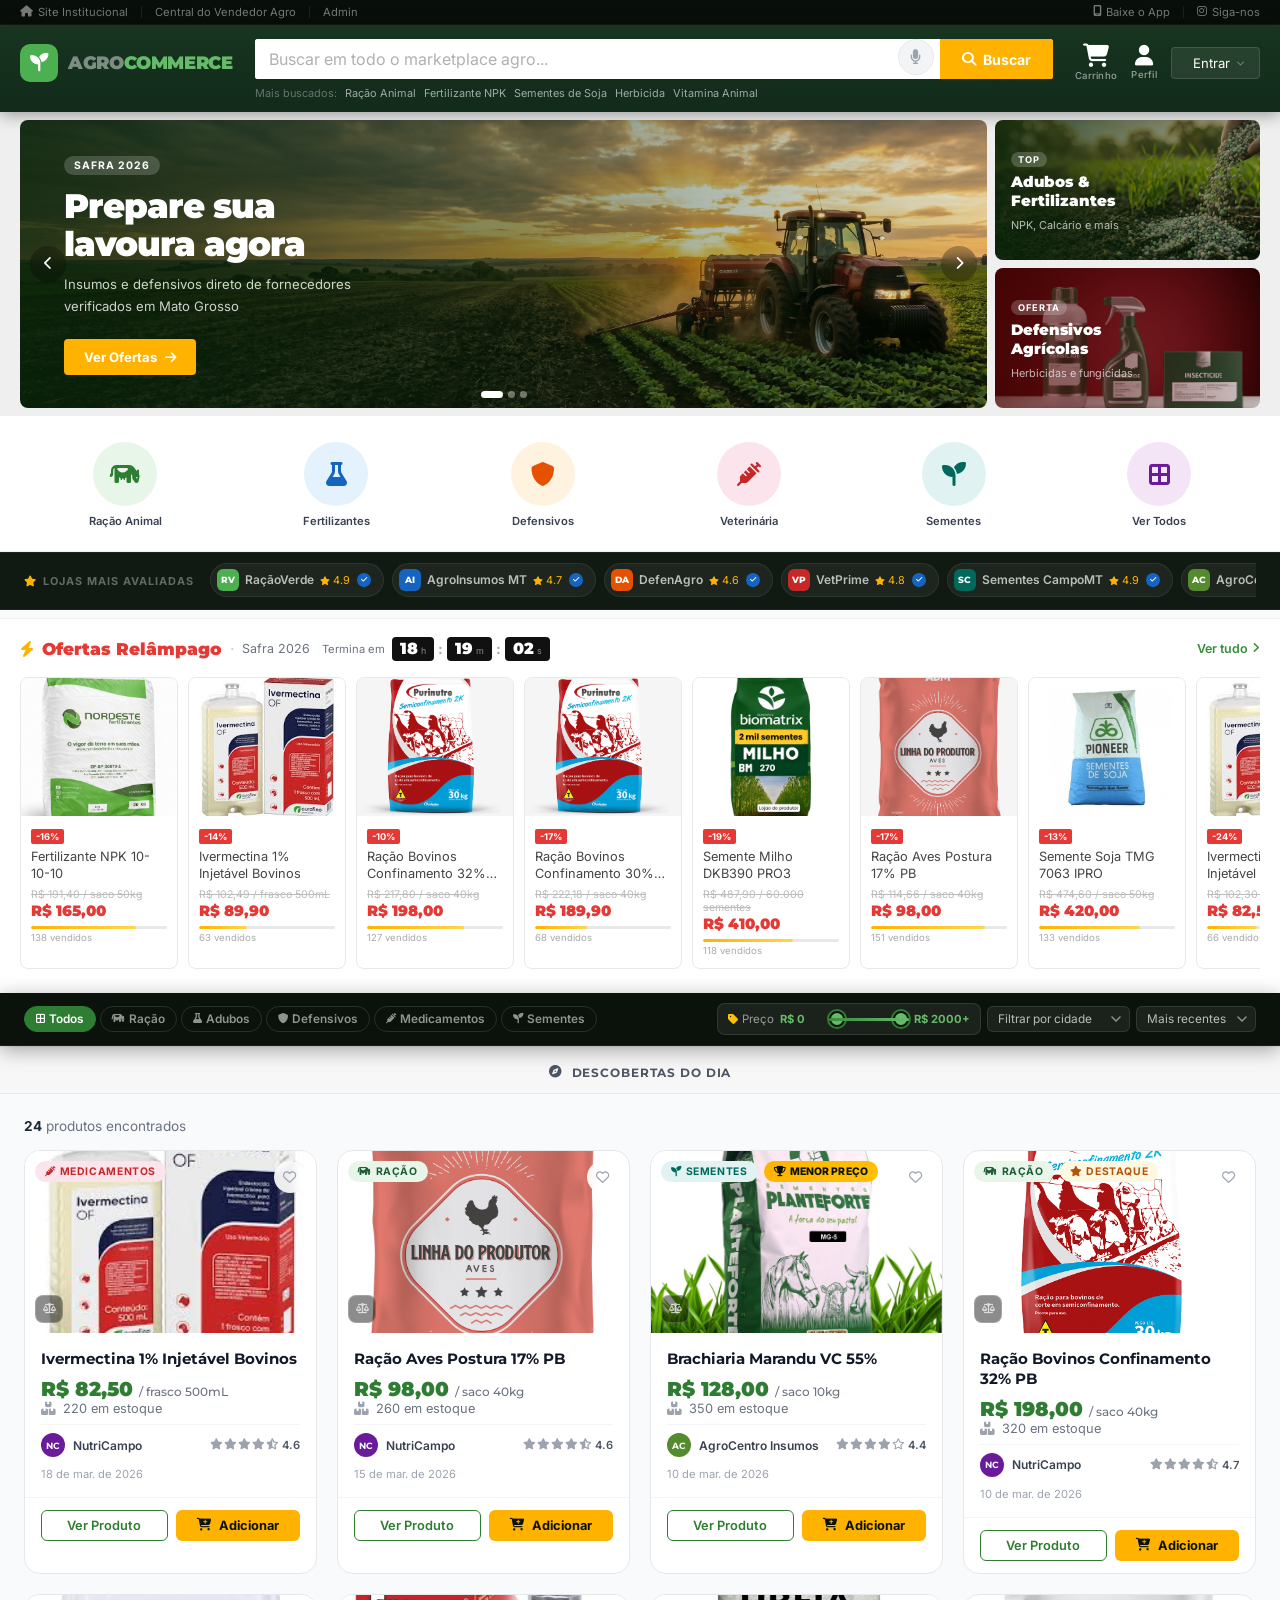
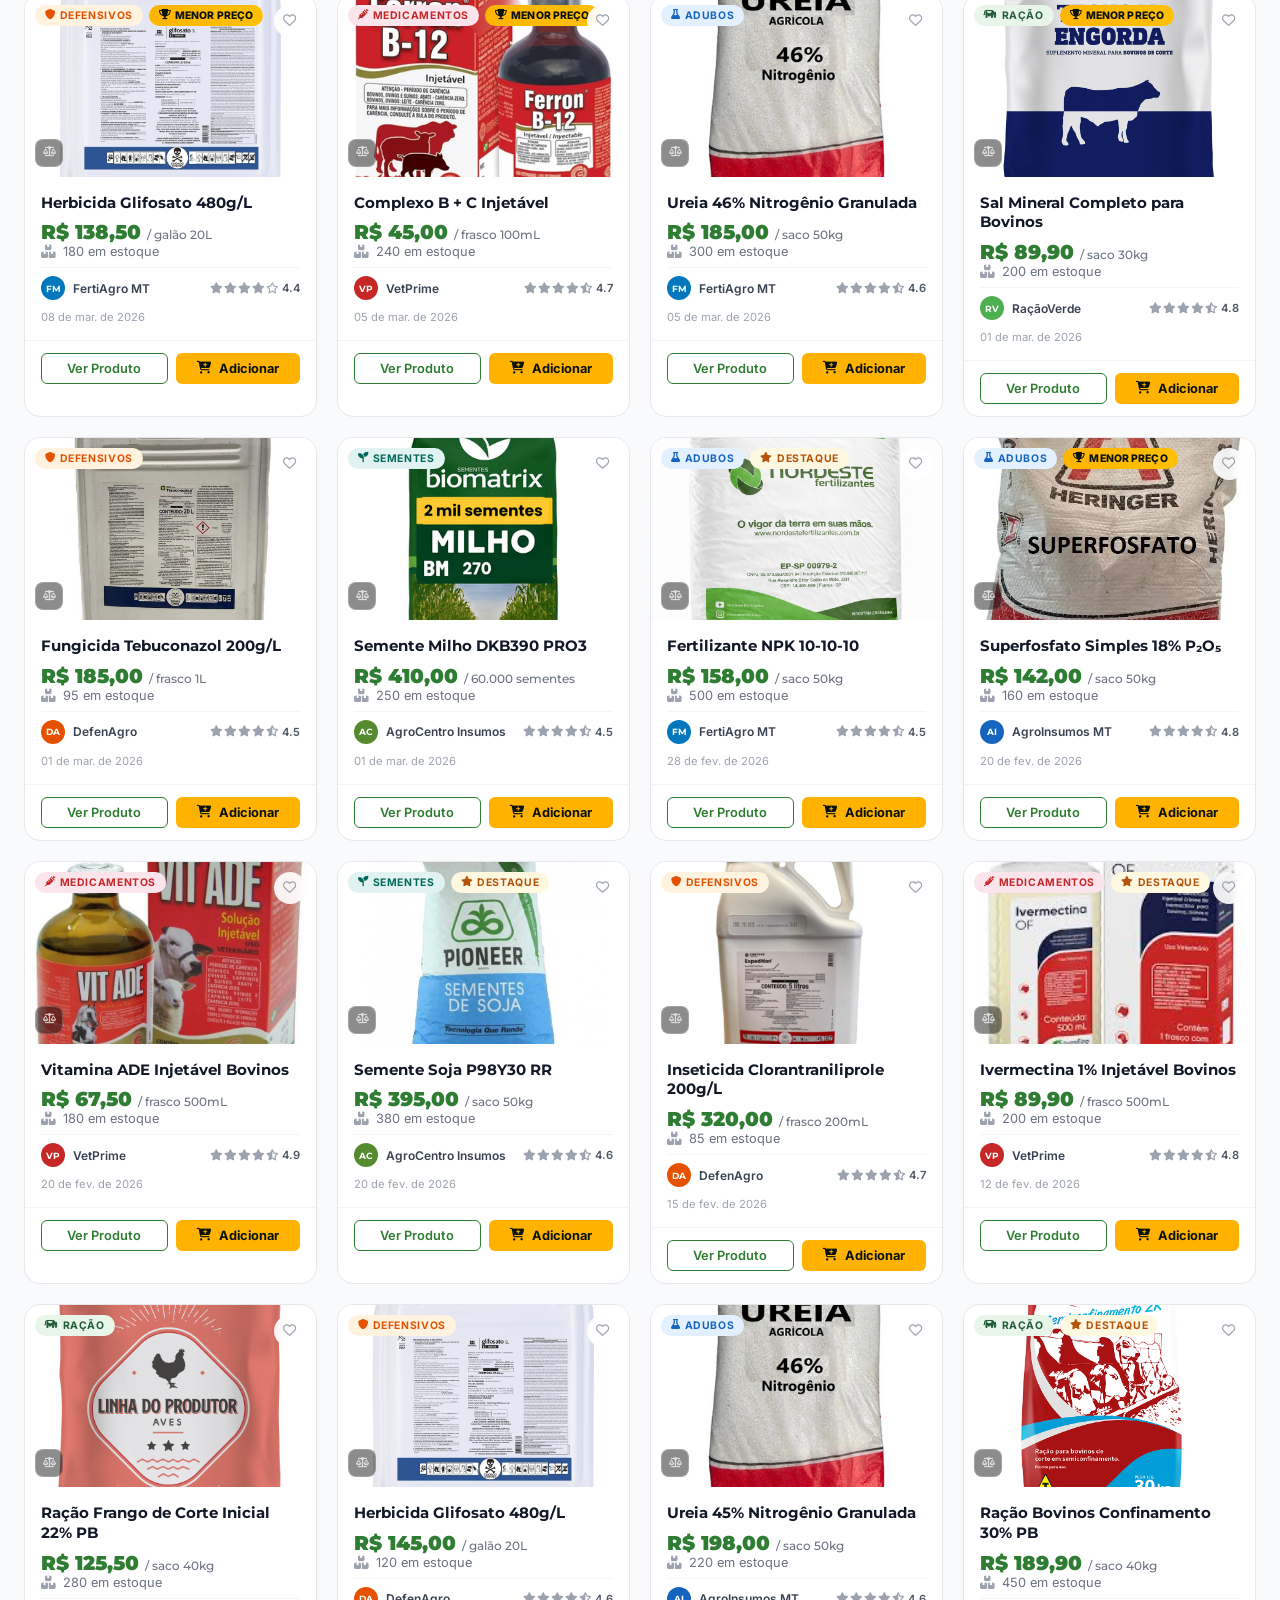
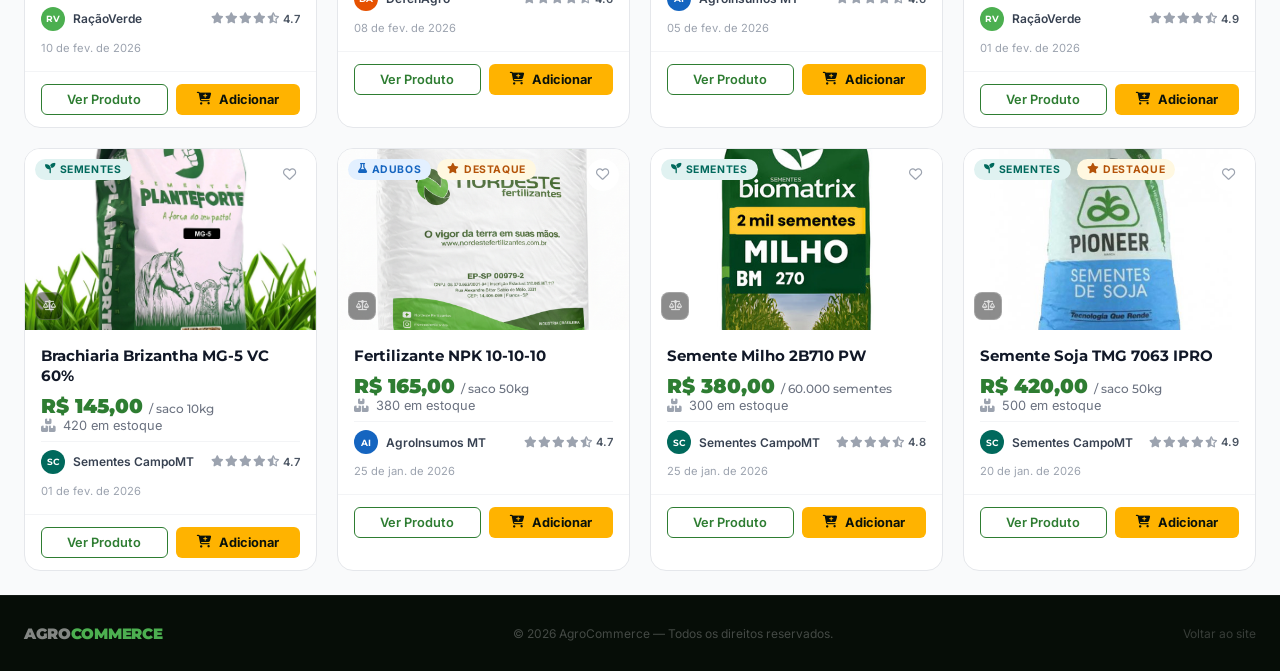
<file: produto.html>
<!DOCTYPE html>
<html lang="pt-BR">
<head>
  <meta charset="UTF-8">
  <meta name="viewport" content="width=device-width, initial-scale=1.0">
  <link rel="icon" type="image/svg+xml" href="marca.svg">
  <title>AgroCommerce — Produto</title>
  <link rel="preconnect" href="https://fonts.googleapis.com">
  <link rel="preconnect" href="https://fonts.gstatic.com" crossorigin>
  <link href="https://fonts.googleapis.com/css2?family=Montserrat:wght@400;600;700;800;900&family=Inter:wght@300;400;500;600;700&display=swap" rel="stylesheet">
  <link rel="stylesheet" href="https://cdnjs.cloudflare.com/ajax/libs/font-awesome/6.5.0/css/all.min.css">
  <link rel="stylesheet" href="css/marketplace.css">
  <style>
    .detail-wrap {
      max-width: 1200px;
      margin: 0 auto;
      padding: calc(var(--nav-h) + 2rem) 1.5rem 4rem;
    }
    .gallery-fav-btn {
      position: absolute;
      top: 1rem;
      right: 1rem;
      width: 42px;
      height: 42px;
      border-radius: 50%;
      border: none;
      background: rgba(255,255,255,.92);
      display: flex;
      align-items: center;
      justify-content: center;
      cursor: pointer;
      font-size: 1.15rem;
      box-shadow: 0 2px 8px rgba(0,0,0,.15);
      transition: transform .2s, box-shadow .2s;
      z-index: 2;
    }
    .gallery-fav-btn:hover { transform: scale(1.1); box-shadow: 0 4px 12px rgba(0,0,0,.2); }
    .gallery-fav-btn .fa-heart { color: #e53935; }
    .gallery-fav-btn .fa-regular { color: #9e9e9e; }
    .detail-gallery { position: relative; }
    .gallery-main { position: relative; }
    .gallery-main img {
      width: 100%;
      aspect-ratio: 7/5;
      object-fit: cover;
      border-radius: var(--radius-lg);
      display: block;
      cursor: zoom-in;
      transition: opacity .18s;
    }
    .gallery-main img:hover { opacity: .93; }
    .gallery-zoom-hint {
      position: absolute;
      bottom: .6rem;
      left: .6rem;
      background: rgba(0,0,0,.45);
      color: #fff;
      font-size: .65rem;
      padding: 3px 8px;
      border-radius: 20px;
      pointer-events: none;
      display: flex;
      align-items: center;
      gap: 4px;
      backdrop-filter: blur(4px);
    }
    /* ── Lightbox ─────────────────────────────────────────── */
    .lightbox {
      position: fixed;
      inset: 0;
      background: rgba(0,0,0,.92);
      z-index: 9999;
      display: flex;
      align-items: center;
      justify-content: center;
      opacity: 0;
      pointer-events: none;
      transition: opacity .22s ease;
    }
    .lightbox.open {
      opacity: 1;
      pointer-events: all;
    }
    .lightbox-img {
      max-width: 92vw;
      max-height: 88vh;
      object-fit: contain;
      border-radius: 6px;
      box-shadow: 0 8px 48px rgba(0,0,0,.6);
      transition: transform .25s ease, opacity .22s;
      user-select: none;
    }
    .lightbox-close {
      position: fixed;
      top: 1.2rem;
      right: 1.4rem;
      background: rgba(255,255,255,.12);
      border: none;
      color: #fff;
      font-size: 1.4rem;
      width: 44px;
      height: 44px;
      border-radius: 50%;
      cursor: pointer;
      display: flex;
      align-items: center;
      justify-content: center;
      transition: background .18s;
      backdrop-filter: blur(6px);
    }
    .lightbox-close:hover { background: rgba(255,255,255,.25); }
    .lightbox-arrow {
      position: fixed;
      top: 50%;
      transform: translateY(-50%);
      background: rgba(255,255,255,.1);
      border: none;
      color: #fff;
      font-size: 1.2rem;
      width: 48px;
      height: 48px;
      border-radius: 50%;
      cursor: pointer;
      display: flex;
      align-items: center;
      justify-content: center;
      transition: background .18s;
      backdrop-filter: blur(6px);
    }
    .lightbox-arrow:hover { background: rgba(255,255,255,.25); }
    .lightbox-arrow.lb-prev { left: 1.2rem; }
    .lightbox-arrow.lb-next { right: 1.2rem; }
    .lightbox-arrow[hidden] { display: none; }
    .lightbox-counter {
      position: fixed;
      bottom: 1.4rem;
      left: 50%;
      transform: translateX(-50%);
      color: rgba(255,255,255,.6);
      font-size: .75rem;
      letter-spacing: .06em;
    }
    .lightbox-dots {
      position: fixed;
      bottom: 2.6rem;
      left: 50%;
      transform: translateX(-50%);
      display: flex;
      gap: 6px;
    }
    .lightbox-dot {
      width: 6px;
      height: 6px;
      border-radius: 50%;
      background: rgba(255,255,255,.3);
      border: none;
      cursor: pointer;
      padding: 0;
      transition: background .2s, transform .2s;
    }
    .lightbox-dot.active {
      background: #fff;
      transform: scale(1.3);
    }
    .gallery-thumbs {
      display: flex;
      gap: .5rem;
      margin-top: .75rem;
      flex-wrap: wrap;
    }
    .gallery-thumb {
      width: 72px;
      height: 52px;
      object-fit: cover;
      border-radius: var(--radius);
      cursor: pointer;
      border: 2px solid transparent;
      opacity: .65;
      transition: opacity .2s, border-color .2s;
    }
    .gallery-thumb.active,
    .gallery-thumb:hover {
      opacity: 1;
      border-color: var(--brand);
    }
    .detail-section {
      margin-top: 2rem;
    }
    .detail-section h3 {
      font-family: var(--font-display);
      font-size: 1rem;
      font-weight: 700;
      text-transform: uppercase;
      letter-spacing: .06em;
      color: var(--text-secondary);
      margin-bottom: 1rem;
      padding-bottom: .5rem;
      border-bottom: 1px solid var(--border);
    }
    .detail-description {
      font-size: .95rem;
      line-height: 1.8;
      color: var(--text);
      white-space: pre-wrap;
    }
    .detail-specs {
      display: grid;
      grid-template-columns: 1fr 1fr;
      gap: .75rem;
    }
    .detail-spec {
      background: var(--surface);
      border: 1px solid var(--border);
      border-radius: var(--radius);
      padding: .75rem 1rem;
    }
    .detail-spec-label {
      font-size: .72rem;
      font-weight: 600;
      text-transform: uppercase;
      letter-spacing: .06em;
      color: var(--text-secondary);
      margin-bottom: .25rem;
    }
    .detail-spec-value {
      font-size: .9rem;
      font-weight: 600;
      color: var(--text);
    }
    .detail-spec-value a {
      color: var(--brand);
      text-decoration: none;
    }
    .detail-spec-value a:hover { text-decoration: underline; }
    .rating-summary {
      display: flex;
      align-items: center;
      gap: 2rem;
      margin-bottom: 1.5rem;
    }
    .rating-summary .big-num {
      font-family: var(--font-display);
      font-size: 3rem;
      font-weight: 800;
      color: var(--text);
      line-height: 1;
    }
    .rating-summary-meta {
      display: flex;
      flex-direction: column;
      gap: .3rem;
    }
    .rating-summary-meta .stars { color: var(--gold); font-size: .95rem; }
    .rating-summary-meta span { font-size: .82rem; color: var(--text-secondary); }
    .rating-bars { flex: 1; display: flex; flex-direction: column; gap: .4rem; }
    .rating-bar-row {
      display: flex;
      align-items: center;
      gap: .5rem;
      font-size: .8rem;
    }
    .rating-bar-label { width: 24px; text-align: right; color: var(--text-secondary); font-weight: 600; }
    .rating-bar-track {
      flex: 1;
      height: 6px;
      background: var(--border);
      border-radius: 99px;
      overflow: hidden;
    }
    .rating-bar-fill {
      height: 100%;
      background: var(--gold);
      border-radius: 99px;
      transition: width .6s ease;
    }
    .rating-bar-count { width: 24px; color: var(--text-secondary); font-size: .75rem; }
    .reviews-list { display: flex; flex-direction: column; gap: 1rem; margin-top: 1.25rem; }
    .review-card {
      background: var(--surface);
      border: 1px solid var(--border);
      border-radius: var(--radius-lg);
      padding: 1.25rem;
    }
    .review-card-header {
      display: flex;
      align-items: center;
      gap: .75rem;
      margin-bottom: .75rem;
    }
    .review-card-meta { display: flex; flex-direction: column; gap: .2rem; flex: 1; }
    .review-card-name { font-weight: 600; font-size: .9rem; color: var(--text); }
    .review-card-date { font-size: .78rem; color: var(--text-secondary); }
    .review-card-text { font-size: .9rem; line-height: 1.65; color: var(--text); }
    .review-card .stars { color: var(--gold); font-size: .8rem; }
    .no-reviews {
      text-align: center;
      padding: 2rem;
      color: var(--text-secondary);
      font-size: .9rem;
    }
    .review-form-wrap {
      margin-top: 1.5rem;
      background: var(--surface);
      border: 1px solid var(--border);
      border-radius: var(--radius-lg);
      padding: 1.5rem;
    }
    .review-form-wrap h4 {
      font-family: var(--font-display);
      font-size: .9rem;
      font-weight: 700;
      text-transform: uppercase;
      letter-spacing: .05em;
      margin-bottom: 1rem;
      color: var(--text-secondary);
    }
    .star-input { display: flex; gap: .25rem; margin-bottom: 1rem; }
    .star-input button {
      background: none;
      border: none;
      cursor: pointer;
      font-size: 1.4rem;
      color: var(--border);
      transition: color .15s, transform .15s;
      padding: 0 .1rem;
    }
    .star-input button:hover,
    .star-input button.active { color: var(--gold); transform: scale(1.15); }
    .review-form-wrap textarea {
      width: 100%;
      min-height: 90px;
      padding: .75rem 1rem;
      border: 1px solid var(--border);
      border-radius: var(--radius);
      background: var(--bg);
      color: var(--text);
      font-family: var(--font-body);
      font-size: .9rem;
      resize: vertical;
      box-sizing: border-box;
      transition: border-color .2s;
    }
    .review-form-wrap textarea:focus { outline: none; border-color: var(--brand); }
    .price-box {
      background: var(--surface);
      border: 1px solid var(--border);
      border-radius: var(--radius-lg);
      padding: 1.5rem;
      margin-bottom: 1rem;
    }
    .price-box-price {
      font-family: var(--font-display);
      font-size: 2rem;
      font-weight: 800;
      color: var(--text);
      line-height: 1;
      margin-bottom: .25rem;
    }
    .price-box-unit { font-size: .82rem; color: var(--text-secondary); margin-bottom: 1rem; }
    .price-box-stock { font-size: .82rem; color: var(--text-secondary); margin-bottom: 1rem; }
    .price-box-qty {
      display: flex;
      align-items: center;
      gap: .75rem;
      margin-bottom: 1.25rem;
    }
    .price-box-qty label { font-size: .85rem; font-weight: 600; color: var(--text); }
    .price-box-qty input[type=number] {
      width: 72px;
      padding: .5rem .75rem;
      border: 1px solid var(--border);
      border-radius: var(--radius);
      background: var(--bg);
      color: var(--text);
      font-family: var(--font-body);
      font-size: .95rem;
      font-weight: 600;
      text-align: center;
    }
    .price-box-qty input[type=number]:focus { outline: none; border-color: var(--brand); }
    .price-box-qty input[type=number]::-webkit-inner-spin-button { -webkit-appearance: auto; }
    .price-box-actions { display: flex; flex-direction: column; gap: .75rem; }
    .seller-box {
      background: var(--surface);
      border: 1px solid var(--border);
      border-radius: var(--radius-lg);
      padding: 1.5rem;
    }
    .seller-box-header {
      display: flex;
      align-items: flex-start;
      gap: 1rem;
      margin-bottom: 1rem;
    }
    .seller-box-info { flex: 1; }
    .seller-box-name {
      font-family: var(--font-display);
      font-size: 1rem;
      font-weight: 700;
      color: var(--text);
      margin-bottom: .3rem;
    }
    .seller-box-name a { color: inherit; text-decoration: none; }
    .seller-box-name a:hover { color: var(--brand); }
    .seller-box-meta {
      display: flex;
      flex-wrap: wrap;
      gap: .4rem;
      margin-bottom: .5rem;
    }
    .seller-box-meta .stars { color: var(--gold); font-size: .78rem; }
    .seller-box-meta span { font-size: .78rem; color: var(--text-secondary); }
    .seller-box-stats {
      display: flex;
      gap: 1rem;
      padding: .75rem 0;
      border-top: 1px solid var(--border);
      border-bottom: 1px solid var(--border);
      margin-bottom: 1rem;
    }
    .seller-box-stat { display: flex; flex-direction: column; align-items: center; gap: .15rem; flex: 1; }
    .seller-box-stat strong { font-family: var(--font-display); font-size: 1.1rem; font-weight: 800; color: var(--text); }
    .seller-box-stat span { font-size: .7rem; color: var(--text-secondary); text-align: center; }
    .seller-box-bio { font-size: .83rem; line-height: 1.6; color: var(--text-secondary); margin-bottom: 1rem; }
    .detail-panel { position: sticky; top: calc(var(--nav-h) + 1rem); }
    @media (max-width: 768px) {
      .detail-specs { grid-template-columns: 1fr; }
      .rating-summary { flex-direction: column; align-items: flex-start; gap: 1rem; }
      .detail-panel { position: static; }
    }
    @media (max-width: 480px) {
      .price-box { padding: 16px; }
      .price-box-price { font-size: 1.6rem; }
      .breadcrumb { font-size: .72rem; }
    }
    @media (max-width: 375px) {
      .price-box-price { font-size: 1.4rem; }
    }
  </style>
</head>
<body>

<div class="scroll-progress" id="scrollProgress"></div>

<nav class="m-nav">
  <div class="m-nav-inner">
    <a href="marketplace.html" class="m-nav-back"><i class="fa-solid fa-arrow-left"></i> Marketplace</a>
    <a href="marketplace.html" class="m-nav-logo">
      <div class="mark"><i class="fa-solid fa-seedling"></i></div>
      <span class="m-nav-logo-name">AGRO<span>COMMERCE</span></span>
    </a>
    <div class="m-nav-search">
      <i class="fa-solid fa-magnifying-glass search-icon"></i>
      <input type="text" id="navSearch" placeholder="Buscar produtos...">
      <button class="search-clear" id="searchClear"><i class="fa-solid fa-xmark"></i></button>
    </div>
    <div class="m-nav-actions">
      <a href="carrinho.html" class="nav-cart-btn" aria-label="Carrinho">
        <i class="fa-solid fa-cart-shopping"></i>
        <span class="cart-badge" id="cartBadge">0</span>
      </a>
      <button class="m-nav-user-btn" id="navUserBtn">
        <span id="navUserAvatar"></span>
        <span id="navUserName">Entrar</span>
        <i class="fa-solid fa-chevron-down" style="font-size:.6rem;color:rgba(255,255,255,.4)"></i>
      </button>
    </div>
    <button class="m-nav-hamburger" id="navHamburger"><span></span><span></span><span></span></button>
  </div>
</nav>

<div class="detail-wrap">

  <!-- Breadcrumb -->
  <nav class="breadcrumb" id="breadcrumb" aria-label="Breadcrumb">
    <a href="marketplace.html">Marketplace</a>
    <i class="fa-solid fa-chevron-right"></i>
    <a href="marketplace.html" id="breadCrumbCat">Categoria</a>
    <i class="fa-solid fa-chevron-right"></i>
    <span id="breadCrumbTitle">Produto</span>
  </nav>

  <!-- Grid principal -->
  <div class="detail-grid">

    <!-- ── Esquerda ── -->
    <div>
      <!-- Galeria -->
      <div class="detail-gallery">
        <div class="gallery-main">
          <img id="galleryMain" src="" alt="Produto" title="Clique para ampliar">
          <span class="gallery-zoom-hint"><i class="fa-solid fa-magnifying-glass-plus"></i> Clique para ampliar</span>
          <button class="gallery-fav-btn" id="favBtn" aria-label="Favoritar">
            <i class="fa-regular fa-heart"></i>
          </button>
        </div>
        <div class="gallery-thumbs" id="galleryThumbs"></div>
      </div>

      <!-- Descrição -->
      <div class="detail-section reveal">
        <h3><i class="fa-solid fa-align-left" style="margin-right:.4rem;color:var(--brand-light)"></i>Descrição</h3>
        <div class="detail-description" id="productDesc"></div>
      </div>

      <!-- Especificações -->
      <div class="detail-section reveal">
        <h3><i class="fa-solid fa-list-check" style="margin-right:.4rem;color:var(--brand-light)"></i>Especificações</h3>
        <div class="detail-specs" id="productSpecs"></div>
      </div>

      <!-- Avaliações -->
      <div class="detail-section reveal" id="reviewsSection">
        <h3><i class="fa-solid fa-star" style="margin-right:.4rem;color:var(--gold)"></i>Avaliações</h3>

        <div class="rating-summary" id="ratingSummary"></div>

        <div class="reviews-list" id="reviewsList"></div>

        <!-- Formulário de avaliação -->
        <div class="review-form-wrap" id="reviewFormWrap">
          <h4><i class="fa-solid fa-pen" style="margin-right:.4rem"></i>Deixar avaliação</h4>
          <div class="star-input" id="starInput">
            <button type="button" data-v="1"><i class="fa-solid fa-star"></i></button>
            <button type="button" data-v="2"><i class="fa-solid fa-star"></i></button>
            <button type="button" data-v="3"><i class="fa-solid fa-star"></i></button>
            <button type="button" data-v="4"><i class="fa-solid fa-star"></i></button>
            <button type="button" data-v="5"><i class="fa-solid fa-star"></i></button>
          </div>
          <textarea id="reviewComment" placeholder="Conte sua experiência com este produto..."></textarea>
          <button class="btn btn-primary btn-md" id="submitReview" style="margin-top:.75rem">
            <i class="fa-solid fa-paper-plane"></i> Enviar avaliação
          </button>
        </div>
      </div>
    </div>

    <!-- ── Direita (painel sticky) ── -->
    <div class="detail-panel">

      <!-- Price Box -->
      <div class="price-box">
        <div class="price-box-price" id="pbPrice"></div>
        <div class="price-box-unit" id="pbUnit"></div>
        <div class="price-box-stock" id="pbStock"></div>
        <div class="price-box-qty">
          <label for="qtyInput">Quantidade:</label>
          <input type="number" id="qtyInput" min="1" value="1">
        </div>
        <div class="price-box-actions">
          <button class="btn btn-gold btn-lg btn-full" id="addCartBtn">
            <i class="fa-solid fa-cart-plus"></i> Adicionar ao Carrinho
          </button>
          <a href="carrinho.html" class="btn btn-outline btn-lg btn-full">
            <i class="fa-solid fa-cart-shopping"></i> Ver Carrinho
          </a>
        </div>
      </div>

      <!-- Seller Box -->
      <div class="seller-box" id="sellerBox"></div>

    </div>
  </div>
</div>

<footer class="m-footer">
  <div class="m-footer-inner">
    <div class="m-footer-logo">AGRO<span>COMMERCE</span></div>
    <p class="m-footer-copy">&copy; 2026 AgroCommerce &mdash; Todos os direitos reservados.</p>
    <a href="index.html" class="m-footer-link">Voltar ao site</a>
  </div>
</footer>

<!-- Modal Login -->
<div class="modal-overlay" id="loginModal">
  <div class="modal">
    <div class="modal-header">
      <div>
        <div class="modal-title">Selecionar Perfil</div>
        <div class="modal-subtitle">Escolha com qual perfil deseja entrar</div>
      </div>
      <button class="modal-close" id="loginClose"><i class="fa-solid fa-xmark"></i></button>
    </div>
    <div class="user-list" id="loginUserList"></div>
  </div>
</div>

<!-- LIGHTBOX -->
<div class="lightbox" id="lightbox" role="dialog" aria-modal="true" aria-label="Visualizar foto">
  <button class="lightbox-close" id="lbClose" aria-label="Fechar"><i class="fa-solid fa-xmark"></i></button>
  <button class="lightbox-arrow lb-prev" id="lbPrev" aria-label="Foto anterior"><i class="fa-solid fa-chevron-left"></i></button>
  <img class="lightbox-img" id="lbImg" src="" alt="Foto ampliada do produto">
  <button class="lightbox-arrow lb-next" id="lbNext" aria-label="Próxima foto"><i class="fa-solid fa-chevron-right"></i></button>
  <div class="lightbox-dots" id="lbDots"></div>
  <div class="lightbox-counter" id="lbCounter"></div>
</div>

<script src="js/data.js"></script>
<script src="js/product.js"></script>
</body>
</html>
</file>
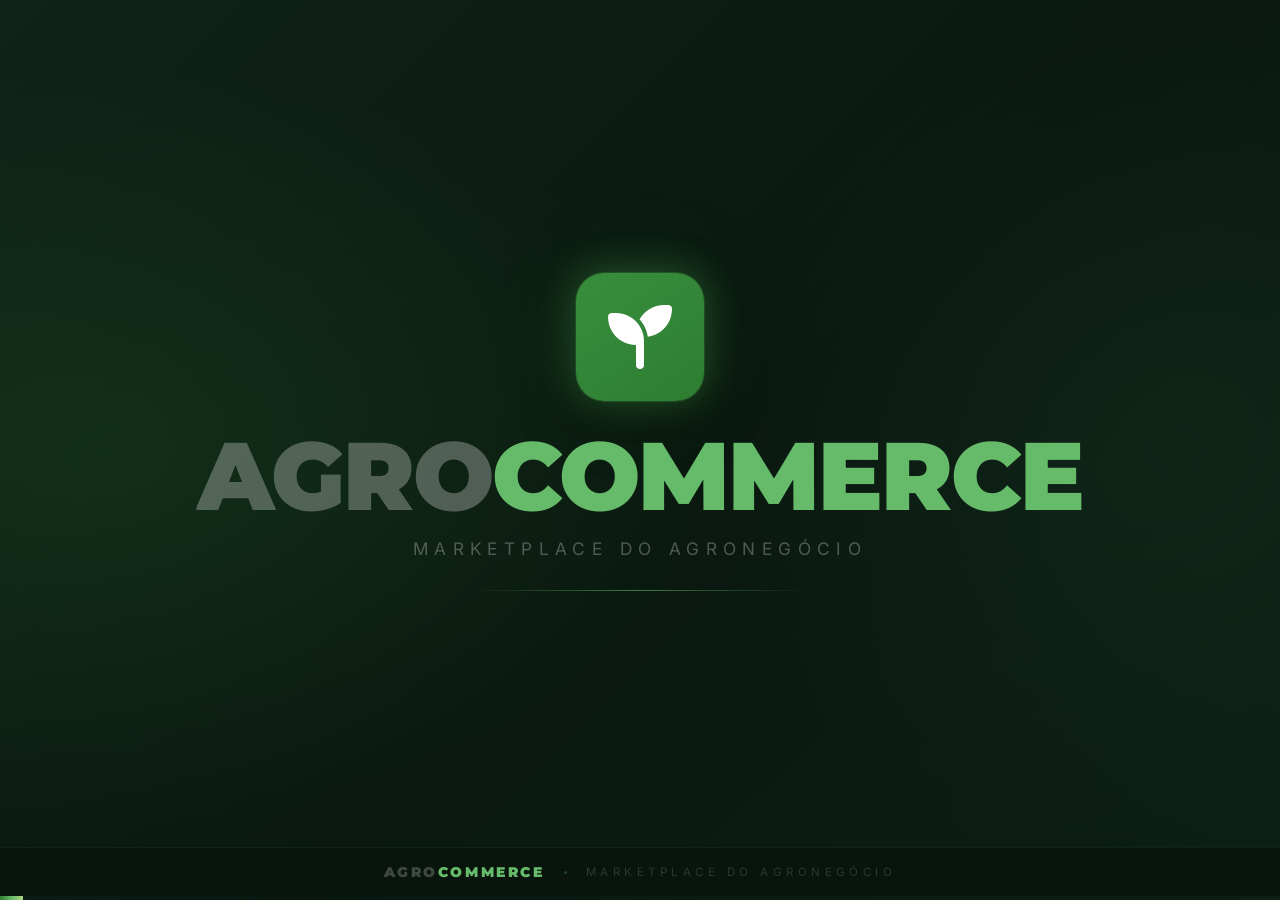
<file: tv.html>
<!DOCTYPE html>
<html lang="pt-BR">
<head>
<meta charset="UTF-8">
<title>AgroCommerce — TV Estande</title>
<link rel="preconnect" href="https://fonts.googleapis.com">
<link rel="preconnect" href="https://fonts.gstatic.com" crossorigin>
<link href="https://fonts.googleapis.com/css2?family=Montserrat:wght@300;400;700;800;900&family=Inter:wght@300;400;500;600&display=swap" rel="stylesheet">
<link rel="stylesheet" href="https://cdnjs.cloudflare.com/ajax/libs/font-awesome/6.5.0/css/all.min.css">
<style>
*, *::before, *::after { box-sizing: border-box; margin: 0; padding: 0; }

html, body {
  width: 100vw;
  height: 100vh;
  overflow: hidden;
  background: #0a1810;
  font-family: 'Inter', sans-serif;
  cursor: none;
  user-select: none;
}

/* ── Stage ocupa 100% do viewport ── */
.stage {
  position: fixed;
  inset: 0;
  width: 100vw;
  height: 100vh;
  overflow: hidden;
}

.stage::before {
  content: '';
  position: absolute;
  inset: 0;
  background:
    radial-gradient(ellipse 75% 65% at 8% 50%, rgba(46,125,50,.18) 0%, transparent 65%),
    radial-gradient(ellipse 55% 75% at 92% 50%, rgba(27,58,38,.3) 0%, transparent 65%),
    linear-gradient(135deg, #0f2318 0%, #0a1810 55%, #0c1f14 100%);
  pointer-events: none;
  z-index: 0;
}

/* ── Slides ── */
.slide {
  position: absolute;
  inset: 0;
  display: flex;
  flex-direction: column;
  align-items: center;
  justify-content: center;
  opacity: 0;
  pointer-events: none;
  transition: opacity 0.7s cubic-bezier(.4,0,.2,1);
  z-index: 1;
  padding: 5vh 7vw 9vh;
}
.slide.active { opacity: 1; pointer-events: auto; }

/* ── Footer persistente ── */
.footer-bar {
  position: absolute;
  bottom: 0.4vh;
  left: 0;
  right: 0;
  height: 5.5vh;
  z-index: 20;
  display: flex;
  align-items: center;
  justify-content: center;
  gap: 1.5vw;
  background: rgba(8,20,12,.88);
  border-top: 1px solid rgba(76,175,80,.1);
}
.footer-brand {
  font-family: 'Montserrat', sans-serif;
  font-weight: 900;
  font-size: 1.1vw;
  color: rgba(255,255,255,.22);
  letter-spacing: .2vw;
}
.footer-brand span { color: #66BB6A; }
.footer-dot {
  width: .25vw; height: .25vw;
  border-radius: 50%;
  background: rgba(76,175,80,.32);
}
.footer-tag {
  font-size: .9vw;
  color: rgba(255,255,255,.15);
  letter-spacing: .35vw;
  text-transform: uppercase;
}

/* ── Barra de progresso ── */
.progress-bar {
  position: absolute;
  bottom: 0; left: 0;
  height: .4vh;
  background: linear-gradient(90deg, #2E7D32, #66BB6A, #AED581);
  width: 0%;
  z-index: 30;
  transition: none;
}

/* ═══════════════════════════════════════════
   COMPONENTES REUTILIZÁVEIS
═══════════════════════════════════════════ */
.eyebrow {
  font-size: 1.05vw;
  font-weight: 600;
  color: #66BB6A;
  letter-spacing: .55vw;
  text-transform: uppercase;
  opacity: 0;
  transform: translateY(.8vh);
  transition: opacity .5s ease .1s, transform .5s ease .1s;
  align-self: flex-start;
}
.slide.active .eyebrow { opacity: 1; transform: translateY(0); }

.big-title {
  font-family: 'Montserrat', sans-serif;
  font-weight: 900;
  color: #fff;
  line-height: 1;
  clip-path: inset(0 0 100% 0);
  align-self: flex-start;
  transition: clip-path .7s cubic-bezier(.4,0,.2,1) .25s;
}
.slide.active .big-title { clip-path: inset(0 0 0% 0); }

.h-rule {
  width: 0;
  height: 1px;
  background: linear-gradient(90deg, transparent, rgba(102,187,106,.5), transparent);
  transition: width .7s cubic-bezier(.4,0,.2,1) .8s;
}
.slide.active .h-rule { width: 22vw; }

/* ═══════════════════════════════════════════
   SLIDE 1 — LOGO
═══════════════════════════════════════════ */
#s-logo { gap: 0; text-align: center; }

#s-logo .logo-mark {
  width: 10vw; height: 10vw;
  background: linear-gradient(145deg, #388E3C, #2E7D32);
  border-radius: 2.2vw;
  display: flex; align-items: center; justify-content: center;
  font-size: 5vw; color: #fff;
  margin-bottom: 3vh;
  box-shadow:
    0 0 0 .05vw rgba(76,175,80,.3),
    0 0 3vw rgba(76,175,80,.4),
    0 0 7vw rgba(76,175,80,.15),
    0 2vh 4vw rgba(0,0,0,.55);
  opacity: 0;
  transform: scale(.45) translateY(2vh);
  transition: opacity .75s cubic-bezier(.34,1.4,.64,1), transform .75s cubic-bezier(.34,1.4,.64,1);
}
#s-logo.active .logo-mark { opacity: 1; transform: scale(1) translateY(0); }

#s-logo .logo-wordmark {
  font-family: 'Montserrat', sans-serif;
  font-weight: 900;
  font-size: 7.5vw;
  letter-spacing: -.15vw;
  color: rgba(255,255,255,.28);
  line-height: 1;
  clip-path: inset(0 100% 0 0);
  transition: clip-path .8s cubic-bezier(.4,0,.2,1) .45s;
}
#s-logo .logo-wordmark span { color: #66BB6A; }
#s-logo.active .logo-wordmark { clip-path: inset(0 0% 0 0); }

#s-logo .logo-tag {
  font-size: 1.35vw;
  color: rgba(255,255,255,.28);
  letter-spacing: .5vw;
  text-transform: uppercase;
  margin-top: 1.5vh;
  opacity: 0;
  transition: opacity .6s ease 1.05s;
}
#s-logo.active .logo-tag { opacity: 1; }

#s-logo .logo-rule {
  width: 0; height: 1px;
  background: linear-gradient(90deg, transparent, rgba(102,187,106,.6), transparent);
  margin-top: 3.5vh;
  transition: width .85s cubic-bezier(.4,0,.2,1) 1.15s;
}
#s-logo.active .logo-rule { width: 26vw; }

/* ═══════════════════════════════════════════
   SLIDE 2 — QUEM SOMOS
═══════════════════════════════════════════ */
#s-quem { text-align: center; gap: 0; }

#s-quem .big-title {
  font-size: 5.5vw;
  align-self: center;
  margin-top: 1.5vh;
  margin-bottom: 3vh;
}

.quem-desc {
  font-size: 1.6vw;
  color: rgba(255,255,255,.6);
  line-height: 1.65;
  max-width: 62vw;
  text-align: center;
  opacity: 0;
  transform: translateY(1.5vh);
  transition: opacity .6s ease .6s, transform .6s ease .6s;
}
#s-quem.active .quem-desc { opacity: 1; transform: translateY(0); }
.quem-desc em { font-style: normal; color: rgba(255,255,255,.88); font-weight: 600; }

.quem-badges {
  display: flex;
  gap: 2vw;
  margin-top: 4vh;
  opacity: 0;
  transform: translateY(1.5vh);
  transition: opacity .6s ease .95s, transform .6s ease .95s;
}
#s-quem.active .quem-badges { opacity: 1; transform: translateY(0); }

.quem-badge {
  display: flex;
  align-items: center;
  gap: .8vw;
  background: rgba(76,175,80,.1);
  border: 1px solid rgba(76,175,80,.22);
  border-radius: .8vw;
  padding: 1.2vh 1.8vw;
}
.quem-badge i { font-size: 1.4vw; color: #66BB6A; }
.quem-badge span { font-size: 1.15vw; color: rgba(255,255,255,.75); font-weight: 500; }

.quem-unemat {
  display: inline-flex;
  align-items: center;
  gap: 1.5vw;
  background: rgba(255,255,255,.9);
  border-radius: 1.2vw;
  padding: 1.2vh 2.5vw;
  margin-top: 3.5vh;
  opacity: 0;
  transform: translateY(1.5vh);
  transition: opacity .6s ease 1.25s, transform .6s ease 1.25s;
}
#s-quem.active .quem-unemat { opacity: 1; transform: translateY(0); }
.quem-unemat img.brasao { height: 5.5vh; width: auto; }
.quem-unemat .udiv { width: 1px; height: 4vh; background: rgba(0,0,0,.12); }
.quem-unemat img.utxt { height: 3.5vh; width: auto; }

/* ═══════════════════════════════════════════
   SLIDE 3 — O PROBLEMA
═══════════════════════════════════════════ */
#s-problema {
  flex-direction: row;
  gap: 0;
  align-items: center;
}

.prob-left {
  flex: 0 0 38vw;
  display: flex;
  flex-direction: column;
  gap: 0;
  padding-right: 4vw;
}

.prob-question {
  font-family: 'Montserrat', sans-serif;
  font-weight: 800;
  font-size: 3.2vw;
  color: #fff;
  line-height: 1.2;
  clip-path: inset(0 0 100% 0);
  transition: clip-path .7s cubic-bezier(.4,0,.2,1) .28s;
  margin-top: 1.5vh;
}
#s-problema.active .prob-question { clip-path: inset(0 0 0% 0); }
.prob-question em { font-style: normal; color: #66BB6A; }

.prob-sub {
  font-size: 1.4vw;
  color: rgba(255,255,255,.42);
  line-height: 1.6;
  margin-top: 2.5vh;
  opacity: 0;
  transition: opacity .55s ease .75s;
}
#s-problema.active .prob-sub { opacity: 1; }

.prob-divider {
  width: 1px;
  height: 0;
  background: linear-gradient(180deg, transparent, rgba(76,175,80,.35), transparent);
  flex-shrink: 0;
  transition: height .7s ease .45s;
}
#s-problema.active .prob-divider { height: 55vh; }

.prob-right {
  flex: 1;
  display: flex;
  flex-direction: column;
  gap: 2vh;
  padding-left: 4vw;
}

.prob-card {
  display: flex;
  align-items: flex-start;
  gap: 1.5vw;
  background: rgba(255,255,255,.04);
  border: 1px solid rgba(200,80,60,.18);
  border-radius: 1vw;
  padding: 2.2vh 2vw;
  opacity: 0;
  transform: translateX(2vw);
}
.prob-card:nth-child(1) { transition: opacity .5s ease .5s, transform .5s ease .5s; }
.prob-card:nth-child(2) { transition: opacity .5s ease .7s, transform .5s ease .7s; }
.prob-card:nth-child(3) { transition: opacity .5s ease .9s, transform .5s ease .9s; }
#s-problema.active .prob-card { opacity: 1; transform: translateX(0); }

.prob-card-icon {
  width: 3.5vw; height: 3.5vw;
  background: rgba(200,80,60,.12);
  border: 1px solid rgba(200,80,60,.25);
  border-radius: .7vw;
  display: flex; align-items: center; justify-content: center;
  font-size: 1.6vw; color: #ef9a9a;
  flex-shrink: 0;
}
.prob-card-text {}
.prob-card-title {
  font-family: 'Montserrat', sans-serif;
  font-weight: 700;
  font-size: 1.4vw;
  color: #fff;
  margin-bottom: .6vh;
}
.prob-card-desc {
  font-size: 1.15vw;
  color: rgba(255,255,255,.48);
  line-height: 1.5;
}

/* ═══════════════════════════════════════════
   SLIDE 4 — NOSSA SOLUÇÃO
═══════════════════════════════════════════ */
#s-solucao {
  flex-direction: row;
  gap: 0;
  align-items: center;
}

.sol-left {
  flex: 0 0 48vw;
  padding-right: 5vw;
}

.sol-headline {
  font-family: 'Montserrat', sans-serif;
  font-weight: 900;
  font-size: 3.4vw;
  color: #fff;
  line-height: 1.15;
  clip-path: inset(0 0 100% 0);
  transition: clip-path .7s cubic-bezier(.4,0,.2,1) .28s;
  margin-top: 1.5vh;
}
#s-solucao.active .sol-headline { clip-path: inset(0 0 0% 0); }
.sol-headline em { font-style: normal; color: #66BB6A; }

.sol-sub {
  font-size: 1.4vw;
  color: rgba(255,255,255,.48);
  line-height: 1.65;
  margin-top: 2.5vh;
  opacity: 0;
  transition: opacity .55s ease .75s;
}
#s-solucao.active .sol-sub { opacity: 1; }

.sol-divider {
  width: 1px;
  height: 0;
  background: linear-gradient(180deg, transparent, rgba(76,175,80,.35), transparent);
  flex-shrink: 0;
  transition: height .7s ease .4s;
}
#s-solucao.active .sol-divider { height: 55vh; }

.sol-right {
  flex: 1;
  display: flex;
  flex-direction: column;
  gap: 2vh;
  padding-left: 4.5vw;
}

.sol-card {
  display: flex;
  align-items: flex-start;
  gap: 1.5vw;
  background: rgba(76,175,80,.06);
  border: 1px solid rgba(76,175,80,.18);
  border-radius: 1vw;
  padding: 2.2vh 2vw;
  opacity: 0;
  transform: translateX(2vw);
}
.sol-card:nth-child(1) { transition: opacity .5s ease .5s, transform .5s ease .5s; }
.sol-card:nth-child(2) { transition: opacity .5s ease .7s, transform .5s ease .7s; }
.sol-card:nth-child(3) { transition: opacity .5s ease .9s, transform .5s ease .9s; }
#s-solucao.active .sol-card { opacity: 1; transform: translateX(0); }

.sol-card-icon {
  width: 3.5vw; height: 3.5vw;
  background: rgba(76,175,80,.14);
  border: 1px solid rgba(76,175,80,.28);
  border-radius: .7vw;
  display: flex; align-items: center; justify-content: center;
  font-size: 1.6vw; color: #66BB6A;
  flex-shrink: 0;
}
.sol-card-title {
  font-family: 'Montserrat', sans-serif;
  font-weight: 700;
  font-size: 1.4vw;
  color: #fff;
  margin-bottom: .5vh;
}
.sol-card-desc {
  font-size: 1.15vw;
  color: rgba(255,255,255,.48);
  line-height: 1.5;
}

/* ═══════════════════════════════════════════
   SLIDE 5 — CATEGORIAS
═══════════════════════════════════════════ */
#s-categorias { gap: 0; align-items: flex-start; }

.cat-grid {
  display: grid;
  grid-template-columns: repeat(3, 1fr);
  gap: 1.5vh 1.5vw;
  width: 100%;
  margin-top: 2.5vh;
}

.cat-card {
  background: rgba(255,255,255,.04);
  border: 1px solid rgba(76,175,80,.13);
  border-radius: 1vw;
  padding: 2.5vh 1.8vw;
  display: flex;
  align-items: center;
  gap: 1.5vw;
  opacity: 0;
  transform: translateY(1.5vh);
}
.cat-card:nth-child(1) { transition: opacity .4s ease .35s, transform .4s ease .35s; }
.cat-card:nth-child(2) { transition: opacity .4s ease .47s, transform .4s ease .47s; }
.cat-card:nth-child(3) { transition: opacity .4s ease .59s, transform .4s ease .59s; }
.cat-card:nth-child(4) { transition: opacity .4s ease .71s, transform .4s ease .71s; }
.cat-card:nth-child(5) { transition: opacity .4s ease .83s, transform .4s ease .83s; }
.cat-card:nth-child(6) { transition: opacity .4s ease .95s, transform .4s ease .95s; }
.slide.active .cat-card { opacity: 1; transform: translateY(0); }

.cat-icon {
  width: 4vw; height: 4vw;
  background: rgba(76,175,80,.12);
  border-radius: .8vw;
  display: flex; align-items: center; justify-content: center;
  font-size: 1.8vw; color: #66BB6A;
  flex-shrink: 0;
}
.cat-name {
  font-family: 'Montserrat', sans-serif;
  font-weight: 700;
  font-size: 1.4vw;
  color: rgba(255,255,255,.88);
  line-height: 1.2;
}

/* ═══════════════════════════════════════════
   SLIDE 6 — COMO FUNCIONA
═══════════════════════════════════════════ */
#s-como { gap: 0; align-items: flex-start; }

.steps-row {
  display: flex;
  align-items: stretch;
  width: 100%;
  margin-top: 3vh;
  gap: 0;
}

.step {
  flex: 1;
  display: flex;
  flex-direction: column;
  align-items: center;
  text-align: center;
  padding: 0 1.8vw;
  opacity: 0;
  transform: translateY(2vh);
}
.step:nth-child(1) { transition: opacity .5s ease .35s, transform .5s ease .35s; }
.step:nth-child(3) { transition: opacity .5s ease .58s, transform .5s ease .58s; }
.step:nth-child(5) { transition: opacity .5s ease .81s, transform .5s ease .81s; }
.slide.active .step { opacity: 1; transform: translateY(0); }

.step-badge {
  display: inline-flex;
  align-items: center;
  justify-content: center;
  width: 2.2vw; height: 2.2vw;
  background: rgba(76,175,80,.18);
  border: 1px solid rgba(76,175,80,.35);
  border-radius: 50%;
  font-family: 'Montserrat', sans-serif;
  font-weight: 800;
  font-size: .9vw;
  color: #66BB6A;
  margin-bottom: 2vh;
  flex-shrink: 0;
}

.step-icon {
  width: 7vw; height: 7vw;
  background: linear-gradient(145deg, rgba(56,142,60,.26), rgba(46,125,50,.1));
  border: 1px solid rgba(76,175,80,.26);
  border-radius: 1.6vw;
  display: flex; align-items: center; justify-content: center;
  font-size: 3vw; color: #66BB6A;
  margin-bottom: 2.5vh;
  box-shadow: 0 0 2.5vw rgba(76,175,80,.12);
  flex-shrink: 0;
}

.step-title {
  font-family: 'Montserrat', sans-serif;
  font-weight: 800;
  font-size: 1.65vw;
  color: #fff;
  margin-bottom: 1.2vh;
  line-height: 1.2;
}
.step-desc {
  font-size: 1.2vw;
  color: rgba(255,255,255,.48);
  line-height: 1.6;
}

.steps-connector {
  flex: 0 0 4vw;
  display: flex;
  align-items: center;
  justify-content: center;
  padding-top: 10vh;
  opacity: 0;
  transition: opacity .5s ease .5s;
}
.slide.active .steps-connector { opacity: 1; }
.steps-connector i { font-size: 1.4vw; color: rgba(76,175,80,.35); }

/* ═══════════════════════════════════════════
   SLIDE 7 — DIFERENCIAIS
═══════════════════════════════════════════ */
#s-diferenciais { gap: 0; align-items: flex-start; }

.dif-grid {
  display: grid;
  grid-template-columns: repeat(3, 1fr);
  gap: 1.5vh 1.5vw;
  width: 100%;
  margin-top: 2.5vh;
}

.dif-card {
  background: rgba(76,175,80,.05);
  border: 1px solid rgba(76,175,80,.15);
  border-radius: 1vw;
  padding: 2.8vh 2vw;
  display: flex;
  align-items: flex-start;
  gap: 1.2vw;
  opacity: 0;
  transform: translateY(1.5vh);
}
.dif-card:nth-child(1) { transition: opacity .4s ease .3s, transform .4s ease .3s; }
.dif-card:nth-child(2) { transition: opacity .4s ease .42s, transform .4s ease .42s; }
.dif-card:nth-child(3) { transition: opacity .4s ease .54s, transform .4s ease .54s; }
.dif-card:nth-child(4) { transition: opacity .4s ease .66s, transform .4s ease .66s; }
.dif-card:nth-child(5) { transition: opacity .4s ease .78s, transform .4s ease .78s; }
.dif-card:nth-child(6) { transition: opacity .4s ease .90s, transform .4s ease .90s; }
.slide.active .dif-card { opacity: 1; transform: translateY(0); }

.dif-icon {
  width: 3.2vw; height: 3.2vw;
  background: rgba(76,175,80,.14);
  border-radius: .65vw;
  display: flex; align-items: center; justify-content: center;
  font-size: 1.45vw; color: #66BB6A;
  flex-shrink: 0;
  margin-top: .3vh;
}
.dif-text {}
.dif-title {
  font-family: 'Montserrat', sans-serif;
  font-weight: 700;
  font-size: 1.35vw;
  color: #fff;
  margin-bottom: .6vh;
}
.dif-desc {
  font-size: 1.1vw;
  color: rgba(255,255,255,.45);
  line-height: 1.5;
}

/* ═══════════════════════════════════════════
   SLIDE 8 — MERCADO
═══════════════════════════════════════════ */
#s-mercado { gap: 0; align-items: flex-start; }

.mkt-row {
  display: flex;
  gap: 1.5vw;
  width: 100%;
  margin-top: 2.5vh;
}

.mkt-stat {
  flex: 1;
  background: rgba(255,255,255,.04);
  border: 1px solid rgba(76,175,80,.14);
  border-radius: 1vw;
  padding: 3vh 2vw;
  display: flex;
  flex-direction: column;
  align-items: flex-start;
  gap: 1vh;
  opacity: 0;
  transform: translateY(1.5vh);
}
.mkt-stat:nth-child(1) { transition: opacity .45s ease .3s, transform .45s ease .3s; }
.mkt-stat:nth-child(2) { transition: opacity .45s ease .5s, transform .45s ease .5s; }
.mkt-stat:nth-child(3) { transition: opacity .45s ease .7s, transform .45s ease .7s; }
.slide.active .mkt-stat { opacity: 1; transform: translateY(0); }

.mkt-stat-icon {
  width: 3.5vw; height: 3.5vw;
  background: rgba(76,175,80,.12);
  border-radius: .7vw;
  display: flex; align-items: center; justify-content: center;
  font-size: 1.6vw; color: #66BB6A;
}
.mkt-stat-label {
  font-size: 1vw;
  color: rgba(255,255,255,.4);
  letter-spacing: .15vw;
  text-transform: uppercase;
  font-weight: 500;
}
.mkt-stat-value {
  font-family: 'Montserrat', sans-serif;
  font-weight: 900;
  font-size: 3.2vw;
  color: #66BB6A;
  line-height: 1;
}
.mkt-stat-desc {
  font-size: 1.1vw;
  color: rgba(255,255,255,.5);
  line-height: 1.5;
}

.mkt-note {
  font-size: 1vw;
  color: rgba(255,255,255,.28);
  margin-top: 1.5vh;
  text-align: center;
  width: 100%;
  opacity: 0;
  transition: opacity .5s ease 1.1s;
}
.slide.active .mkt-note { opacity: 1; }

/* ═══════════════════════════════════════════
   SLIDE 9 — CTA
═══════════════════════════════════════════ */
#s-cta { text-align: center; gap: 0; }

.c-mark {
  width: 6.5vw; height: 6.5vw;
  background: linear-gradient(145deg, #388E3C, #2E7D32);
  border-radius: 1.5vw;
  display: flex; align-items: center; justify-content: center;
  font-size: 3.2vw; color: #fff;
  margin: 0 auto 2.5vh;
  box-shadow: 0 0 3.5vw rgba(76,175,80,.32), 0 1.5vh 3vw rgba(0,0,0,.5);
  opacity: 0;
  transform: scale(.65);
  transition: opacity .55s cubic-bezier(.34,1.4,.64,1) .1s,
              transform .55s cubic-bezier(.34,1.4,.64,1) .1s;
}
#s-cta.active .c-mark { opacity: 1; transform: scale(1); }

.c-title {
  font-family: 'Montserrat', sans-serif;
  font-weight: 900;
  font-size: 4.2vw;
  line-height: 1.15;
  color: #fff;
  clip-path: inset(0 0 100% 0);
  transition: clip-path .7s cubic-bezier(.4,0,.2,1) .32s;
}
.c-title em { font-style: normal; color: #66BB6A; }
#s-cta.active .c-title { clip-path: inset(0 0 0% 0); }

#s-cta .h-rule { margin: 3vh auto; }

.c-unemat-label {
  font-family: 'Montserrat', sans-serif;
  font-size: 1vw;
  font-weight: 700;
  color: rgba(255,255,255,.38);
  letter-spacing: .35vw;
  text-transform: uppercase;
  margin-bottom: 1.5vh;
  opacity: 0;
  transition: opacity .5s ease 1s;
}
#s-cta.active .c-unemat-label { opacity: 1; }

.c-unemat {
  display: inline-flex;
  align-items: center;
  gap: 1.8vw;
  background: rgba(255,255,255,.92);
  border-radius: 1.2vw;
  padding: 1.5vh 3vw;
  opacity: 0;
  transform: translateY(1.5vh);
  transition: opacity .6s ease 1.15s, transform .6s ease 1.15s;
}
#s-cta.active .c-unemat { opacity: 1; transform: translateY(0); }
.c-brasao { height: 7vh; width: auto; }
.c-udiv { width: 1px; height: 5.5vh; background: rgba(0,0,0,.12); }
.c-utxt { height: 4vh; width: auto; }
</style>
</head>
<body>
<div class="stage" id="stage">

  <!-- ── SLIDE 1: LOGO ── -->
  <div class="slide" id="s-logo">
    <div class="logo-mark"><i class="fa-solid fa-seedling"></i></div>
    <div class="logo-wordmark">AGRO<span>COMMERCE</span></div>
    <div class="logo-tag">Marketplace do Agronegócio</div>
    <div class="logo-rule"></div>
  </div>

  <!-- ── SLIDE 2: QUEM SOMOS ── -->
  <div class="slide" id="s-quem">
    <div class="eyebrow">Quem somos</div>
    <div class="big-title" style="font-size:5.5vw;align-self:center;margin-top:1.5vh;margin-bottom:3vh;">AgroCommerce</div>
    <p class="quem-desc">
      Uma <em>startup de agronegócio</em> desenvolvida na UNEMAT, campus Lucas do Rio Verde/MT.<br>
      Conectamos pequenos e médios <em>produtores rurais</em> a lojas e distribuidores locais<br>
      por meio de um <em>marketplace digital de insumos agropecuários.</em>
    </p>
    <div class="quem-badges">
      <div class="quem-badge">
        <i class="fa-solid fa-map-marker-alt"></i>
        <span>Lucas do Rio Verde — MT</span>
      </div>
      <div class="quem-badge">
        <i class="fa-solid fa-graduation-cap"></i>
        <span>Projeto UNEMAT</span>
      </div>
      <div class="quem-badge">
        <i class="fa-solid fa-rocket"></i>
        <span>Startup de Agronegócio</span>
      </div>
    </div>
    <div class="quem-unemat">
      <img class="brasao" src="banners_img/unemat.png" alt="Brasão UNEMAT">
      <div class="udiv"></div>
      <img class="utxt" src="banners_img/unemat_texto.png" alt="UNEMAT">
    </div>
  </div>

  <!-- ── SLIDE 3: O PROBLEMA ── -->
  <div class="slide" id="s-problema">
    <div class="prob-left">
      <div class="eyebrow">O problema que resolvemos</div>
      <div class="prob-question">
        Como o produtor rural<br>
        compra <em>insumos hoje?</em>
      </div>
      <p class="prob-sub">
        Milhares de produtores ainda dependem<br>
        de deslocamentos e ligações telefônicas<br>
        para adquirir insumos básicos.
      </p>
    </div>
    <div class="prob-divider"></div>
    <div class="prob-right">
      <div class="prob-card">
        <div class="prob-card-icon"><i class="fa-solid fa-location-dot"></i></div>
        <div class="prob-card-text">
          <div class="prob-card-title">Loja distante</div>
          <div class="prob-card-desc">O produtor gasta horas de deslocamento até a cidade para comprar insumos básicos</div>
        </div>
      </div>
      <div class="prob-card">
        <div class="prob-card-icon"><i class="fa-solid fa-eye-slash"></i></div>
        <div class="prob-card-text">
          <div class="prob-card-title">Sem transparência de preços</div>
          <div class="prob-card-desc">Impossível comparar ofertas entre diferentes lojas sem visitá-las uma a uma</div>
        </div>
      </div>
      <div class="prob-card">
        <div class="prob-card-icon"><i class="fa-solid fa-phone-slash"></i></div>
        <div class="prob-card-text">
          <div class="prob-card-title">Processo manual e inseguro</div>
          <div class="prob-card-desc">Pedidos feitos por telefone, sem histórico, sem comprovante e sem garantias</div>
        </div>
      </div>
    </div>
  </div>

  <!-- ── SLIDE 4: NOSSA SOLUÇÃO ── -->
  <div class="slide" id="s-solucao">
    <div class="sol-left">
      <div class="eyebrow">Nossa solução</div>
      <div class="sol-headline">
        Conectamos<br>
        <em>lojas rurais</em><br>
        a produtores<br>
        de todo o Brasil.
      </div>
      <p class="sol-sub">
        Um marketplace digital de insumos agropecuários<br>
        acessível de qualquer dispositivo, a qualquer hora.
      </p>
    </div>
    <div class="sol-divider"></div>
    <div class="sol-right">
      <div class="sol-card">
        <div class="sol-card-icon"><i class="fa-solid fa-mobile-screen"></i></div>
        <div>
          <div class="sol-card-title">Compre online, de onde estiver</div>
          <div class="sol-card-desc">Acesse pelo celular, tablet ou computador e faça pedidos sem sair da propriedade</div>
        </div>
      </div>
      <div class="sol-card">
        <div class="sol-card-icon"><i class="fa-solid fa-shield-halved"></i></div>
        <div>
          <div class="sol-card-title">Lojas verificadas e produtos garantidos</div>
          <div class="sol-card-desc">Todos os lojistas passam por verificação antes de anunciar na plataforma</div>
        </div>
      </div>
      <div class="sol-card">
        <div class="sol-card-icon"><i class="fa-solid fa-truck-fast"></i></div>
        <div>
          <div class="sol-card-title">Frete próprio, sem intermediários</div>
          <div class="sol-card-desc">Cada loja define e gerencia sua própria entrega diretamente ao produtor</div>
        </div>
      </div>
    </div>
  </div>

  <!-- ── SLIDE 5: CATEGORIAS ── -->
  <div class="slide" id="s-categorias">
    <div class="eyebrow">O que tem na plataforma</div>
    <div class="big-title" style="font-size:4.2vw;margin-top:1.2vh;">Tudo o que o agro precisa.</div>
    <div class="cat-grid">
      <div class="cat-card">
        <div class="cat-icon"><i class="fa-solid fa-flask"></i></div>
        <div class="cat-name">Adubos & Fertilizantes</div>
      </div>
      <div class="cat-card">
        <div class="cat-icon"><i class="fa-solid fa-shield-halved"></i></div>
        <div class="cat-name">Defensivos Agrícolas</div>
      </div>
      <div class="cat-card">
        <div class="cat-icon"><i class="fa-solid fa-seedling"></i></div>
        <div class="cat-name">Sementes</div>
      </div>
      <div class="cat-card">
        <div class="cat-icon"><i class="fa-solid fa-cow"></i></div>
        <div class="cat-name">Ração Animal</div>
      </div>
      <div class="cat-card">
        <div class="cat-icon"><i class="fa-solid fa-syringe"></i></div>
        <div class="cat-name">Medicamentos Veterinários</div>
      </div>
      <div class="cat-card">
        <div class="cat-icon"><i class="fa-solid fa-box-open"></i></div>
        <div class="cat-name">E muito mais...</div>
      </div>
    </div>
  </div>

  <!-- ── SLIDE 6: COMO FUNCIONA ── -->
  <div class="slide" id="s-como">
    <div class="eyebrow">Como funciona</div>
    <div class="big-title" style="font-size:4.2vw;margin-top:1.2vh;">Simples. Rápido. Confiável.</div>
    <div class="steps-row">
      <div class="step">
        <div class="step-badge">01</div>
        <div class="step-icon"><i class="fa-solid fa-store"></i></div>
        <div class="step-title">Lojista anuncia</div>
        <div class="step-desc">Lojas rurais cadastram seus produtos e definem o próprio prazo e frete de entrega</div>
      </div>
      <div class="steps-connector"><i class="fa-solid fa-arrow-right"></i></div>
      <div class="step">
        <div class="step-badge">02</div>
        <div class="step-icon"><i class="fa-solid fa-magnifying-glass"></i></div>
        <div class="step-title">Produtor encontra</div>
        <div class="step-desc">Compare preços, avalie lojas e escolha a melhor oferta direto do celular</div>
      </div>
      <div class="steps-connector"><i class="fa-solid fa-arrow-right"></i></div>
      <div class="step">
        <div class="step-badge">03</div>
        <div class="step-icon"><i class="fa-solid fa-truck-fast"></i></div>
        <div class="step-title">Entrega garantida</div>
        <div class="step-desc">Frete próprio da loja direto ao produtor, sem depender de intermediários</div>
      </div>
    </div>
  </div>

  <!-- ── SLIDE 7: DIFERENCIAIS ── -->
  <div class="slide" id="s-diferenciais">
    <div class="eyebrow">Por que AgroCommerce?</div>
    <div class="big-title" style="font-size:4.2vw;margin-top:1.2vh;">Nossos diferenciais.</div>
    <div class="dif-grid">
      <div class="dif-card">
        <div class="dif-icon"><i class="fa-solid fa-badge-check"></i></div>
        <div class="dif-text">
          <div class="dif-title">Lojas Verificadas</div>
          <div class="dif-desc">Cada lojista é verificado antes de anunciar, garantindo credibilidade</div>
        </div>
      </div>
      <div class="dif-card">
        <div class="dif-icon"><i class="fa-solid fa-truck-fast"></i></div>
        <div class="dif-text">
          <div class="dif-title">Frete Próprio da Loja</div>
          <div class="dif-desc">Entrega direta, sem terceiros, com controle total do lojista</div>
        </div>
      </div>
      <div class="dif-card">
        <div class="dif-icon"><i class="fa-solid fa-tags"></i></div>
        <div class="dif-text">
          <div class="dif-title">Preços Competitivos</div>
          <div class="dif-desc">Compare ofertas de diferentes lojas e escolha o melhor custo-benefício</div>
        </div>
      </div>
      <div class="dif-card">
        <div class="dif-icon"><i class="fa-solid fa-mobile-screen"></i></div>
        <div class="dif-text">
          <div class="dif-title">Acesso de Qualquer Lugar</div>
          <div class="dif-desc">Plataforma responsiva — funciona no celular, tablet ou computador</div>
        </div>
      </div>
      <div class="dif-card">
        <div class="dif-icon"><i class="fa-solid fa-lock"></i></div>
        <div class="dif-text">
          <div class="dif-title">Compra Segura</div>
          <div class="dif-desc">Histórico de pedidos, comprovantes e rastreamento em um só lugar</div>
        </div>
      </div>
      <div class="dif-card">
        <div class="dif-icon"><i class="fa-solid fa-handshake"></i></div>
        <div class="dif-text">
          <div class="dif-title">Sem Intermediários</div>
          <div class="dif-desc">Relação direta entre produtor e lojista, com mais margem para os dois</div>
        </div>
      </div>
    </div>
  </div>

  <!-- ── SLIDE 8: MERCADO ── -->
  <div class="slide" id="s-mercado">
    <div class="eyebrow">Contexto & Oportunidade</div>
    <div class="big-title" style="font-size:4vw;margin-top:1.2vh;">O agronegócio brasileiro<br>é <span style="color:#66BB6A">gigante.</span></div>
    <div class="mkt-row">
      <div class="mkt-stat">
        <div class="mkt-stat-icon"><i class="fa-solid fa-wheat-awn"></i></div>
        <div class="mkt-stat-label">Participação no PIB</div>
        <div class="mkt-stat-value">24,8%</div>
        <div class="mkt-stat-desc">O agro representa quase ¼ da economia brasileira — e a demanda por insumos cresce todo ano</div>
      </div>
      <div class="mkt-stat">
        <div class="mkt-stat-icon"><i class="fa-solid fa-tractor"></i></div>
        <div class="mkt-stat-label">Produtores no Brasil</div>
        <div class="mkt-stat-value">+5 mi</div>
        <div class="mkt-stat-desc">Mais de 5 milhões de produtores rurais, grande parte ainda comprando insumos de forma presencial</div>
      </div>
      <div class="mkt-stat">
        <div class="mkt-stat-icon"><i class="fa-solid fa-chart-line"></i></div>
        <div class="mkt-stat-label">Mercado de insumos</div>
        <div class="mkt-stat-value">R$ 200 bi+</div>
        <div class="mkt-stat-desc">Mercado de insumos agrícolas em crescimento acelerado, com alta demanda por digitalização</div>
      </div>
    </div>
    <div class="mkt-note">Fontes: CEPEA/USP · IBGE Censo Agropecuário · CNA Brasil</div>
  </div>

  <!-- ── SLIDE 9: CTA ── -->
  <div class="slide" id="s-cta">
    <div class="c-mark"><i class="fa-solid fa-seedling"></i></div>
    <div class="c-title">O marketplace do <em>agronegócio</em> brasileiro.</div>
    <div class="h-rule"></div>
    <div class="c-unemat-label">Um projeto</div>
    <div class="c-unemat">
      <img class="c-brasao" src="banners_img/unemat.png" alt="Brasão UNEMAT">
      <div class="c-udiv"></div>
      <img class="c-utxt" src="banners_img/unemat_texto.png" alt="UNEMAT">
    </div>
  </div>

  <!-- ── Footer ── -->
  <div class="footer-bar">
    <span class="footer-brand">AGRO<span>COMMERCE</span></span>
    <div class="footer-dot"></div>
    <span class="footer-tag">Marketplace do Agronegócio</span>
  </div>

  <div class="progress-bar" id="progressBar"></div>
</div>

<script>
(function () {

  /* ── Fullscreen automático ── */
  function goFullscreen() {
    var el = document.documentElement;
    if (el.requestFullscreen) el.requestFullscreen().catch(function(){});
    else if (el.webkitRequestFullscreen) el.webkitRequestFullscreen();
  }
  document.addEventListener('click', goFullscreen, { once: true });
  setTimeout(goFullscreen, 500);

  /* ── Timeline (~72s de loop) ── */
  var seq = [
    { at: 0,     show: 's-logo' },
    { at: 5000,  show: 's-quem',        hide: 's-logo' },
    { at: 13000, show: 's-problema',    hide: 's-quem' },
    { at: 21000, show: 's-solucao',     hide: 's-problema' },
    { at: 29000, show: 's-categorias',  hide: 's-solucao' },
    { at: 37000, show: 's-como',        hide: 's-categorias' },
    { at: 46000, show: 's-diferenciais',hide: 's-como' },
    { at: 55000, show: 's-mercado',     hide: 's-diferenciais' },
    { at: 64000, show: 's-cta',         hide: 's-mercado' },
  ];

  var TOTAL = 72000;
  var timers = [];

  function clearAll() {
    document.querySelectorAll('.slide').forEach(function (el) {
      el.classList.remove('active');
    });
  }

  function runSequence() {
    clearAll();
    timers.forEach(clearTimeout);
    timers = [];

    var bar = document.getElementById('progressBar');
    bar.style.transition = 'none';
    bar.style.width = '0%';

    var start = Date.now();

    seq.forEach(function (step) {
      timers.push(setTimeout(function () {
        var showEl = document.getElementById(step.show);
        if (showEl) showEl.classList.add('active');
        if (step.hide) {
          var hideEl = document.getElementById(step.hide);
          if (hideEl) hideEl.classList.remove('active');
        }
      }, step.at));
    });

    /* Barra de progresso */
    function tick() {
      var elapsed = Date.now() - start;
      var pct = Math.min(elapsed / TOTAL * 100, 100);
      bar.style.width = pct + '%';
      if (elapsed < TOTAL) requestAnimationFrame(tick);
    }
    requestAnimationFrame(tick);

    /* Loop automático */
    timers.push(setTimeout(runSequence, TOTAL));
  }

  runSequence();

})();
</script>
</body>
</html>
</file>
<file: css/marketplace.css>
/* AgroComerce — Marketplace Design System
   Versão 1.0 | Squad AgroComerce 2026
*/

/* ── Custom Properties ───────────────────────────────────── */
:root {
  --green-900: #1b4332; --green-800: #1f5c37; --green-700: #2E7D32;
  --green-600: #388E3C; --green-500: #4CAF50; --green-400: #66BB6A;
  --green-200: #A5D6A7; --green-100: #e8f5e9; --green-50:  #f1f8f1;
  --gold-600:  #F9A825; --gold-500:  #FFB300; --gold-400:  #FFC107; --gold-100: #FFF8E1;
  --red-600:   #DC2626; --red-500:   #EF4444; --red-100:   #FEE2E2;
  --blue-500:  #3B82F6; --blue-100:  #DBEAFE;
  --dark-950:  #060d07; --dark-900:  #0a120b; --dark-800:  #111a12; --dark-700: #1a2a1b;
  --white:     #ffffff;
  --gray-50:   #F9FAFB; --gray-100:  #F3F4F6; --gray-200:  #E5E7EB; --gray-300: #D1D5DB;
  --gray-400:  #9CA3AF; --gray-500:  #6B7280; --gray-600:  #4B5563;
  --gray-700:  #374151; --gray-800:  #1F2937; --gray-900:  #111827;
  --font-display: 'Montserrat', sans-serif;
  --font-body:    'Inter', sans-serif;
  --radius-xs: 4px; --radius-sm: 6px; --radius-md: 10px;
  --radius-lg: 16px; --radius-xl: 24px; --radius-full: 9999px;
  --shadow-xs: 0 1px 2px rgba(0,0,0,.06);
  --shadow-sm: 0 1px 4px rgba(0,0,0,.08), 0 1px 2px rgba(0,0,0,.05);
  --shadow-md: 0 4px 12px rgba(0,0,0,.10), 0 2px 4px rgba(0,0,0,.07);
  --shadow-lg: 0 10px 32px rgba(0,0,0,.12), 0 4px 8px rgba(0,0,0,.07);
  --shadow-xl: 0 20px 48px rgba(0,0,0,.15), 0 8px 16px rgba(0,0,0,.08);
  --ease-out-expo: cubic-bezier(0.16, 1, 0.3, 1);
  --ease-in-out:   cubic-bezier(0.4, 0, 0.2, 1);
  --nav-h: 64px;
  --safe-bottom: env(safe-area-inset-bottom, 0px);
  --tap-target: 44px;
  --content-pad-mobile: 16px;
}

/* ── Reset & Base ────────────────────────────────────────── */
*, *::before, *::after { margin:0; padding:0; box-sizing:border-box; }
html { font-size:16px; scroll-behavior:smooth; overflow-x:hidden; }
body { font-family:var(--font-body); color:var(--gray-800); background:var(--gray-50); overflow-x:hidden; -webkit-font-smoothing:antialiased; }
img  { max-width:100%; display:block; }
a    { text-decoration:none; color:inherit; }
button { cursor:pointer; font-family:var(--font-body); }
input, textarea, select { font-family:var(--font-body); }

::-webkit-scrollbar { width:5px; height:5px; }
::-webkit-scrollbar-track { background:var(--gray-100); }
::-webkit-scrollbar-thumb { background:var(--green-400); border-radius:99px; }

/* ── Scroll Progress ─────────────────────────────────────── */
.scroll-progress { position:fixed; top:0; left:0; width:0%; height:3px; background:linear-gradient(90deg,var(--green-700),var(--gold-500)); z-index:10000; transition:width .08s linear; }

/* ── Navigation ──────────────────────────────────────────── */
.m-nav {
  position:fixed; top:0; left:0; right:0; z-index:1000;
  background:rgba(6,13,7,.97); backdrop-filter:blur(20px); -webkit-backdrop-filter:blur(20px);
  border-bottom:1px solid rgba(255,255,255,.06); height:var(--nav-h);
  display:flex; align-items:center;
}
.m-nav-inner {
  max-width:1400px; margin:0 auto; padding:0 24px;
  display:flex; align-items:center; gap:16px; width:100%;
}
.m-nav-back {
  display:inline-flex; align-items:center; gap:6px;
  font-size:.7rem; font-weight:600; letter-spacing:.06em; text-transform:uppercase;
  color:rgba(255,255,255,.35); transition:color .2s;
  padding:6px 10px; border-radius:var(--radius-sm); border:1px solid rgba(255,255,255,.08);
  white-space:nowrap; flex-shrink:0;
}
.m-nav-back:hover { color:rgba(255,255,255,.7); border-color:rgba(255,255,255,.2); }
.m-nav-logo {
  font-family:var(--font-display); font-size:1.1rem; font-weight:900;
  letter-spacing:-.02em; color:var(--white); display:flex; align-items:center; gap:8px;
  flex-shrink:0;
}
.m-nav-logo .mark { width:28px; height:28px; background:var(--green-700); border-radius:7px; display:flex; align-items:center; justify-content:center; font-size:.75rem; }
.m-nav-logo-name { color:rgba(255,255,255,.45); }
.m-nav-logo-name > span { color:var(--green-400); }
.m-nav-search {
  flex:1; max-width:480px; position:relative;
}
.m-nav-search input {
  width:100%; background:rgba(255,255,255,.07); border:1px solid rgba(255,255,255,.1);
  border-radius:var(--radius-md); padding:9px 40px 9px 40px;
  font-size:1rem; color:var(--white); outline:none;
  transition:background .2s, border-color .2s;
}
.m-nav-search input::placeholder { color:rgba(255,255,255,.3); }
.m-nav-search input:focus { background:rgba(255,255,255,.1); border-color:rgba(76,175,80,.5); }
.m-nav-search .search-icon { position:absolute; left:12px; top:50%; transform:translateY(-50%); color:rgba(255,255,255,.3); font-size:.875rem; pointer-events:none; }
.m-nav-search .search-clear { position:absolute; right:10px; top:50%; transform:translateY(-50%); color:rgba(255,255,255,.3); font-size:.75rem; background:none; border:none; padding:4px; display:none; }
.m-nav-search .search-clear.visible { display:block; }
.m-nav-actions { display:flex; align-items:center; gap:8px; margin-left:auto; flex-shrink:0; }
.m-nav-user-btn {
  display:flex; align-items:center; gap:8px;
  background:rgba(255,255,255,.06); border:1px solid rgba(255,255,255,.1);
  border-radius:var(--radius-md); padding:6px 12px;
  font-size:.8rem; color:rgba(255,255,255,.8); transition:background .2s;
}
.m-nav-user-btn:hover { background:rgba(255,255,255,.1); }
.m-nav-user-btn .avatar { width:28px; height:28px; font-size:.65rem; }
.btn-new-listing {
  display:inline-flex; align-items:center; gap:6px;
  background:var(--gold-500); color:var(--dark-900);
  font-size:.75rem; font-weight:700; letter-spacing:.04em; text-transform:uppercase;
  padding:9px 18px; border-radius:var(--radius-sm); border:none;
  transition:background .2s, transform .2s, box-shadow .2s;
  white-space:nowrap;
}
.btn-new-listing:hover { background:var(--gold-400); transform:translateY(-1px); box-shadow:0 6px 20px rgba(255,179,0,.35); }
.m-nav-hamburger { display:none; flex-direction:column; gap:5px; background:none; border:none; padding:6px; }
.m-nav-hamburger span { display:block; width:22px; height:2px; background:var(--white); border-radius:99px; transition:transform .3s,opacity .3s; }

/* ── Avatar ──────────────────────────────────────────────── */
.avatar {
  display:inline-flex; align-items:center; justify-content:center;
  border-radius:50%; font-family:var(--font-display); font-weight:700;
  font-size:.75rem; color:var(--white); flex-shrink:0;
}
.avatar-sm  { width:32px; height:32px; font-size:.7rem; }
.avatar-md  { width:44px; height:44px; font-size:.85rem; }
.avatar-lg  { width:72px; height:72px; font-size:1.2rem; }
.avatar-xl  { width:96px; height:96px; font-size:1.5rem; }

/* ── Badges ──────────────────────────────────────────────── */
.badge {
  display:inline-flex; align-items:center; gap:4px;
  font-size:.65rem; font-weight:700; letter-spacing:.06em; text-transform:uppercase;
  padding:4px 10px; border-radius:var(--radius-full);
}
/* categorias antigas (compatibilidade) */
.badge-grao   { background:var(--green-100); color:var(--green-800); }
.badge-insumo { background:var(--blue-100);  color:#1565C0; }
.badge-peca   { background:var(--gray-100);  color:var(--gray-700); }
.badge-gado   { background:#fce4ec; color:#c62828; }
/* categorias B2C */
.badge-racao       { background:var(--green-100); color:var(--green-800); }
.badge-adubo       { background:#e3f0ff;           color:#1565C0; }
.badge-defensivo   { background:#fff3e0;           color:#E65100; }
.badge-medicamento { background:#fce4ec;           color:#c62828; }
.badge-sementes    { background:#e0f2f1;           color:#00695C; }
.badge-outros      { background:var(--gray-100);   color:var(--gray-700); }
/* status/info */
.badge-verified { background:var(--green-100); color:var(--green-700); }
.badge-featured { background:var(--gold-100);  color:#b45309; }
.badge-success  { background:#dcfce7;          color:#15803d; }
.badge-warning  { background:#fef9c3;          color:#854d0e; }
.badge-danger   { background:var(--red-100);   color:var(--red-600); }
.badge-info     { background:var(--blue-100);  color:#1565C0; }
.badge-open     { background:#fef9c3;          color:#854d0e; }
.badge-resolved { background:#dcfce7;          color:#15803d; }

/* ── Store Card (vitrine) ────────────────────────────────── */
.store-card {
  background:var(--white); border:1px solid var(--gray-200);
  border-radius:var(--radius-lg); padding:24px 20px; text-align:center;
  transition:border-color .25s,box-shadow .3s,transform .35s var(--ease-out-expo);
  display:flex; flex-direction:column; align-items:center; gap:12px;
  cursor:pointer;
}
.store-card:hover { border-color:var(--green-400); box-shadow:var(--shadow-lg); transform:translateY(-4px); }
.store-avatar {
  width:64px; height:64px; border-radius:18px;
  display:flex; align-items:center; justify-content:center;
  font-family:var(--font-display); font-size:1.1rem; font-weight:800;
  color:var(--white); flex-shrink:0;
}
.store-card-name { font-family:var(--font-display); font-size:.95rem; font-weight:700; color:var(--gray-900); }
.store-card-seg  { font-size:.72rem; color:var(--gray-500); }
.store-card-rating { display:flex; align-items:center; gap:4px; font-size:.75rem; }
.store-card-rating .stars { font-size:.65rem; }
.store-card-verified { display:flex; align-items:center; gap:4px; font-size:.7rem; font-weight:600; color:var(--green-700); }

/* ── Cart ────────────────────────────────────────────────── */
.cart-wrap { max-width:1100px; margin:0 auto; padding:calc(var(--nav-h)+24px) 24px 80px; }
.cart-grid { display:grid; grid-template-columns:1fr 340px; gap:24px; align-items:start; }
.cart-items { display:flex; flex-direction:column; gap:12px; }
.cart-item {
  display:flex; gap:16px; align-items:center;
  background:var(--white); border:1px solid var(--gray-200);
  border-radius:var(--radius-lg); padding:16px;
  transition:border-color .2s;
}
.cart-item:hover { border-color:var(--gray-300); }
.cart-item-img {
  width:80px; height:80px; border-radius:var(--radius-md);
  object-fit:cover; flex-shrink:0; background:var(--gray-100);
}
.cart-item-info { flex:1; min-width:0; }
.cart-item-store { font-size:.7rem; font-weight:600; color:var(--green-700); text-transform:uppercase; letter-spacing:.05em; }
.cart-item-title { font-weight:700; font-size:.9rem; color:var(--gray-900); margin:2px 0 4px; white-space:nowrap; overflow:hidden; text-overflow:ellipsis; }
.cart-item-price { font-family:var(--font-display); font-size:1.05rem; font-weight:900; color:var(--green-700); }
.cart-item-unit  { font-size:.75rem; color:var(--gray-500); }
.cart-qty {
  display:flex; align-items:center; gap:8px;
  border:1.5px solid var(--gray-200); border-radius:var(--radius-sm);
  overflow:hidden; flex-shrink:0;
}
.cart-qty-btn {
  width:32px; height:32px; background:none; border:none;
  display:flex; align-items:center; justify-content:center;
  font-size:.85rem; color:var(--gray-600); transition:background .15s;
}
.cart-qty-btn:hover { background:var(--gray-100); color:var(--green-700); }
.cart-qty-num { font-size:.9rem; font-weight:700; color:var(--gray-900); min-width:24px; text-align:center; }
.cart-item-remove { background:none; border:none; color:var(--gray-300); font-size:.9rem; padding:4px; transition:color .2s; flex-shrink:0; }
.cart-item-remove:hover { color:var(--red-500); }
.cart-summary {
  background:var(--white); border:1px solid var(--gray-200);
  border-radius:var(--radius-lg); padding:24px;
  position:sticky; top:calc(var(--nav-h)+16px);
}
.cart-summary-title { font-family:var(--font-display); font-size:1rem; font-weight:700; color:var(--gray-900); margin-bottom:20px; }
.cart-summary-row { display:flex; justify-content:space-between; align-items:center; font-size:.875rem; color:var(--gray-600); margin-bottom:10px; }
.cart-summary-row.total { font-family:var(--font-display); font-size:1.2rem; font-weight:900; color:var(--gray-900); margin-top:12px; padding-top:12px; border-top:1px solid var(--gray-200); }
.cart-summary-row.total span:last-child { color:var(--green-700); }
.cart-empty { text-align:center; padding:80px 24px; }
.cart-empty i { font-size:3.5rem; color:var(--gray-300); margin-bottom:16px; display:block; }
.cart-empty h2 { font-family:var(--font-display); font-size:1.2rem; font-weight:700; color:var(--gray-700); margin-bottom:8px; }
.cart-empty p { font-size:.9rem; color:var(--gray-500); margin-bottom:24px; }

/* ── Checkout ────────────────────────────────────────────── */
.checkout-wrap { max-width:960px; margin:0 auto; padding:calc(var(--nav-h)+24px) 24px 80px; }
.checkout-grid { display:grid; grid-template-columns:1fr 340px; gap:24px; align-items:start; }
.checkout-section { background:var(--white); border:1px solid var(--gray-200); border-radius:var(--radius-lg); padding:24px; margin-bottom:16px; }
.checkout-section h3 { font-family:var(--font-display); font-size:.95rem; font-weight:700; color:var(--gray-900); margin-bottom:20px; display:flex; align-items:center; gap:8px; }
.checkout-section h3 i { color:var(--green-700); }
.form-group { margin-bottom:16px; }
.form-group label { display:block; font-size:.8rem; font-weight:600; color:var(--gray-700); margin-bottom:6px; }
.form-group input, .form-group select, .form-group textarea {
  width:100%; border:1.5px solid var(--gray-300); border-radius:var(--radius-sm);
  padding:10px 14px; font-size:1rem; outline:none;
  transition:border-color .2s; background:var(--white); color:var(--gray-900);
}
.form-group input:focus, .form-group select:focus, .form-group textarea:focus { border-color:var(--green-500); }
.form-row-2 { display:grid; grid-template-columns:1fr 1fr; gap:12px; }
.payment-options { display:flex; flex-direction:column; gap:10px; }
.payment-option {
  display:flex; align-items:center; gap:12px; padding:14px 16px;
  border:1.5px solid var(--gray-200); border-radius:var(--radius-md);
  cursor:pointer; transition:border-color .2s,background .2s;
}
.payment-option:hover { border-color:var(--green-400); background:var(--green-50); }
.payment-option.selected { border-color:var(--green-700); background:var(--green-50); }
.payment-option input[type=radio] { accent-color:var(--green-700); }
.payment-option-label { flex:1; font-size:.875rem; font-weight:600; color:var(--gray-900); }
.payment-option-desc  { font-size:.75rem; color:var(--gray-500); }
.payment-option i { font-size:1.2rem; color:var(--green-700); width:24px; text-align:center; }
.checkout-order-items { display:flex; flex-direction:column; gap:10px; margin-bottom:16px; }
.checkout-order-item { display:flex; gap:10px; align-items:center; }
.checkout-order-item img { width:48px; height:48px; border-radius:var(--radius-sm); object-fit:cover; background:var(--gray-100); }
.checkout-order-item-info { flex:1; min-width:0; }
.checkout-order-item-title { font-size:.8rem; font-weight:600; color:var(--gray-900); white-space:nowrap; overflow:hidden; text-overflow:ellipsis; }
.checkout-order-item-sub   { font-size:.72rem; color:var(--gray-500); }
.checkout-order-item-price { font-size:.875rem; font-weight:700; color:var(--green-700); flex-shrink:0; }

/* ── Loja Page ───────────────────────────────────────────── */
.loja-wrap { max-width:1300px; margin:0 auto; padding:calc(var(--nav-h)+24px) 24px 80px; }
.loja-header {
  background:var(--dark-900); border-radius:var(--radius-xl); padding:40px;
  display:flex; gap:28px; align-items:center; margin-bottom:32px; position:relative; overflow:hidden;
}
.loja-header::before { content:''; position:absolute; top:-60px; right:-60px; width:240px; height:240px; background:radial-gradient(circle,rgba(46,125,50,.12) 0%,transparent 70%); }
.loja-avatar-lg {
  width:88px; height:88px; border-radius:24px; flex-shrink:0;
  display:flex; align-items:center; justify-content:center;
  font-family:var(--font-display); font-size:1.6rem; font-weight:900; color:var(--white);
}
.loja-header-info { flex:1; }
.loja-header-name { font-family:var(--font-display); font-size:1.75rem; font-weight:900; color:var(--white); letter-spacing:-.02em; margin-bottom:6px; }
.loja-header-seg  { font-size:.75rem; font-weight:600; letter-spacing:.08em; text-transform:uppercase; color:var(--green-400); margin-bottom:12px; }
.loja-header-desc { font-size:.9rem; color:rgba(255,255,255,.55); line-height:1.7; max-width:600px; }
.loja-header-stats { display:flex; gap:32px; margin-top:20px; padding-top:20px; border-top:1px solid rgba(255,255,255,.07); }
.loja-header-stat strong { display:block; font-family:var(--font-display); font-size:1.6rem; font-weight:900; color:var(--white); line-height:1; }
.loja-header-stat span   { font-size:.7rem; font-weight:600; letter-spacing:.07em; text-transform:uppercase; color:rgba(255,255,255,.3); }

/* ── Perfil / Pedidos ────────────────────────────────────── */
.order-card {
  background:var(--white); border:1px solid var(--gray-200);
  border-radius:var(--radius-lg); padding:20px; margin-bottom:16px;
  transition:border-color .2s,box-shadow .2s;
}
.order-card:hover { border-color:var(--green-300,#A5D6A7); box-shadow:var(--shadow-md); }
.order-card-header { display:flex; align-items:center; justify-content:space-between; margin-bottom:14px; flex-wrap:wrap; gap:8px; }
.order-card-id    { font-family:var(--font-display); font-size:.85rem; font-weight:700; color:var(--gray-900); }
.order-card-date  { font-size:.75rem; color:var(--gray-500); }
.order-card-items { display:flex; flex-wrap:wrap; gap:8px; margin-bottom:14px; }
.order-card-item-img { width:48px; height:48px; border-radius:var(--radius-sm); object-fit:cover; background:var(--gray-100); }
.order-card-footer { display:flex; align-items:center; justify-content:space-between; padding-top:14px; border-top:1px solid var(--gray-100); flex-wrap:wrap; gap:8px; }
.order-card-total { font-family:var(--font-display); font-size:1rem; font-weight:900; color:var(--green-700); }

/* ── Lojista Panel ───────────────────────────────────────── */
.lojista-wrap { max-width:1200px; margin:0 auto; padding:calc(var(--nav-h) + 32px + 60px) 24px 80px; }
.product-form label { display:block; font-size:.8rem; font-weight:600; color:var(--gray-700); margin-bottom:6px; }
.product-form input, .product-form select, .product-form textarea {
  width:100%; border:1.5px solid var(--gray-300); border-radius:var(--radius-sm);
  padding:10px 14px; font-size:.9rem; outline:none; transition:border-color .2s; background:var(--white);
}
.product-form input:focus, .product-form select:focus, .product-form textarea:focus { border-color:var(--green-500); }
.product-form .form-row { display:grid; grid-template-columns:1fr 1fr; gap:12px; margin-bottom:16px; }
.product-form .form-group { margin-bottom:16px; }

/* ── Confirmation Page ───────────────────────────────────── */
.confirm-wrap { max-width:600px; margin:0 auto; padding:calc(var(--nav-h)+60px) 24px 80px; text-align:center; }
.confirm-icon { width:80px; height:80px; border-radius:50%; background:var(--green-100); display:flex; align-items:center; justify-content:center; font-size:2rem; color:var(--green-700); margin:0 auto 24px; }
.confirm-title { font-family:var(--font-display); font-size:1.75rem; font-weight:900; color:var(--gray-900); letter-spacing:-.02em; margin-bottom:8px; }
.confirm-sub   { font-size:.95rem; color:var(--gray-500); margin-bottom:32px; line-height:1.6; }
.confirm-box   { background:var(--white); border:1px solid var(--gray-200); border-radius:var(--radius-lg); padding:24px; text-align:left; margin-bottom:24px; }
.confirm-box-row { display:flex; justify-content:space-between; align-items:center; font-size:.875rem; color:var(--gray-600); padding:8px 0; border-bottom:1px solid var(--gray-100); }
.confirm-box-row:last-child { border-bottom:none; }
.confirm-box-row strong { color:var(--gray-900); font-weight:700; }

/* ── Nav Cart Icon ───────────────────────────────────────── */
.nav-cart-btn {
  position:relative; display:inline-flex; align-items:center; justify-content:center;
  width:38px; height:38px; background:rgba(255,255,255,.06);
  border:1px solid rgba(255,255,255,.1); border-radius:var(--radius-sm);
  color:rgba(255,255,255,.7); font-size:.95rem;
  transition:background .2s,color .2s;
}
.nav-cart-btn:hover { background:rgba(255,255,255,.12); color:var(--white); }
.cart-badge {
  position:absolute; top:-6px; right:-6px;
  width:18px; height:18px; background:var(--gold-500);
  border-radius:50%; display:flex; align-items:center; justify-content:center;
  font-size:.6rem; font-weight:700; color:var(--dark-900); display:none;
}

/* ── Vitrine de Lojas (marketplace hero) ─────────────────── */
.stores-strip {
  background:var(--dark-800); padding:10px 0;
  border-top:1px solid rgba(255,255,255,.05);
  border-bottom:1px solid rgba(255,255,255,.05);
}
.stores-strip-inner {
  max-width:1400px; margin:0 auto; padding:0 24px;
  display:flex; align-items:center; gap:16px;
}
.stores-strip-title {
  font-size:.68rem; font-weight:700; letter-spacing:.09em;
  text-transform:uppercase; color:rgba(255,255,255,.35);
  white-space:nowrap; flex-shrink:0;
}
.stores-row {
  display:flex; gap:8px; overflow-x:auto;
  padding-bottom:2px; scrollbar-width:none; flex:1;
  align-items:center;
}
.stores-row::-webkit-scrollbar { display:none; }
.store-pill {
  display:flex; align-items:center; gap:6px; flex-shrink:0;
  background:rgba(255,255,255,.05); border:1px solid rgba(255,255,255,.07);
  border-radius:var(--radius-full); padding:5px 12px 5px 6px;
  font-size:.75rem; color:rgba(255,255,255,.7); cursor:pointer;
  transition:background .2s,border-color .2s,color .2s; text-decoration:none;
}
.store-pill:hover { background:rgba(255,255,255,.1); border-color:rgba(255,255,255,.18); color:var(--white); }
.store-pill-avatar {
  width:22px; height:22px; border-radius:6px; flex-shrink:0;
  display:flex; align-items:center; justify-content:center;
  font-family:var(--font-display); font-size:.55rem; font-weight:800; color:var(--white);
}
.store-pill-name { font-weight:600; }
.store-pill-rating { font-size:.68rem; color:var(--gold-500); }
.store-pill-verified {
  display:inline-flex; align-items:center; justify-content:center;
  width:14px; height:14px; border-radius:50%;
  background:#1565C0; color:#fff; font-size:.45rem;
  flex-shrink:0; margin-left:1px;
}

/* ── Responsive additions ────────────────────────────────── */
@media (max-width:960px) {
  .cart-grid     { grid-template-columns:1fr; }
  .checkout-grid { grid-template-columns:1fr; }
  .loja-header   { flex-direction:column; align-items:flex-start; }
}
@media (max-width:640px) {
  .form-row-2 { grid-template-columns:1fr; }
  .loja-header { padding:24px; }
  .cart-wrap, .checkout-wrap, .loja-wrap, .lojista-wrap { padding-left:16px; padding-right:16px; }
}

/* ── Buttons ─────────────────────────────────────────────── */
.btn {
  display:inline-flex; align-items:center; justify-content:center; gap:8px;
  font-family:var(--font-body); font-weight:600; border:none; border-radius:var(--radius-sm);
  cursor:pointer; transition:all .2s var(--ease-in-out); white-space:nowrap;
}
.btn-sm  { font-size:.75rem; padding:7px 14px; }
.btn-md  { font-size:.875rem; padding:10px 20px; }
.btn-lg  { font-size:.875rem; padding:13px 28px; }
.btn-full { width:100%; }
.btn-primary  { background:var(--green-700); color:var(--white); }
.btn-primary:hover  { background:var(--green-600); transform:translateY(-1px); box-shadow:0 6px 20px rgba(46,125,50,.3); }
.btn-gold     { background:var(--gold-500); color:var(--dark-900); font-weight:700; }
.btn-gold:hover { background:var(--gold-400); transform:translateY(-1px); box-shadow:0 6px 20px rgba(255,179,0,.35); }
.btn-outline  { background:transparent; color:var(--green-700); border:1.5px solid var(--green-700); }
.btn-outline:hover  { background:var(--green-50); }
.btn-ghost    { background:transparent; color:var(--gray-600); border:1.5px solid var(--gray-300); }
.btn-ghost:hover { background:var(--gray-100); }
.btn-danger   { background:var(--red-500); color:var(--white); }
.btn-danger:hover { background:var(--red-600); }
.btn-icon { padding:9px; border-radius:var(--radius-sm); aspect-ratio:1; }
.btn i { font-size:.8rem; }

/* ── Rating Stars ────────────────────────────────────────── */
.stars { color:var(--gold-500); font-size:.75rem; display:inline-flex; gap:1px; }
.stars.stars-sm { font-size:.65rem; }
.stars.stars-lg { font-size:1rem; }
.rating-row { display:flex; align-items:center; gap:6px; }
.rating-row .rating-num { font-size:.8rem; font-weight:700; color:var(--gray-800); }
.rating-row .rating-count { font-size:.75rem; color:var(--gray-500); }

/* ── Cards – Feed ────────────────────────────────────────── */
.product-card {
  background:var(--white); border:1px solid var(--gray-200);
  border-radius:var(--radius-lg); overflow:hidden;
  transition:border-color .25s, box-shadow .25s, transform .35s var(--ease-out-expo);
  display:flex; flex-direction:column;
}
.product-card:hover { border-color:var(--green-300,#A5D6A7); box-shadow:var(--shadow-lg); transform:translateY(-4px); }
.product-card-img {
  position:relative; overflow:hidden; aspect-ratio:16/10;
}
.product-card-img img { width:100%; height:100%; object-fit:cover; transition:transform .4s var(--ease-out-expo); }
.product-card:hover .product-card-img img { transform:scale(1.05); }
.product-card-badges { position:absolute; top:10px; left:10px; display:flex; gap:6px; flex-wrap:wrap; }
.product-card-fav {
  position:absolute; top:10px; right:10px;
  width:32px; height:32px; border-radius:50%; background:rgba(255,255,255,.9);
  border:none; display:flex; align-items:center; justify-content:center;
  font-size:.85rem; color:var(--gray-400); transition:color .2s,background .2s;
  backdrop-filter:blur(4px);
}
.product-card-fav.active  { color:var(--red-500); }
.product-card-fav:hover   { color:var(--red-500); background:var(--white); }
.product-card-body { padding:16px; flex:1; display:flex; flex-direction:column; gap:8px; }
.product-card-title { font-family:var(--font-display); font-size:.95rem; font-weight:700; color:var(--gray-900); line-height:1.3; }
.product-card-price { font-family:var(--font-display); font-size:1.25rem; font-weight:900; color:var(--green-700); }
.product-card-price span { font-size:.75rem; font-weight:500; color:var(--gray-500); }
.product-card-qty { font-size:.8rem; color:var(--gray-500); }
.product-card-meta { display:flex; align-items:center; gap:6px; font-size:.75rem; color:var(--gray-500); margin-top:auto; padding-top:8px; border-top:1px solid var(--gray-100); }
.product-card-meta i { color:var(--gray-400); font-size:.7rem; }
.product-card-seller { display:flex; align-items:center; gap:8px; }
.product-card-seller .avatar { width:24px; height:24px; font-size:.6rem; }
.product-card-seller-info { font-size:.75rem; }
.product-card-seller-name { font-weight:600; color:var(--gray-700); }
.product-card-footer { padding:12px 16px; border-top:1px solid var(--gray-100); display:flex; gap:8px; }
.product-card-footer .btn { flex:1; font-size:.8rem; }

/* ── Feed Hero Bar ───────────────────────────────────────── */
.feed-hero {
  background:var(--dark-900); padding:28px 0 0;
  margin-top:var(--nav-h);
}
.feed-hero-inner {
  max-width:1400px; margin:0 auto; padding:0 24px;
}
.feed-hero-top { display:flex; align-items:center; justify-content:space-between; gap:16px; margin-bottom:20px; }
.feed-hero-title { font-family:var(--font-display); font-size:1.3rem; font-weight:800; color:var(--white); letter-spacing:-.02em; }
.feed-hero-title span { color:var(--green-400); }
.feed-hero-stats { display:flex; gap:20px; }
.feed-hero-stat { font-size:.75rem; color:rgba(255,255,255,.5); display:flex; align-items:center; gap:6px; }
.feed-hero-stat strong { color:var(--green-400); font-family:var(--font-display); font-weight:700; font-size:.95rem; }

/* ── Filter Bar ──────────────────────────────────────────── */
.filter-bar {
  background:var(--dark-900);
  border-bottom:1px solid rgba(255,255,255,.06);
  padding:10px 0;
  position:sticky; top:var(--nav-h); z-index:500;
  box-shadow:0 4px 20px rgba(0,0,0,.35);
  transition:box-shadow .2s;
}
.filter-bar-inner {
  max-width:1400px; margin:0 auto; padding:0 24px;
  display:flex; align-items:center; gap:8px;
}
.filter-bar-row {
  display:contents;
}
.filter-pills { display:flex; gap:4px; flex-shrink:0; }
.filter-pill {
  display:inline-flex; align-items:center; gap:4px;
  padding:5px 11px; border-radius:var(--radius-full);
  font-size:.74rem; font-weight:600; border:1.5px solid rgba(255,255,255,.12);
  background:transparent; color:rgba(255,255,255,.55);
  cursor:pointer; transition:all .2s; white-space:nowrap;
}
.filter-pill:hover { border-color:rgba(255,255,255,.3); color:rgba(255,255,255,.85); }
.filter-pill.active { background:var(--green-700); border-color:var(--green-700); color:var(--white); }
.filter-pill i { font-size:.65rem; }
.filter-right { margin-left:auto; display:flex; gap:6px; align-items:center; flex-shrink:0; }
.filter-sort {
  background:rgba(255,255,255,.07); border:1px solid rgba(255,255,255,.1);
  border-radius:var(--radius-sm); padding:5px 10px;
  font-size:.74rem; color:rgba(255,255,255,.7); outline:none;
  -webkit-appearance:none; appearance:none; cursor:pointer;
  background-image:url("data:image/svg+xml,%3Csvg width='10' height='6' viewBox='0 0 10 6' fill='none' xmlns='http://www.w3.org/2000/svg'%3E%3Cpath d='M1 1L5 5L9 1' stroke='white' stroke-opacity='.5' stroke-width='1.5' stroke-linecap='round'/%3E%3C/svg%3E");
  background-repeat:no-repeat; background-position:right 8px center; padding-right:24px;
}
.filter-sort option { background:var(--dark-900); }
.filter-verified { display:flex; align-items:center; gap:6px; font-size:.8rem; color:rgba(255,255,255,.55); cursor:pointer; }
.filter-verified input { accent-color:var(--green-500); }

/* ── Feed Content ────────────────────────────────────────── */
.feed-content { max-width:1400px; margin:0 auto; padding:24px; }
.feed-grid {
  display:grid;
  grid-template-columns:repeat(4, 1fr);
  gap:20px;
}
.feed-meta { display:flex; align-items:center; justify-content:space-between; margin-bottom:16px; }
.feed-meta-count { font-size:.85rem; color:var(--gray-500); }
.feed-meta-count strong { color:var(--gray-800); }

/* ── Skeleton Loader ─────────────────────────────────────── */
@keyframes shimmer { from { background-position:-200% 0; } to { background-position:200% 0; } }
.skeleton {
  background:linear-gradient(90deg, var(--gray-200) 25%, var(--gray-100) 50%, var(--gray-200) 75%);
  background-size:200% 100%; animation:shimmer 1.5s infinite;
  border-radius:var(--radius-sm);
}
.skeleton-card { background:var(--white); border:1px solid var(--gray-200); border-radius:var(--radius-lg); overflow:hidden; }
.skeleton-img  { width:100%; aspect-ratio:16/10; }
.skeleton-body { padding:16px; display:flex; flex-direction:column; gap:10px; }
.skeleton-line { height:14px; }
.skeleton-line.w-3-4 { width:75%; }
.skeleton-line.w-1-2 { width:50%; }
.skeleton-line.w-2-3 { width:66%; }
.skeleton-price { height:22px; width:40%; }

/* ── Empty State ─────────────────────────────────────────── */
.empty-state { grid-column:1/-1; text-align:center; padding:80px 20px; }
.empty-state i { font-size:3rem; color:var(--gray-300); margin-bottom:16px; display:block; }
.empty-state h3 { font-family:var(--font-display); font-size:1.1rem; font-weight:700; color:var(--gray-700); margin-bottom:8px; }
.empty-state p  { font-size:.9rem; color:var(--gray-500); }

/* ── Login Modal ─────────────────────────────────────────── */
.modal-overlay {
  position:fixed; inset:0; background:rgba(0,0,0,.6); z-index:2000;
  display:flex; align-items:center; justify-content:center; padding:20px;
  opacity:0; pointer-events:none; transition:opacity .3s;
  backdrop-filter:blur(4px);
}
.modal-overlay.open { opacity:1; pointer-events:all; }
.modal {
  background:var(--white); border-radius:var(--radius-xl); padding:32px;
  max-width:560px; width:100%; max-height:90vh; overflow-y:auto;
  transform:translateY(20px) scale(.97); transition:transform .35s var(--ease-out-expo);
  box-shadow:var(--shadow-xl);
}
.modal-overlay.open .modal { transform:translateY(0) scale(1); }
.modal-header { display:flex; align-items:flex-start; justify-content:space-between; margin-bottom:24px; }
.modal-title { font-family:var(--font-display); font-size:1.3rem; font-weight:800; color:var(--gray-900); letter-spacing:-.02em; }
.modal-subtitle { font-size:.85rem; color:var(--gray-500); margin-top:4px; }
.modal-close { background:none; border:none; color:var(--gray-400); font-size:1.1rem; padding:4px; line-height:1; transition:color .2s; }
.modal-close:hover { color:var(--gray-700); }
.user-list { display:flex; flex-direction:column; gap:8px; margin-bottom:16px; }
.user-option {
  display:flex; align-items:center; gap:12px;
  padding:14px 16px; border-radius:var(--radius-md);
  border:1.5px solid var(--gray-200); cursor:pointer;
  transition:border-color .2s, background .2s;
}
.user-option:hover { border-color:var(--green-400); background:var(--green-50); }
.user-option.selected { border-color:var(--green-700); background:var(--green-50); }
.user-option .avatar { width:44px; height:44px; font-size:.85rem; flex-shrink:0; }
.user-option-name { font-weight:700; font-size:.9rem; color:var(--gray-900); margin-bottom:2px; }
.user-option-meta { font-size:.75rem; color:var(--gray-500); display:flex; align-items:center; gap:6px; flex-wrap:wrap; }
.user-option-meta .user-option-loc { white-space:nowrap; overflow:hidden; text-overflow:ellipsis; max-width:140px; }
.user-option-check { margin-left:auto; color:var(--green-700); font-size:1rem; opacity:0; }
.user-option.selected .user-option-check { opacity:1; }

/* ── Deal Modal ──────────────────────────────────────────── */
.deal-form label { display:block; font-size:.8rem; font-weight:600; color:var(--gray-700); margin-bottom:6px; }
.deal-form input, .deal-form textarea {
  width:100%; border:1.5px solid var(--gray-300); border-radius:var(--radius-sm);
  padding:10px 14px; font-size:.9rem; outline:none; transition:border-color .2s;
  background:var(--white); color:var(--gray-900);
}
.deal-form input:focus, .deal-form textarea:focus { border-color:var(--green-500); }
.deal-form .form-row { display:grid; grid-template-columns:1fr 1fr; gap:12px; margin-bottom:16px; }
.deal-form .form-group { margin-bottom:16px; }

/* ── Review Form ─────────────────────────────────────────── */
.star-input { display:flex; gap:6px; margin-bottom:4px; }
.star-input button { background:none; border:none; font-size:1.5rem; color:var(--gray-300); transition:color .15s, transform .15s; }
.star-input button:hover, .star-input button.active { color:var(--gold-500); transform:scale(1.15); }

/* ── Product Detail Page ─────────────────────────────────── */
.detail-wrap { max-width:1200px; margin:0 auto; padding:calc(var(--nav-h) + 24px) 24px 64px; }
.breadcrumb { display:flex; align-items:center; gap:6px; font-size:.8rem; color:var(--gray-500); margin-bottom:24px; flex-wrap:wrap; }
.breadcrumb a { color:var(--gray-500); transition:color .2s; }
.breadcrumb a:hover { color:var(--green-700); }
.breadcrumb i { font-size:.6rem; }
.detail-grid { display:grid; grid-template-columns:1fr 380px; gap:32px; align-items:start; }
.detail-gallery { border-radius:var(--radius-lg); overflow:hidden; border:1px solid var(--gray-200); }
.gallery-main { aspect-ratio:16/10; overflow:hidden; position:relative; }
.gallery-main img { width:100%; height:100%; object-fit:cover; transition:opacity .3s; }
.gallery-thumbs { display:flex; gap:8px; padding:10px; background:var(--white); }
.gallery-thumb { width:72px; height:52px; border-radius:var(--radius-sm); overflow:hidden; cursor:pointer; border:2px solid transparent; transition:border-color .2s; flex-shrink:0; }
.gallery-thumb.active { border-color:var(--green-500); }
.gallery-thumb img { width:100%; height:100%; object-fit:cover; }
.detail-section { background:var(--white); border-radius:var(--radius-lg); border:1px solid var(--gray-200); padding:24px; margin-top:20px; }
.detail-section h3 { font-family:var(--font-display); font-size:1rem; font-weight:700; color:var(--gray-900); margin-bottom:16px; padding-bottom:12px; border-bottom:1px solid var(--gray-100); }
.detail-description { font-size:.9rem; color:var(--gray-600); line-height:1.8; white-space:pre-wrap; }
.detail-specs { display:grid; grid-template-columns:1fr 1fr; gap:12px; }
.detail-spec { display:flex; flex-direction:column; gap:2px; }
.detail-spec-label { font-size:.7rem; font-weight:600; letter-spacing:.06em; text-transform:uppercase; color:var(--gray-400); }
.detail-spec-value { font-size:.9rem; font-weight:600; color:var(--gray-800); }
.detail-location { display:flex; align-items:center; gap:8px; font-size:.9rem; color:var(--gray-600); }
.detail-location i { color:var(--green-600); }
/* Side panel */
.detail-panel { position:sticky; top:calc(var(--nav-h) + 20px); display:flex; flex-direction:column; gap:16px; }
.price-box { background:var(--white); border:1px solid var(--gray-200); border-radius:var(--radius-lg); padding:24px; }
.price-box-price { font-family:var(--font-display); font-size:2rem; font-weight:900; color:var(--green-700); line-height:1; margin-bottom:6px; }
.price-box-unit { font-size:.8rem; color:var(--gray-500); margin-bottom:16px; }
.price-box-qty { font-size:.85rem; color:var(--gray-600); margin-bottom:20px; padding:10px 14px; background:var(--gray-50); border-radius:var(--radius-sm); }
.price-box-qty strong { color:var(--gray-900); }
.price-box-actions { display:flex; flex-direction:column; gap:8px; }
.seller-box { background:var(--white); border:1px solid var(--gray-200); border-radius:var(--radius-lg); padding:20px; }
.seller-box-header { display:flex; align-items:center; gap:12px; margin-bottom:16px; }
.seller-box-info { flex:1; }
.seller-box-name { font-family:var(--font-display); font-size:.95rem; font-weight:700; color:var(--gray-900); margin-bottom:2px; }
.seller-box-meta { font-size:.75rem; color:var(--gray-500); }
.seller-box-stats { display:flex; gap:16px; padding-top:14px; border-top:1px solid var(--gray-100); }
.seller-box-stat { font-size:.75rem; color:var(--gray-500); }
.seller-box-stat strong { display:block; font-family:var(--font-display); font-size:1.1rem; color:var(--gray-900); }
.seller-box-bio { font-size:.8rem; color:var(--gray-500); line-height:1.6; margin-bottom:14px; }

/* ── Chat Panel ──────────────────────────────────────────── */
.chat-box { background:var(--white); border:1px solid var(--gray-200); border-radius:var(--radius-lg); display:flex; flex-direction:column; max-height:520px; }
.chat-header { padding:14px 16px; border-bottom:1px solid var(--gray-100); display:flex; align-items:center; gap:10px; flex-shrink:0; }
.chat-header-info { flex:1; }
.chat-header-name { font-size:.875rem; font-weight:700; color:var(--gray-900); }
.chat-header-product { font-size:.75rem; color:var(--gray-500); white-space:nowrap; overflow:hidden; text-overflow:ellipsis; }
.chat-header-back { background:none; border:none; color:var(--gray-400); padding:4px; }
.chat-messages { flex:1; overflow-y:auto; padding:16px; display:flex; flex-direction:column; gap:10px; scroll-behavior:smooth; }
.msg { display:flex; flex-direction:column; max-width:80%; }
.msg.msg-out { align-self:flex-end; align-items:flex-end; }
.msg.msg-in  { align-self:flex-start; align-items:flex-start; }
.msg-bubble {
  padding:10px 14px; border-radius:14px; font-size:.85rem; line-height:1.55;
}
.msg-out .msg-bubble { background:var(--green-700); color:var(--white); border-bottom-right-radius:4px; }
.msg-in  .msg-bubble { background:var(--gray-100); color:var(--gray-800); border-bottom-left-radius:4px; }
.msg-time { font-size:.65rem; color:var(--gray-400); margin-top:3px; }
.msg-out .msg-time { text-align:right; }
.msg-system { align-self:center; text-align:center; font-size:.75rem; color:var(--gray-400); background:var(--gray-100); padding:6px 14px; border-radius:var(--radius-full); }
.msg-deal { align-self:center; background:var(--green-50); border:1px solid var(--green-200); border-radius:var(--radius-md); padding:12px 16px; text-align:center; max-width:90%; }
.msg-deal-title { font-weight:700; font-size:.85rem; color:var(--green-700); margin-bottom:4px; }
.msg-deal-price { font-family:var(--font-display); font-size:1.1rem; font-weight:900; color:var(--green-700); }
.msg-deal-actions { display:flex; gap:8px; margin-top:10px; }
.msg-deal-actions .btn { flex:1; font-size:.75rem; }
.typing-indicator { display:flex; gap:4px; align-items:center; padding:10px 14px; background:var(--gray-100); border-radius:14px; border-bottom-left-radius:4px; width:fit-content; }
.typing-indicator span { width:6px; height:6px; background:var(--gray-400); border-radius:50%; animation:typingDot 1.2s infinite; }
.typing-indicator span:nth-child(2) { animation-delay:.2s; }
.typing-indicator span:nth-child(3) { animation-delay:.4s; }
@keyframes typingDot { 0%,60%,100%{transform:translateY(0)}30%{transform:translateY(-6px)} }
.chat-footer { border-top:1px solid var(--gray-100); padding:12px; flex-shrink:0; }
.chat-input-row { display:flex; gap:8px; align-items:flex-end; }
.chat-input-row textarea {
  flex:1; border:1.5px solid var(--gray-200); border-radius:var(--radius-md);
  padding:10px 14px; font-size:.875rem; resize:none; outline:none; max-height:100px;
  transition:border-color .2s; line-height:1.4;
}
.chat-input-row textarea:focus { border-color:var(--green-500); }
.chat-send { background:var(--green-700); color:var(--white); border:none; border-radius:var(--radius-sm); width:40px; height:40px; display:flex; align-items:center; justify-content:center; font-size:.875rem; transition:background .2s; flex-shrink:0; }
.chat-send:hover { background:var(--green-600); }
.chat-actions { display:flex; gap:6px; margin-bottom:8px; }
.chat-actions .btn { font-size:.75rem; }
.chat-deal-proposed { padding:12px 16px; background:var(--gold-100); border-radius:var(--radius-md); margin-bottom:8px; display:flex; align-items:center; gap:10px; }
.chat-deal-proposed i { color:var(--gold-600); }
.chat-deal-proposed p { font-size:.8rem; color:#78350f; flex:1; }
.chat-empty { display:flex; flex-direction:column; align-items:center; justify-content:center; gap:12px; padding:32px; color:var(--gray-400); text-align:center; }
.chat-empty i { font-size:2rem; }
.chat-empty p { font-size:.85rem; }

/* ── Profile Page ─────────────────────────────────────────── */
.profile-wrap { max-width:1100px; margin:0 auto; padding:calc(var(--nav-h) + 32px) 24px 80px; }
.profile-header {
  background:var(--dark-900); border-radius:var(--radius-xl); padding:40px;
  display:flex; gap:28px; align-items:flex-start; margin-bottom:28px;
  position:relative; overflow:hidden;
}
.profile-header::before { content:''; position:absolute; top:-60px; right:-60px; width:240px; height:240px; background:radial-gradient(circle,rgba(46,125,50,.15) 0%,transparent 70%); }
.profile-avatar { position:relative; flex-shrink:0; }
.profile-avatar .avatar { border:4px solid rgba(255,255,255,.1); }
.profile-verified-badge { position:absolute; bottom:-4px; right:-4px; width:24px; height:24px; background:var(--green-500); border-radius:50%; border:3px solid var(--dark-900); display:flex; align-items:center; justify-content:center; font-size:.55rem; color:var(--white); }
.profile-info { flex:1; }
.profile-name { font-family:var(--font-display); font-size:1.75rem; font-weight:900; color:var(--white); letter-spacing:-.02em; margin-bottom:6px; }
.profile-type { font-size:.75rem; font-weight:600; letter-spacing:.08em; text-transform:uppercase; color:var(--green-400); margin-bottom:12px; }
.profile-bio { font-size:.9rem; color:rgba(255,255,255,.55); line-height:1.7; max-width:580px; margin-bottom:20px; }
.profile-contact { display:flex; gap:16px; flex-wrap:wrap; }
.profile-contact-item { display:flex; align-items:center; gap:6px; font-size:.8rem; color:rgba(255,255,255,.45); }
.profile-contact-item i { color:var(--green-400); font-size:.75rem; }
.profile-stats { display:flex; gap:24px; flex-wrap:wrap; margin-top:20px; padding-top:20px; border-top:1px solid rgba(255,255,255,.07); }
.profile-stat strong { display:block; font-family:var(--font-display); font-size:1.6rem; font-weight:900; color:var(--white); line-height:1; }
.profile-stat span { font-size:.7rem; font-weight:600; letter-spacing:.07em; text-transform:uppercase; color:rgba(255,255,255,.3); }
.profile-grid { display:grid; grid-template-columns:1fr 320px; gap:24px; align-items:start; }
.profile-panel-title { font-family:var(--font-display); font-size:1rem; font-weight:700; color:var(--gray-900); margin-bottom:16px; display:flex; align-items:center; gap:8px; }
.profile-panel { background:var(--white); border:1px solid var(--gray-200); border-radius:var(--radius-lg); padding:24px; margin-bottom:20px; }
.review-card { padding:16px 0; border-bottom:1px solid var(--gray-100); }
.review-card:last-child { border-bottom:none; }
.review-card-header { display:flex; align-items:center; gap:10px; margin-bottom:8px; }
.review-card-meta { flex:1; }
.review-card-name { font-size:.85rem; font-weight:700; color:var(--gray-900); }
.review-card-date { font-size:.7rem; color:var(--gray-400); }
.review-card-text { font-size:.85rem; color:var(--gray-600); line-height:1.6; }
.rating-bar-row { display:flex; align-items:center; gap:10px; margin-bottom:8px; }
.rating-bar-label { font-size:.75rem; font-weight:600; color:var(--gray-600); width:16px; text-align:right; flex-shrink:0; }
.rating-bar-track { flex:1; height:6px; background:var(--gray-100); border-radius:99px; overflow:hidden; }
.rating-bar-fill { height:100%; background:var(--gold-500); border-radius:99px; transition:width .6s var(--ease-out-expo); }
.rating-bar-count { font-size:.7rem; color:var(--gray-400); width:24px; flex-shrink:0; }
.rating-summary { text-align:center; padding:16px 0 24px; border-bottom:1px solid var(--gray-100); margin-bottom:16px; }
.rating-summary .big-num { font-family:var(--font-display); font-size:3rem; font-weight:900; color:var(--gray-900); line-height:1; }
.rating-summary .stars { font-size:1rem; margin:6px 0; }
.rating-summary p { font-size:.8rem; color:var(--gray-400); }
/* profile listing grid */
.profile-listings { display:grid; grid-template-columns:1fr 1fr; gap:14px; }

/* ── Admin Page ──────────────────────────────────────────── */
.admin-wrap { max-width:1200px; margin:0 auto; padding:calc(var(--nav-h) + 32px) 24px 80px; }
.admin-title { font-family:var(--font-display); font-size:1.5rem; font-weight:900; color:var(--gray-900); letter-spacing:-.02em; margin-bottom:8px; }
.admin-subtitle { font-size:.9rem; color:var(--gray-500); margin-bottom:32px; }
.admin-stats { display:grid; grid-template-columns:repeat(4, 1fr); gap:16px; margin-bottom:32px; }
.admin-stat-card { background:var(--white); border:1px solid var(--gray-200); border-radius:var(--radius-lg); padding:20px; }
.admin-stat-card-icon { width:40px; height:40px; border-radius:10px; display:flex; align-items:center; justify-content:center; font-size:1rem; margin-bottom:12px; }
.admin-stat-card-icon.green  { background:var(--green-100); color:var(--green-700); }
.admin-stat-card-icon.gold   { background:var(--gold-100); color:var(--gold-600); }
.admin-stat-card-icon.blue   { background:var(--blue-100); color:var(--blue-500); }
.admin-stat-card-icon.red    { background:var(--red-100); color:var(--red-500); }
.admin-stat-card-num { font-family:var(--font-display); font-size:1.75rem; font-weight:900; color:var(--gray-900); line-height:1; margin-bottom:4px; }
.admin-stat-card-label { font-size:.75rem; color:var(--gray-500); }
.admin-section { background:var(--white); border:1px solid var(--gray-200); border-radius:var(--radius-lg); overflow:hidden; margin-bottom:24px; }
.admin-section-header { padding:18px 24px; border-bottom:1px solid var(--gray-100); display:flex; align-items:center; justify-content:space-between; }
.admin-section-title { font-family:var(--font-display); font-size:.95rem; font-weight:700; color:var(--gray-900); }
.data-table { width:100%; border-collapse:collapse; }
.data-table th { padding:10px 20px; font-size:.7rem; font-weight:700; letter-spacing:.07em; text-transform:uppercase; color:var(--gray-500); text-align:left; background:var(--gray-50); border-bottom:1px solid var(--gray-200); }
.data-table td { padding:14px 20px; font-size:.85rem; color:var(--gray-700); border-bottom:1px solid var(--gray-100); }
.data-table tr:last-child td { border-bottom:none; }
.data-table tr:hover td { background:var(--gray-50); }

/* ── Toast ───────────────────────────────────────────────── */
.toast-container { position:fixed; bottom:24px; right:24px; z-index:9999; display:flex; flex-direction:column; gap:8px; pointer-events:none; }
.toast {
  display:flex; align-items:center; gap:10px;
  background:var(--gray-900); color:var(--white);
  padding:12px 18px; border-radius:var(--radius-md);
  font-size:.875rem; box-shadow:var(--shadow-xl);
  transform:translateX(110%); transition:transform .4s var(--ease-out-expo);
  pointer-events:all; max-width:340px;
}
.toast.show { transform:translateX(0); }
.toast-success i { color:var(--green-400); }
.toast-error   i { color:var(--red-500); }
.toast-info    i { color:var(--blue-500); }
.toast-warning i { color:var(--gold-500); }

/* ── Footer ──────────────────────────────────────────────── */
.m-footer { background:var(--dark-950); border-top:1px solid rgba(255,255,255,.05); padding:28px 24px; }
.m-footer-inner { max-width:1400px; margin:0 auto; display:flex; align-items:center; justify-content:space-between; gap:16px; }
.m-footer-logo { font-family:var(--font-display); font-size:.95rem; font-weight:900; color:rgba(255,255,255,.5); letter-spacing:-.02em; }
.m-footer-logo span { color:var(--green-500); }
.m-footer-copy { font-size:.75rem; color:rgba(255,255,255,.25); }
.m-footer-link { font-size:.75rem; color:rgba(255,255,255,.2); transition:color .2s; }
.m-footer-link:hover { color:rgba(255,255,255,.5); }

/* ── Reveal Animations ───────────────────────────────────── */
.reveal { opacity:0; transform:translateY(24px); transition:opacity .7s var(--ease-out-expo), transform .7s var(--ease-out-expo); }
.reveal.visible { opacity:1; transform:none; }
.stagger-1 { transition-delay:.05s; }
.stagger-2 { transition-delay:.10s; }
.stagger-3 { transition-delay:.15s; }
.stagger-4 { transition-delay:.20s; }
.stagger-5 { transition-delay:.25s; }

/* ── Responsive ──────────────────────────────────────────── */
@media (max-width:1200px) {
  .feed-grid { grid-template-columns:repeat(3,1fr); }
  .admin-stats { grid-template-columns:repeat(2,1fr); }
}
@media (max-width:960px) {
  .feed-grid { grid-template-columns:repeat(2,1fr); }
  .detail-grid { grid-template-columns:1fr; }
  .detail-panel { position:static; }
  .profile-grid { grid-template-columns:1fr; }
  .profile-header { flex-direction:column; align-items:center; text-align:center; }
  .profile-contact, .profile-stats { justify-content:center; }
  .profile-listings { grid-template-columns:1fr; }
  .cart-grid { grid-template-columns:1fr; }
  .checkout-grid { grid-template-columns:1fr; }
  .cart-summary { position:static; }
}
@media (max-width:768px) {
  :root { --nav-h: 112px; }
  .m-nav { height:auto; }
  .m-nav-inner { flex-wrap:wrap; padding:0 16px 10px; gap:8px 12px; }
  .m-nav-back { display:none; }
  .m-nav-search { display:flex; flex:0 0 100%; max-width:100%; order:10; }
  .m-nav-hamburger { display:none; }
  .btn-new-listing span { display:none; }
  .btn-new-listing { padding:9px 12px; }
  .feed-grid { grid-template-columns:1fr 1fr; }
  .feed-hero-stats { display:none; }
  .detail-specs { grid-template-columns:1fr; }
}
@media (max-width:520px) {
  /* Feed — manter 2 colunas, compactar cards */
  .feed-content { padding:12px; }
  .feed-grid { grid-template-columns:repeat(2, 1fr); gap:10px; }

  .product-card-img { aspect-ratio:4/3; }
  .product-card-body { padding:10px; gap:5px; }
  .product-card-title { font-size:.8rem; line-height:1.25; }
  .product-card-price { font-size:1rem; }
  .product-card-qty { display:none; }
  .product-card-meta { display:none; }
  .product-card-footer { padding:8px 10px; gap:6px; }
  .product-card-footer .btn { font-size:.72rem; padding:7px 6px; }

  .admin-stats { grid-template-columns:1fr 1fr; }
  .m-footer-inner { flex-direction:column; text-align:center; gap:8px; }
  .form-row-2 { grid-template-columns:1fr; }
  .loja-header { flex-direction:column; align-items:flex-start; }
  .loja-header-stats { gap:20px; }
}
@media (max-width:400px) {
  :root { --nav-h: 120px; }
  .m-nav-actions { gap:6px; }
  .m-nav-logo-text { font-size:.95rem; }
  .flash-card { width:142px; }
  .flash-card-img { height:120px; }
  .hero-slide-content h2 { font-size:1.1rem; }
  .toast-container { right:12px; bottom:12px; }
  .toast { max-width:calc(100vw - 24px); }
  .store-card { padding:16px 12px; }

  /* Feed — compactar ainda mais em telas muito pequenas */
  .feed-content { padding:8px; }
  .feed-grid { gap:8px; }
  .product-card-body { padding:8px; }
  .product-card-title { font-size:.75rem; }
  .product-card-price { font-size:.9rem; }
  .product-card-footer .btn { font-size:.68rem; padding:6px 4px; }
}

/* ── Barra de ação mobile (página de produto) ────────────────── */
.mobile-action-bar {
  display: none;
}
@media (max-width:960px) {
  .mobile-action-bar {
    display: flex;
    align-items: center;
    justify-content: space-between;
    gap: 12px;
    position: fixed;
    bottom: 0; left: 0; right: 0;
    background: var(--white);
    border-top: 1px solid var(--gray-200);
    padding: 12px 16px;
    z-index: 900;
    box-shadow: 0 -4px 20px rgba(0,0,0,.1);
    padding-bottom: calc(12px + env(safe-area-inset-bottom));
  }
  .mobile-action-bar-price {
    font-family: var(--font-display);
    font-size: 1.2rem;
    font-weight: 900;
    color: var(--green-700);
    white-space: nowrap;
  }
  .mobile-action-bar .btn {
    flex-shrink: 0;
    padding: 12px 20px;
    font-size: .9rem;
  }
  /* Espaço extra no final da página para a barra não sobrepor o conteúdo */
  .detail-wrap { padding-bottom: 80px; }
}

/* ═══════════════════════════════════════════════════════════════
   LAYOUT ESTILO SHOPEE — marketplace.html
   ═══════════════════════════════════════════════════════════════ */

/* ── Topbar ─────────────────────────────────────────────────── */
.topbar { background:#080e09; padding:5px 0; border-bottom:1px solid rgba(255,255,255,.05); }
.topbar-inner { max-width:1300px; margin:0 auto; padding:0 20px; display:flex; align-items:center; justify-content:space-between; }
.topbar-links { display:flex; align-items:center; gap:12px; }
.topbar-link { color:rgba(255,255,255,.45); font-size:.7rem; text-decoration:none; display:flex; align-items:center; gap:5px; transition:color .18s; }
.topbar-link:hover { color:rgba(255,255,255,.82); }
.topbar-sep { color:rgba(255,255,255,.12); font-size:.62rem; }

/* ── Shopee Header ──────────────────────────────────────────── */
.shopee-header { background:linear-gradient(180deg,#173520 0%,#122a1a 100%); padding:14px 0 12px; position:sticky; top:0; z-index:900; box-shadow:0 2px 16px rgba(0,0,0,.4); }
.shopee-header-inner { max-width:1300px; margin:0 auto; padding:0 20px; display:flex; align-items:flex-start; gap:22px; }
.shopee-logo { display:flex; align-items:center; gap:10px; text-decoration:none; flex-shrink:0; padding-top:5px; }
.shopee-logo-mark { width:38px; height:38px; background:var(--green-500,#4caf50); border-radius:10px; display:flex; align-items:center; justify-content:center; font-size:1.15rem; color:#fff; }
.shopee-logo-text { font-family:var(--font-display); font-size:1.15rem; font-weight:900; color:rgba(255,255,255,.45); letter-spacing:-.02em; line-height:1.1; }
.shopee-logo-text span { color:var(--green-400); }
.shopee-search-wrap { flex:1; min-width:0; }
.shopee-search { display:flex; background:#fff; border-radius:3px; overflow:hidden; }
.shopee-search-input { flex:1; border:none; outline:none; padding:10px 14px; font-size:1rem; color:#222; font-family:var(--font-body); background:#fff; min-width:0; }
.shopee-search-input::placeholder { color:#b0b0b0; }
.shopee-search-clear { background:none; border:none; color:#aaa; padding:0 8px; cursor:pointer; display:none; align-items:center; font-size:.95rem; }
.shopee-search-clear.visible { display:flex; }

/* ── Botão de voz ──────────────────────────────────────────────── */
.search-mic-btn {
  background: #f3f4f6;
  border: 1.5px solid #e5e7eb;
  border-radius: 50%;
  width: 36px;
  height: 36px;
  margin: 0 6px;
  cursor: pointer;
  display: flex;
  align-items: center;
  justify-content: center;
  flex-shrink: 0;
  position: relative;
  transition: background .2s, border-color .2s, box-shadow .2s;
  outline: none;
}
.search-mic-btn i {
  font-size: .9rem;
  color: #9ca3af;
  transition: color .2s, transform .15s;
  position: relative;
  z-index: 1;
}
.search-mic-btn:hover {
  background: #e8f5e9;
  border-color: #81c784;
  box-shadow: 0 0 0 3px rgba(76,175,80,.12);
}
.search-mic-btn:hover i { color: #2e7d32; }

/* Estado escutando */
.search-mic-btn.listening {
  background: #e53935;
  border-color: #e53935;
  box-shadow: 0 0 0 4px rgba(229,57,53,.2);
}
.search-mic-btn.listening i {
  color: #fff;
  animation: mic-icon-pulse .55s ease-in-out infinite alternate;
}

/* Ondas concêntricas */
.search-mic-btn.listening::before,
.search-mic-btn.listening::after {
  content: '';
  position: absolute;
  inset: -1px;
  border-radius: 50%;
  border: 2px solid #e53935;
  animation: mic-wave 1.4s ease-out infinite;
  pointer-events: none;
}
.search-mic-btn.listening::after { animation-delay: .7s; }

@keyframes mic-icon-pulse {
  from { transform: scale(.9); }
  to   { transform: scale(1.15); }
}
@keyframes mic-wave {
  0%   { transform: scale(1);   opacity: .7; }
  100% { transform: scale(2.4); opacity: 0; }
}

.shopee-search-btn { background:var(--gold-500,#FFB300); color:#fff; border:none; padding:10px 22px; font-size:.88rem; font-weight:700; cursor:pointer; display:flex; align-items:center; gap:7px; transition:background .18s; white-space:nowrap; flex-shrink:0; }
.shopee-search-btn:hover { background:#e5a100; }
.shopee-search-tags { display:flex; align-items:center; gap:8px; margin-top:7px; flex-wrap:wrap; }
.shopee-search-tags > span { color:rgba(255,255,255,.35); font-size:.68rem; }
.search-tag { color:rgba(255,255,255,.6); font-size:.68rem; text-decoration:none; transition:color .18s; cursor:pointer; white-space:nowrap; }
.search-tag:hover { color:var(--gold-400,#ffc107); text-decoration:underline; }
.shopee-header-actions { display:flex; align-items:center; gap:14px; flex-shrink:0; padding-top:5px; }
.shopee-cart { position:relative; color:#fff; text-decoration:none; display:flex; flex-direction:column; align-items:center; gap:3px; transition:color .18s; font-size:1.45rem; }
.shopee-cart:hover { color:var(--gold-400,#ffc107); }
.shopee-cart .cart-badge { top:-8px; right:-12px; }
.shopee-cart-label { font-size:.6rem; color:rgba(255,255,255,.55); font-weight:500; letter-spacing:.03em; }
.shopee-profile-link { color:#fff; text-decoration:none; display:flex; flex-direction:column; align-items:center; gap:3px; font-size:1.3rem; transition:color .18s; }
.shopee-profile-link:hover { color:var(--gold-400,#ffc107); }
.shopee-user-btn { display:flex; align-items:center; gap:7px; background:rgba(255,255,255,.08); border:1px solid rgba(255,255,255,.12); cursor:pointer; color:#fff; font-family:var(--font-body); font-size:.82rem; padding:7px 14px; border-radius:4px; transition:background .18s; white-space:nowrap; }
.shopee-user-btn:hover { background:rgba(255,255,255,.16); }
.shopee-chevron { font-size:.5rem; color:rgba(255,255,255,.35); }

/* ── Hero Section ───────────────────────────────────────────── */
.hero-section { background:#efefef; padding:8px 0 0; }
.hero-grid { max-width:1300px; margin:0 auto; padding:0 20px 8px; display:grid; grid-template-columns:1fr 265px; gap:8px; align-items:stretch; }
.hero-carousel { position:relative; border-radius:8px; overflow:hidden; height:288px; }
.hero-carousel-track { display:flex; height:100%; transition:transform .45s cubic-bezier(.25,.46,.45,.94); will-change:transform; }
.hero-slide { flex-shrink:0; width:100%; display:flex; align-items:center; padding:36px 44px; position:relative; overflow:hidden; }
.hero-slide-content { flex:1; position:relative; z-index:1; }
.hero-slide-badge { display:inline-block; background:rgba(255,255,255,.18); color:#fff; font-size:.65rem; font-weight:700; letter-spacing:.1em; text-transform:uppercase; padding:3px 10px; border-radius:20px; margin-bottom:12px; backdrop-filter:blur(4px); }
.hero-slide-content h2 { font-family:var(--font-display); font-size:2.1rem; font-weight:900; color:#fff; line-height:1.15; margin-bottom:10px; letter-spacing:-.03em; }
.hero-slide-content p { font-size:.82rem; color:rgba(255,255,255,.8); line-height:1.65; max-width:310px; margin-bottom:22px; }
.hero-slide-btn { display:inline-flex; align-items:center; gap:8px; background:var(--gold-500,#FFB300); color:#fff; font-weight:700; font-size:.82rem; padding:10px 20px; border-radius:4px; text-decoration:none; transition:background .18s,transform .15s; }
.hero-slide-btn:hover { background:#e5a100; transform:translateY(-1px); }
.hero-slide-deco { font-size:8rem; color:rgba(255,255,255,.1); position:absolute; right:28px; bottom:-12px; line-height:1; pointer-events:none; }
.carousel-arrow { position:absolute; top:50%; transform:translateY(-50%); background:rgba(0,0,0,.25); color:#fff; border:none; width:36px; height:36px; border-radius:50%; cursor:pointer; display:flex; align-items:center; justify-content:center; font-size:.85rem; z-index:2; transition:background .18s; backdrop-filter:blur(6px); }
.carousel-arrow:hover { background:rgba(0,0,0,.45); }
.carousel-prev { left:10px; }
.carousel-next { right:10px; }
.carousel-dots { position:absolute; bottom:10px; left:50%; transform:translateX(-50%); display:flex; gap:5px; z-index:2; }
.carousel-dot { width:7px; height:7px; border-radius:50%; background:rgba(255,255,255,.4); border:none; cursor:pointer; padding:0; transition:all .25s ease; }
.carousel-dot.active { background:#fff; width:22px; border-radius:4px; }
.hero-side { display:flex; flex-direction:column; gap:8px; }
.hero-side-banner { flex:1; border-radius:8px; overflow:hidden; display:flex; align-items:center; justify-content:space-between; padding:18px 16px; text-decoration:none; color:#fff; transition:opacity .18s,transform .18s; cursor:pointer; }
.hero-side-banner:hover { opacity:.9; transform:scale(1.01); }
.hero-side-content { position:relative; z-index:1; }
.hero-side-badge { display:inline-block; background:rgba(255,255,255,.2); font-size:.58rem; font-weight:700; letter-spacing:.1em; text-transform:uppercase; padding:2px 7px; border-radius:10px; margin-bottom:5px; }
.hero-side-content strong { display:block; font-family:var(--font-display); font-size:.95rem; font-weight:900; line-height:1.25; margin-bottom:3px; }
.hero-side-content small { font-size:.68rem; color:rgba(255,255,255,.7); }
.hero-side-icon { font-size:2.8rem; color:rgba(255,255,255,.16); flex-shrink:0; }

/* ── Categorias ─────────────────────────────────────────────── */
.category-section { background:#fff; border-bottom:1px solid #efefef; }
.category-section-inner { max-width:1300px; margin:0 auto; padding:16px 20px 12px; }
.category-grid { display:flex; gap:4px; justify-content:space-around; }
.category-item { display:flex; flex-direction:column; align-items:center; gap:8px; padding:10px 14px; text-decoration:none; cursor:pointer; border-radius:8px; transition:background .18s; min-width:88px; color:var(--gray-700,#555); border:none; background:none; font-family:var(--font-body); }
.category-item:hover { background:#f7faf7; }
.category-item.active .category-icon { outline:2px solid var(--green-500,#4caf50); outline-offset:2px; }
.category-icon { width:64px; height:64px; border-radius:50%; display:flex; align-items:center; justify-content:center; font-size:1.5rem; transition:transform .2s; }
.category-item:hover .category-icon { transform:scale(1.08); }
.category-item > span { font-size:.7rem; font-weight:600; text-align:center; line-height:1.3; }

/* ── Flash Sale ─────────────────────────────────────────────── */
.flash-sale-section { background:#fff; margin-top:8px; border-top:1px solid #efefef; }
.flash-sale-inner { max-width:1300px; margin:0 auto; padding:18px 20px; }
.flash-sale-header { display:flex; align-items:center; gap:12px; margin-bottom:16px; flex-wrap:wrap; }
.flash-sale-title-wrap { display:flex; align-items:center; gap:8px; }
.flash-sale-title { font-family:var(--font-display); font-size:1.05rem; font-weight:900; color:#e53935; }
.flash-sale-dot { color:#ccc; }
.flash-sale-sub { font-size:.78rem; color:var(--gray-500,#757575); }
.flash-timer-wrap { display:flex; align-items:center; gap:7px; }
.flash-timer-label { font-size:.7rem; color:var(--gray-500,#757575); }
.flash-sale-timer { display:flex; align-items:center; gap:4px; }
.flash-timer-block { background:#111; color:#fff; border-radius:4px; padding:4px 8px; display:flex; align-items:baseline; gap:3px; }
.flash-timer-block span { font-family:var(--font-display); font-size:1rem; font-weight:900; line-height:1; }
.flash-timer-block small { font-size:.56rem; color:rgba(255,255,255,.5); }
.flash-timer-sep { color:#aaa; font-weight:700; font-size:.9rem; }
.flash-see-all { margin-left:auto; color:var(--green-600,#388e3c); font-size:.78rem; font-weight:600; text-decoration:none; display:flex; align-items:center; gap:4px; white-space:nowrap; }
.flash-see-all:hover { color:var(--green-800,#1b5e20); }
.flash-sale-products { display:flex; gap:10px; overflow-x:auto; padding-bottom:6px; scrollbar-width:thin; scrollbar-color:#e0e0e0 transparent; -ms-overflow-style:none; -webkit-overflow-scrolling:touch; scroll-snap-type:x mandatory; }
.flash-sale-products::-webkit-scrollbar { height:4px; }
.flash-sale-products::-webkit-scrollbar-track { background:transparent; }
.flash-sale-products::-webkit-scrollbar-thumb { background:#ddd; border-radius:2px; }
.flash-card { flex-shrink:0; width:158px; background:#fff; border:1px solid #e8e8e8; border-radius:8px; overflow:hidden; text-decoration:none; color:inherit; transition:box-shadow .2s,transform .18s; scroll-snap-align:start; }
.flash-card:hover { box-shadow:0 4px 16px rgba(0,0,0,.12); transform:translateY(-2px); }
.flash-card-img { width:100%; height:138px; object-fit:cover; display:block; background:#f5f5f5; }
.flash-card-body { padding:8px 10px 12px; }
.flash-card-discount { display:inline-block; background:#e53935; color:#fff; font-size:.58rem; font-weight:700; padding:2px 5px; border-radius:2px; margin-bottom:4px; }
.flash-card-title { font-size:.8rem; color:#444; line-height:1.4; display:-webkit-box; -webkit-line-clamp:2; -webkit-box-orient:vertical; overflow:hidden; margin-bottom:5px; }
.flash-card-original { font-size:.66rem; color:#bbb; text-decoration:line-through; margin-bottom:1px; }
.flash-card-price { font-family:var(--font-display); font-size:.92rem; font-weight:900; color:#e53935; margin-bottom:6px; }
.stock-bar { height:3px; background:#e8e8e8; border-radius:2px; overflow:hidden; }
.stock-bar-fill { height:100%; background:linear-gradient(90deg,#FFB300,#ffd54f); border-radius:2px; }
.flash-card-sold { font-size:.6rem; color:#aaa; margin-top:3px; }

/* ── Seção Divisória ────────────────────────────────────────── */
.section-divider { background:#f7f7f7; border-top:1px solid #e8e8e8; border-bottom:1px solid #e8e8e8; padding:13px 0; text-align:center; }
.section-divider-inner { display:inline-flex; align-items:center; gap:10px; color:var(--gray-600,#666); font-family:var(--font-display); font-size:.78rem; font-weight:700; letter-spacing:.07em; text-transform:uppercase; }

/* ── Responsivo Shopee ──────────────────────────────────────── */
@media (max-width:1100px) {
  .hero-grid { grid-template-columns:1fr 220px; }
  .hero-slide-content h2 { font-size:1.7rem; }
  .hero-slide-deco { font-size:6rem; }
}
@media (max-width:860px) {
  .hero-grid { grid-template-columns:1fr; }
  .hero-side { flex-direction:row; }
  .hero-side-banner { flex:1; }
  .hero-carousel { height:230px; }
  .hero-slide { padding:26px 28px; }
  .hero-slide-content h2 { font-size:1.5rem; }
  .hero-slide-content p { display:none; }
  .category-grid { gap:2px; }
  .category-item { min-width:72px; padding:8px 8px; }
  .category-icon { width:54px; height:54px; font-size:1.25rem; }
}
@media (max-width:640px) {
  .topbar { display:none; }
  .shopee-header-inner { flex-wrap:wrap; gap:10px; }
  .shopee-search-wrap { order:3; flex:0 0 100%; }
  .shopee-search-tags { display:none; }
  .shopee-header { padding:10px 0 8px; }
  .shopee-logo-text { font-size:1rem; }
  .shopee-cart-label { display:none; }
  .search-btn-text { display:none; }
  .shopee-search-btn { padding:10px 14px; }
  .hero-carousel { height:200px; }
  .hero-slide { padding:20px; }
  .hero-slide-content h2 { font-size:1.25rem; }
  .hero-slide-deco { display:none; }
  .hero-side { display:none; }
  .category-grid { justify-content:flex-start; overflow-x:auto; flex-wrap:nowrap; padding-bottom:4px; scrollbar-width:none; }
  .category-grid::-webkit-scrollbar { display:none; }
}

/* ══════════════════════════════════════════════════════════════
   MOBILE FILTER SYSTEM (≤ 768px)
   ══════════════════════════════════════════════════════════════ */

/* Botão Filtros — só no mobile */
.filter-mobile-btn {
  display: none;
}
.filter-mobile-panel {
  display: none;
}

@media (max-width:768px) {
  /* ── Fix overflow (linha branca) ─────────────────────────── */
  .stores-strip { overflow-x:auto; overflow-y:hidden; -webkit-overflow-scrolling:touch; scrollbar-width:none; }
  .stores-strip::-webkit-scrollbar { display:none; }
  .flash-sale-section { overflow:hidden; }

  /* ── Nav compactado ──────────────────────────────────────── */
  :root { --nav-h: 88px; }
  .m-nav-inner { padding:0 12px 8px; gap:6px 10px; }
  .m-nav-logo-name { font-size:.9rem; }
  .mark { width:24px; height:24px; font-size:.65rem; }

  /* ── Filter bar: somente pills + botão Filtros ───────────── */
  .filter-bar { padding:8px 0; }
  .filter-bar-inner { padding:0 12px; gap:0; }
  .filter-bar-row { display:flex; flex:1; min-width:0; flex-wrap:nowrap; gap:6px; align-items:center; }

  .filter-pills {
    flex: 1; min-width: 0;
    flex-wrap: nowrap; overflow-x: auto; gap: 5px;
    scrollbar-width: none; -webkit-overflow-scrolling: touch;
    scroll-snap-type: x mandatory;
    -webkit-mask-image: linear-gradient(to right, black 80%, transparent 100%);
    mask-image: linear-gradient(to right, black 80%, transparent 100%);
  }
  .filter-pills::-webkit-scrollbar { display:none; }
  .filter-pill { scroll-snap-align: start; flex-shrink:0; padding:5px 10px; font-size:.72rem; }

  /* esconde controles desktop */
  .filter-right-desktop { display: none !important; }

  /* mostra botão mobile */
  .filter-mobile-btn {
    display: inline-flex; align-items: center; gap: 5px;
    flex-shrink: 0; white-space: nowrap;
    padding: 5px 11px; border-radius: var(--radius-full);
    font-size: .72rem; font-weight: 700;
    background: rgba(255,255,255,.09); border: 1.5px solid rgba(255,255,255,.18);
    color: rgba(255,255,255,.8); cursor: pointer;
    transition: background .2s, border-color .2s;
  }
  .filter-mobile-btn.active {
    background: var(--green-700); border-color: var(--green-600); color: #fff;
  }
  .filter-mobile-badge {
    width: 7px; height: 7px; border-radius: 50%;
    background: var(--gold-500); display: inline-block;
    margin-left: 1px; flex-shrink: 0;
  }

  /* ── Painel colapsável ───────────────────────────────────── */
  .filter-mobile-panel {
    display: block;
    position: absolute; top: 100%; left: 0; right: 0; z-index: 499;
    max-height: 0; overflow: hidden;
    transition: max-height .3s ease, padding .3s ease;
    background: var(--dark-800);
    border-top: 1px solid rgba(255,255,255,.06);
    box-shadow: 0 8px 24px rgba(0,0,0,.4);
  }
  .filter-mobile-panel.open {
    max-height: 220px;
    padding: 10px 0 8px;
  }
  .filter-mobile-panel-inner {
    padding: 0 12px; display: flex; flex-direction: column; gap: 8px;
  }
  .filter-mobile-row {
    display: flex; align-items: center; gap: 10px;
  }
  .filter-mobile-label {
    font-size: .68rem; font-weight: 700; color: rgba(255,255,255,.4);
    text-transform: uppercase; letter-spacing: .06em;
    white-space: nowrap; min-width: 56px;
    display: flex; align-items: center; gap: 4px;
  }
  .filter-mobile-label i { color: var(--gold-400); font-size: .6rem; }
  .filter-sort-mobile {
    flex: 1; font-size: .75rem; padding: 4px 24px 4px 8px;
  }
  .filter-mobile-price .price-range-inputs { gap: 6px; flex: 1; }
  .filter-mobile-price .price-range-val { font-size: .68rem; min-width: 38px; }

  /* ── Stores strip compactado ─────────────────────────────── */
  .stores-strip { padding: 8px 0; }
  .stores-strip-inner { padding: 0 12px; gap: 10px; }
  .stores-strip-title { font-size: .62rem; }
  .store-pill { padding: 4px 10px 4px 5px; font-size: .7rem; gap: 5px; }
  .store-pill-avatar { width: 20px; height: 20px; font-size: .5rem; }

  /* ── Flash sale compactado ───────────────────────────────── */
  .flash-sale-inner { padding: 12px 12px 10px; }
  .flash-sale-title { font-size: .88rem; }
  .flash-timer-block span { font-size: .82rem; }
  .flash-card { width: 130px; }
  .flash-card-img { height: 110px; }
  .flash-card-body { padding: 6px 8px 10px; }
  .flash-card-title { font-size: .72rem; }
  .flash-card-price { font-size: .82rem; }

  /* ── Feed cards compactados ──────────────────────────────── */
  .feed-content { padding: 10px 12px; }
  .feed-grid { gap: 8px; }
  .product-card-body { padding: 8px; gap: 4px; }
  .product-card-title { font-size: .78rem; }
  .product-card-price { font-size: .95rem; }
  .product-card-footer { padding: 6px 8px; gap: 5px; }
  .product-card-footer .btn { font-size: .7rem; padding: 6px 5px; }

  /* ── Comparador compactado ───────────────────────────────── */
  .compare-bar { padding: 8px 12px; }
  .compare-bar-item-title { max-width: 72px; font-size: .7rem; }
  .compare-bar-item-price { font-size: .68rem; }

  /* ── Touch targets mínimos 44px ─────────────────────────── */
  .btn { min-height: var(--tap-target); }
  .filter-pill { min-height: var(--tap-target); }
  .store-pill { min-height: var(--tap-target); }

  /* ── Compare bar — safe area iOS ────────────────────────── */
  .compare-bar { padding-bottom: calc(10px + var(--safe-bottom)); }

  /* ── Toast — largura responsiva ─────────────────────────── */
  .toast { max-width: calc(100vw - 32px); font-size: .82rem; }
  .toast-container { right: 12px; bottom: calc(12px + var(--safe-bottom)); }

  /* ── Seção divider ───────────────────────────────────────── */
  .section-divider { padding: 9px 0; }
  .section-divider-inner { font-size: .7rem; }
}

/* ══════════════════════════════════════════════════════════════
   FILTRO DE FAIXA DE PREÇO
   ══════════════════════════════════════════════════════════════ */
.price-range-wrap {
  display: flex; align-items: center; gap: 6px;
  background: rgba(255,255,255,.07); border: 1px solid rgba(255,255,255,.1);
  border-radius: 8px; padding: 5px 10px;
}
.price-range-label {
  font-size: .72rem; color: rgba(255,255,255,.55); white-space: nowrap;
  display: flex; align-items: center; gap: 4px;
}
.price-range-label i { color: var(--gold-400); }
.price-range-inputs {
  display: flex; align-items: center; gap: 5px;
}
.price-range-val {
  font-size: .7rem; font-weight: 700; color: var(--green-400);
  min-width: 44px; white-space: nowrap;
}
.price-range-val:last-child { text-align: right; }
.price-range-slider-wrap {
  position: relative; width: 80px; height: 20px;
  display: flex; align-items: center;
}
.price-range-track {
  position: absolute; left: 0; right: 0; height: 3px;
  background: rgba(255,255,255,.15); border-radius: 2px; pointer-events: none;
}
.price-range-fill {
  position: absolute; height: 3px;
  background: linear-gradient(90deg, var(--green-600), var(--green-400));
  border-radius: 2px;
}
.price-range-input {
  position: absolute; width: 100%; height: 3px;
  -webkit-appearance: none; appearance: none;
  background: transparent; pointer-events: none;
  margin: 0;
}
.price-range-input::-webkit-slider-thumb {
  -webkit-appearance: none; appearance: none;
  width: 16px; height: 16px; border-radius: 50%;
  background: var(--green-400); border: 2px solid var(--dark-900);
  cursor: pointer; pointer-events: all;
  box-shadow: 0 0 0 2px var(--green-700);
  transition: background .2s, transform .15s;
}
.price-range-input::-webkit-slider-thumb:hover { background: var(--green-300); transform: scale(1.15); }
.price-range-input::-moz-range-thumb {
  width: 16px; height: 16px; border-radius: 50%;
  background: var(--green-400); border: 2px solid var(--dark-900);
  cursor: pointer; pointer-events: all;
}

@media (max-width:768px) {
  .price-range-wrap { padding: 5px 8px; gap: 6px; }
  .price-range-slider-wrap { width: 80px; }
  .price-range-val { min-width: 44px; font-size: .7rem; }
  .price-range-label { display: none; }

  /* pills de categoria: scroll horizontal no mobile */
  .filter-pills { flex-wrap: nowrap; overflow-x: auto; scrollbar-width: none; }
  .filter-pills::-webkit-scrollbar { display: none; }
}

/* ══════════════════════════════════════════════════════════════
   BADGE MENOR PREÇO
   ══════════════════════════════════════════════════════════════ */
.badge-best-price {
  background: linear-gradient(135deg, var(--gold-500), var(--gold-400));
  color: var(--dark-900); font-weight: 800; letter-spacing: .01em;
  animation: pulse-badge 2s ease-in-out infinite;
}
@keyframes pulse-badge {
  0%, 100% { box-shadow: 0 0 0 0 rgba(255,179,0,.4); }
  50%       { box-shadow: 0 0 0 5px rgba(255,179,0,0); }
}

/* ══════════════════════════════════════════════════════════════
   BOTÃO COMPARAR NO CARD
   ══════════════════════════════════════════════════════════════ */
.btn-compare {
  position: absolute; bottom: 10px; left: 10px;
  width: 28px; height: 28px; border-radius: 8px;
  background: rgba(0,0,0,.45); border: 1.5px solid rgba(255,255,255,.2);
  color: rgba(255,255,255,.7); font-size: .65rem;
  display: flex; align-items: center; justify-content: center;
  cursor: pointer; transition: background .2s, border-color .2s, color .2s;
  z-index: 2;
}
.btn-compare:hover { background: var(--green-700); border-color: var(--green-400); color: var(--white); }
.btn-compare.selected {
  background: var(--green-600); border-color: var(--green-400);
  color: var(--white); box-shadow: 0 0 0 2px rgba(76,175,80,.4);
}

/* ══════════════════════════════════════════════════════════════
   BARRA FLUTUANTE DO COMPARADOR
   ══════════════════════════════════════════════════════════════ */
.compare-bar {
  position: fixed; bottom: 0; left: 0; right: 0; z-index: 800;
  background: var(--dark-800); border-top: 1px solid rgba(76,175,80,.3);
  box-shadow: 0 -4px 24px rgba(0,0,0,.4);
  display: flex; align-items: center; justify-content: space-between;
  padding: 10px 24px; gap: 16px;
  transform: translateY(100%); opacity: 0; pointer-events: none;
  transition: transform .35s var(--ease-out-expo), opacity .3s ease;
}
.compare-bar.visible { transform: translateY(0); opacity: 1; pointer-events: auto; }
.compare-bar-items {
  display: flex; gap: 10px; flex: 1; overflow: hidden;
}
.compare-bar-item {
  display: flex; align-items: center; gap: 8px;
  background: rgba(255,255,255,.07); border: 1px solid rgba(255,255,255,.1);
  border-radius: 10px; padding: 6px 10px; min-width: 0;
}
.compare-bar-item-img {
  width: 36px; height: 36px; border-radius: 6px; object-fit: cover;
  background: var(--gray-200); flex-shrink: 0;
}
.compare-bar-item-info { min-width: 0; }
.compare-bar-item-title {
  font-size: .75rem; font-weight: 700; color: var(--white);
  white-space: nowrap; overflow: hidden; text-overflow: ellipsis; max-width: 120px;
}
.compare-bar-item-price {
  font-size: .72rem; color: var(--green-400); font-weight: 700;
}
.compare-bar-item-remove {
  background: none; border: none; color: rgba(255,255,255,.35);
  font-size: .7rem; cursor: pointer; padding: 2px 4px; border-radius: 4px;
  transition: color .2s; flex-shrink: 0;
}
.compare-bar-item-remove:hover { color: var(--red-500); }
.compare-bar-actions { display: flex; gap: 8px; align-items: center; flex-shrink: 0; }
.compare-bar-hint {
  font-size: .75rem; color: rgba(255,255,255,.4); white-space: nowrap;
}

/* botão comparar desabilitado (< 2 itens) */
#compareBtnOpen:disabled {
  opacity: .35; cursor: not-allowed;
}

@media (max-width:640px) {
  /* ── Compare bar — layout dois blocos ───────────────────── */
  .compare-bar {
    flex-direction: column;
    align-items: stretch;
    gap: 6px;
    padding: 8px 12px calc(10px + var(--safe-bottom));
  }
  /* linha 1: chips dos produtos com scroll horizontal */
  .compare-bar-items {
    gap: 8px;
    overflow-x: auto; -webkit-overflow-scrolling: touch;
    scrollbar-width: none; flex-wrap: nowrap;
    padding-bottom: 2px; /* espaço para a sombra do chip */
  }
  .compare-bar-items::-webkit-scrollbar { display: none; }
  .compare-bar-item {
    flex-shrink: 0;
    padding: 5px 10px; gap: 6px;
    background: rgba(255,255,255,.1);
    border: 1px solid rgba(255,255,255,.15);
    border-radius: 20px;
  }
  .compare-bar-item-img { width: 28px; height: 28px; border-radius: 6px; }
  .compare-bar-item-title { max-width: 72px; font-size: .7rem; }
  .compare-bar-item-price { display: none; } /* preço visível no modal */
  .compare-bar-item-remove {
    font-size: .55rem; opacity: .6; margin-left: 2px;
  }
  /* hint "+N para comparar" no mesmo scroll horizontal */
  .compare-bar-hint {
    flex-shrink: 0;
    font-size: .65rem; color: rgba(255,255,255,.5);
    background: rgba(255,255,255,.06);
    border: 1px dashed rgba(255,255,255,.18);
    border-radius: 20px; padding: 4px 10px;
    white-space: nowrap; align-self: center;
  }
  /* linha 2: botões de ação em largura total */
  .compare-bar-actions { width: 100%; gap: 8px; }
  #compareBtnOpen { flex: 1; font-size: .82rem; padding: 9px 12px; min-height: 42px; }
  #compareBtnClear { font-size: .78rem; padding: 9px 14px; min-height: 42px; }
}

/* ══════════════════════════════════════════════════════════════
   MODAL COMPARADOR
   ══════════════════════════════════════════════════════════════ */
.compare-modal {
  max-width: 860px; width: 100%; overflow-x: auto;
}
.compare-table {
  display: grid; gap: 0;
  border: 1px solid var(--gray-200); border-radius: var(--radius-lg); overflow: hidden;
  margin-top: 8px;
}
.compare-table-header {
  display: grid; background: var(--gray-50);
  border-bottom: 1px solid var(--gray-200);
}
.compare-table-body { display: grid; }
.compare-row {
  display: grid; border-bottom: 1px solid var(--gray-100);
  align-items: center;
}
.compare-row:last-child { border-bottom: none; }
.compare-row-label {
  font-size: .78rem; font-weight: 700; color: var(--gray-500);
  text-transform: uppercase; letter-spacing: .04em;
  padding: 12px 16px; background: var(--gray-50);
  border-right: 1px solid var(--gray-200);
}
.compare-cell {
  padding: 12px 14px; font-size: .88rem; color: var(--gray-800);
  border-right: 1px solid var(--gray-100);
  text-align: center;
}
.compare-cell:last-child { border-right: none; }
.compare-cell-img {
  width: 72px; height: 54px; object-fit: cover; border-radius: 8px;
  margin: 0 auto; display: block;
}
.compare-cell-price {
  font-family: var(--font-display); font-size: 1.1rem;
  font-weight: 900; color: var(--green-700);
}
.compare-cell-price.best { color: var(--gold-600); }
.compare-cell-best-badge {
  display: inline-flex; align-items: center; gap: 4px;
  background: var(--gold-100); color: #92400e;
  font-size: .68rem; font-weight: 800; border-radius: 20px;
  padding: 2px 8px; margin-top: 4px;
}
.compare-col-header {
  padding: 14px; text-align: center; font-size: .8rem;
  font-weight: 700; color: var(--gray-700);
  border-right: 1px solid var(--gray-200);
}
.compare-col-header:last-child { border-right: none; }
.compare-col-header .compare-col-remove {
  display: block; font-size: .68rem; color: var(--gray-400);
  cursor: pointer; margin-top: 4px; background: none; border: none; padding: 0;
}
.compare-col-header .compare-col-remove:hover { color: var(--red-500); }

@media (max-width:640px) {
  .compare-modal { max-width: 100%; }
  #compareTable { overflow-x: auto; -webkit-overflow-scrolling: touch; }
  .compare-table { min-width: 480px; }
  .compare-row-label { padding: 10px 8px; font-size: .7rem; min-width: 80px; }
  .compare-cell { padding: 10px 6px; font-size: .78rem; }
}

/* ══════════════════════════════════════════════════════════════
   MOBILE 480px — Large phone
   ══════════════════════════════════════════════════════════════ */
@media (max-width:480px) {
  /* ── Modal → bottom sheet ────────────────────────────────── */
  .modal-overlay { align-items: flex-end; padding: 0; }
  .modal {
    border-radius: var(--radius-xl) var(--radius-xl) 0 0;
    padding: 20px 16px 24px;
    max-height: 85vh;
    width: 100%;
    overscroll-behavior: contain;
  }

  /* ── Product card — botões empilhados ────────────────────── */
  .product-card-footer { flex-direction: column; gap: 6px; padding: 8px; }
  .product-card-footer .btn { width: 100%; font-size: .78rem; padding: 10px; justify-content: center; }

  /* ── Admin — tabela com scroll horizontal ────────────────── */
  .admin-section { overflow-x: auto; overflow-y: visible; }
  .data-table { min-width: 520px; }
  .admin-stats { grid-template-columns: 1fr 1fr; }

  /* ── Cart / Checkout ─────────────────────────────────────── */
  .cart-section { padding: 16px !important; }
  .checkout-section { padding: 16px !important; }
  .cart-item { gap: 10px; }
  .cart-item-img { width: 64px; height: 64px; }

  /* ── Loja header stats ───────────────────────────────────── */
  .loja-header-stats { gap: 12px; flex-wrap: wrap; }

  /* ── Profile ─────────────────────────────────────────────── */
  .profile-bio { max-width: 100%; }

  /* ── Gallery thumbs — scroll horizontal ─────────────────── */
  .gallery-thumbs {
    overflow-x: auto; -webkit-overflow-scrolling: touch;
    scrollbar-width: none; padding: 8px;
  }
  .gallery-thumbs::-webkit-scrollbar { display: none; }
  .gallery-thumb { width: 56px; height: 42px; flex-shrink: 0; }
  .detail-wrap { padding-left: 12px; padding-right: 12px; }
  .detail-section { padding: 16px; }

  /* ── Nav compactado ──────────────────────────────────────── */
  .m-nav-user-btn { font-size: .72rem; padding: 5px 8px; }
  .m-nav-logo-name { font-size: .82rem; }

  /* ── Formulários — touch-friendly ───────────────────────── */
  .form-group input, .form-group select, .form-group textarea {
    min-height: var(--tap-target); font-size: 1rem;
  }
  .payment-option { padding: 12px 14px; min-height: var(--tap-target); }

  /* ── Flash cards — responsivos ───────────────────────────── */
  .flash-card { width: 120px; }
  .flash-card-img { height: 100px; }
  .flash-card-title { font-size: .68rem; }

}

/* ══════════════════════════════════════════════════════════════
   MOBILE 375px — Small phone (iPhone SE, Galaxy A)
   ══════════════════════════════════════════════════════════════ */
@media (max-width:375px) {
  :root { --nav-h: 128px; }

  /* ── Nav ainda mais compacto ─────────────────────────────── */
  .m-nav-inner { padding: 0 10px 10px; gap: 6px 8px; }
  .btn-new-listing { padding: 7px 10px; }

  /* ── Product cards ───────────────────────────────────────── */
  .product-card-body { padding: 7px; }
  .product-card-title { font-size: .73rem; }
  .product-card-price { font-size: .88rem; }
  .feed-grid { gap: 7px; }

  /* ── Cart / Checkout ─────────────────────────────────────── */
  .cart-section { padding: 12px !important; }
  .checkout-section { padding: 12px !important; }

  /* ── Mobile action bar ───────────────────────────────────── */
  .mobile-action-bar { padding: 10px 12px; padding-bottom: calc(10px + var(--safe-bottom)); }
  .mobile-action-bar-price { font-size: 1.05rem; }
  .mobile-action-bar .btn { padding: 10px 14px; font-size: .82rem; }

  /* ── Admin stat ──────────────────────────────────────────── */
  .admin-stat-card-num { font-size: 1.4rem; }
  .admin-stat-card { padding: 14px; }
}
</file>
